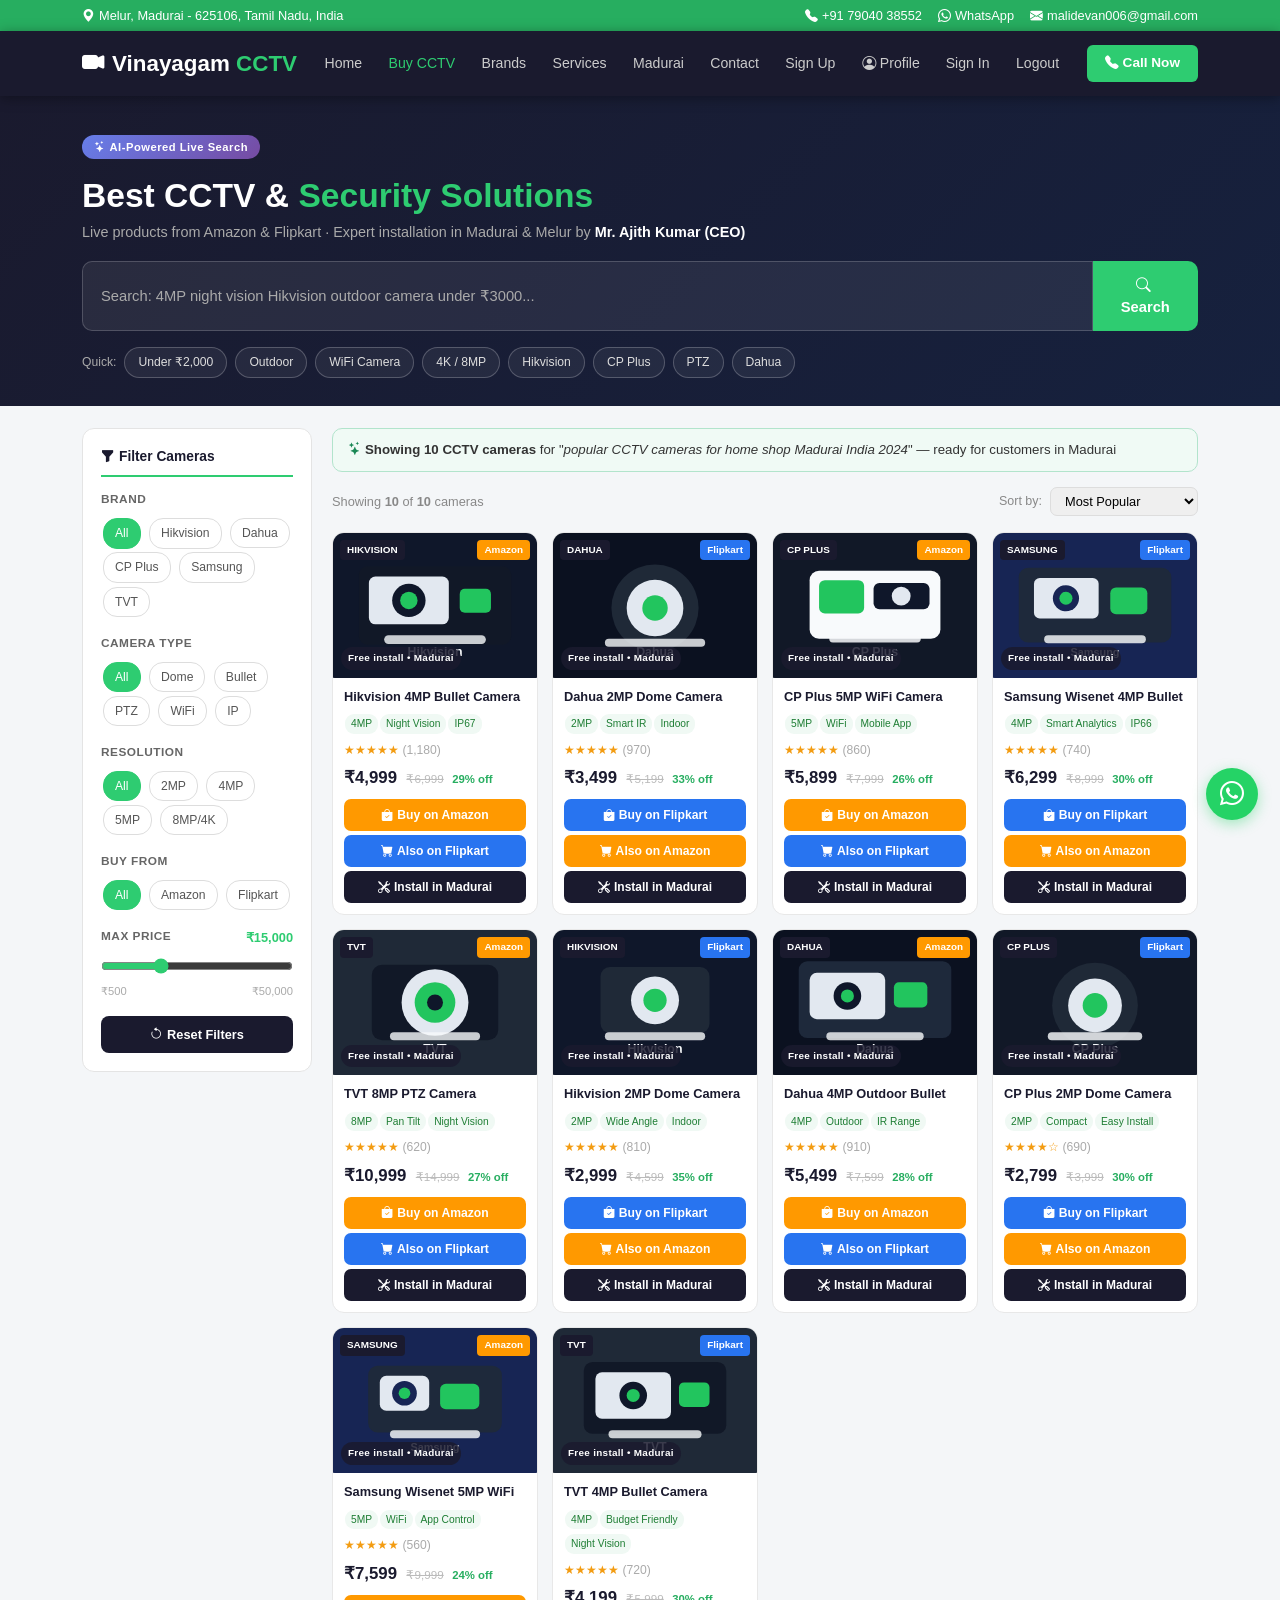
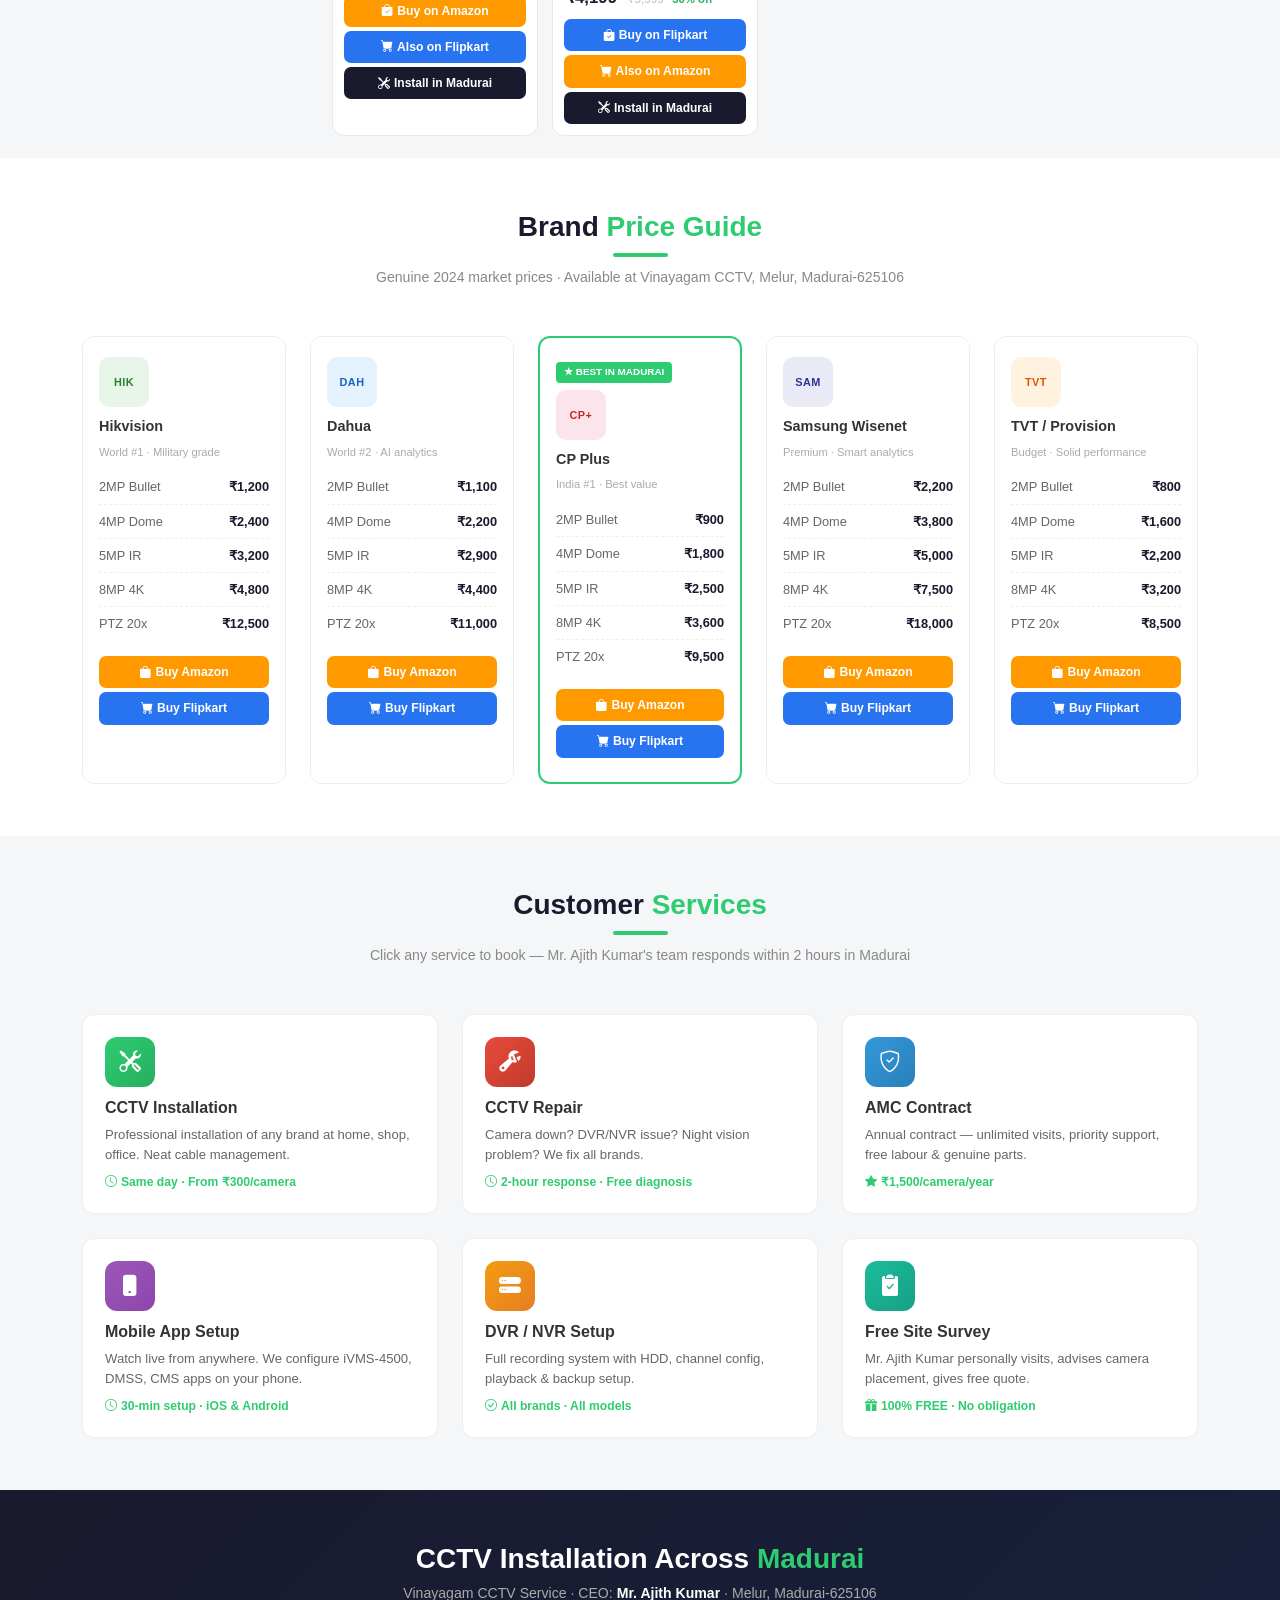
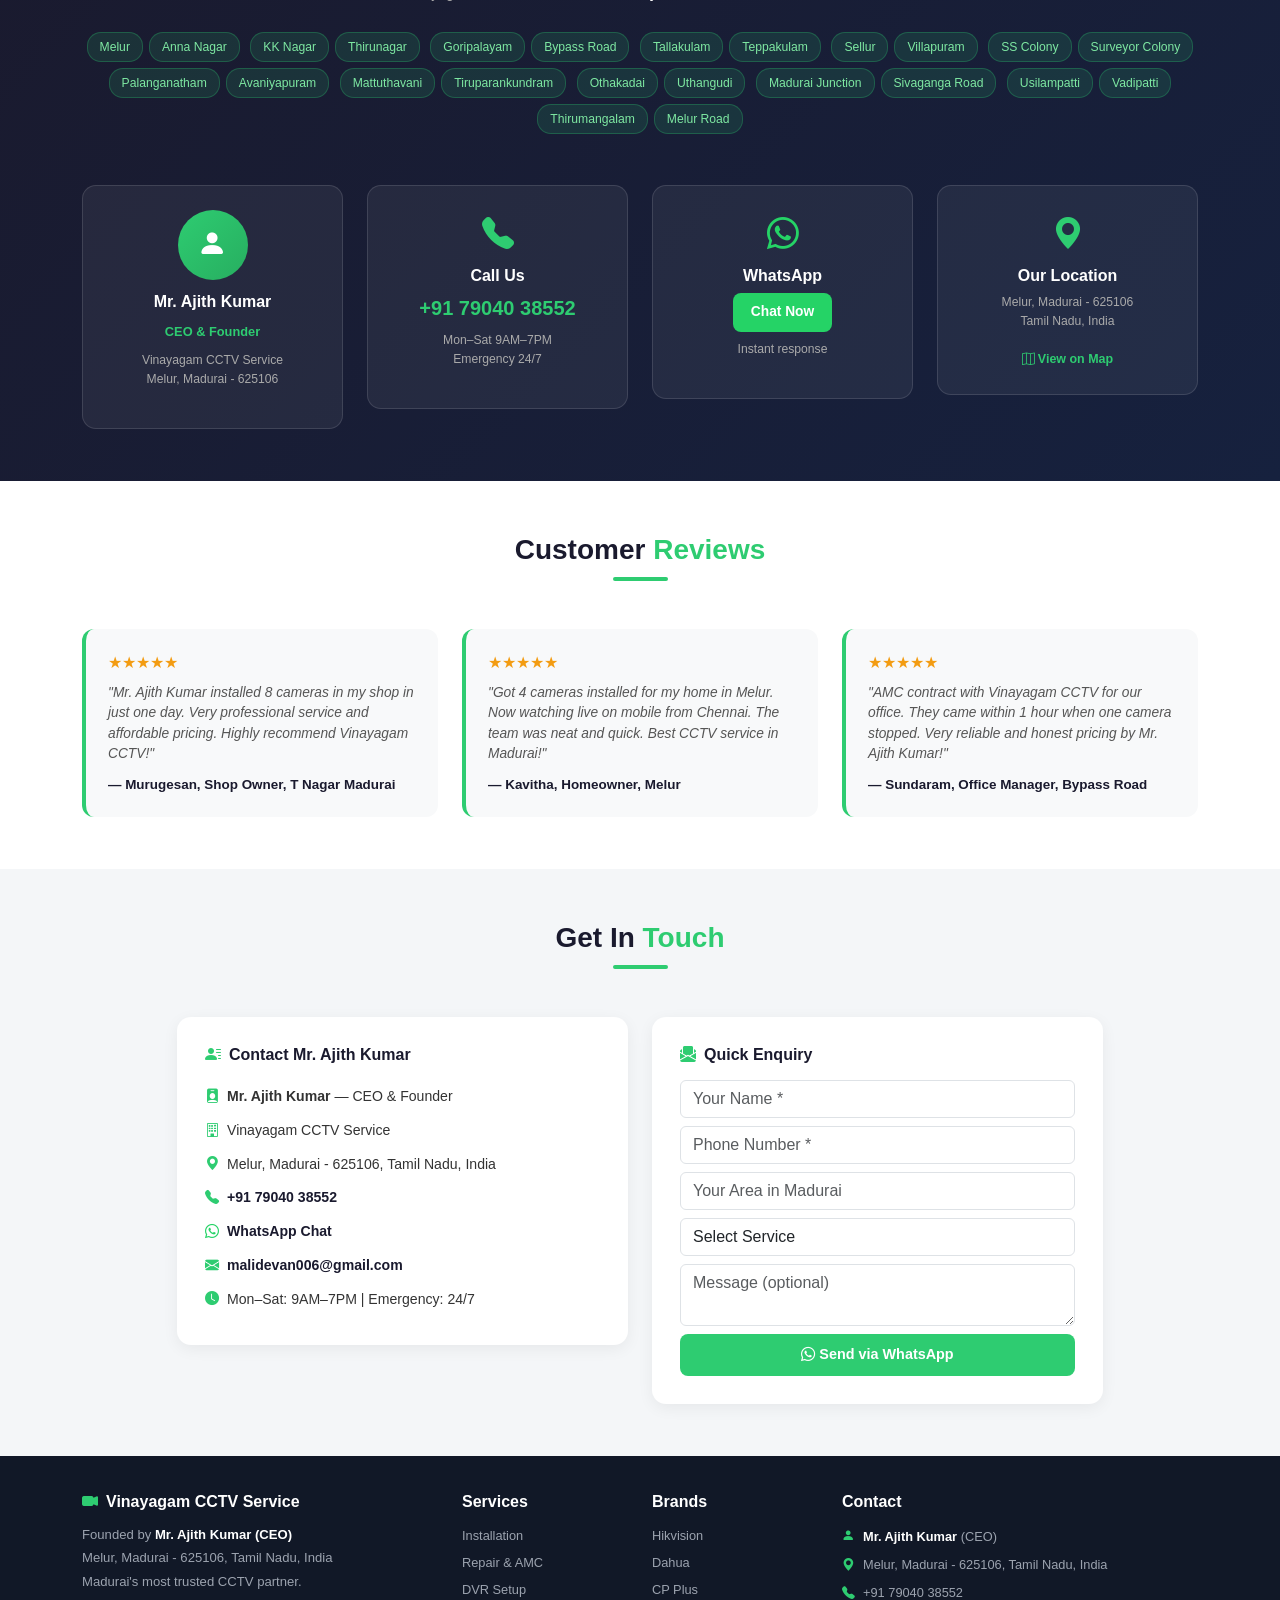
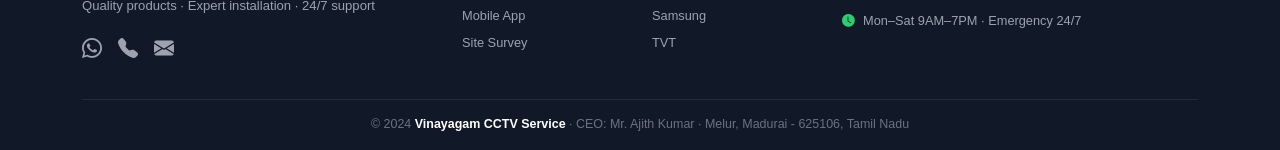
<file: index.html>
<!DOCTYPE html>
<html xmlns:th="http://www.thymeleaf.org" lang="en">
<head>
    <meta charset="UTF-8"/>
    <meta name="viewport" content="width=device-width, initial-scale=1.0"/>
    <title>Vinayagam CCTV Service | Buy CCTV Online | Melur, Madurai</title>
    <link href="https://cdn.jsdelivr.net/npm/bootstrap@5.3.0/dist/css/bootstrap.min.css" rel="stylesheet"/>
    <link href="https://cdn.jsdelivr.net/npm/bootstrap-icons@1.11.0/font/bootstrap-icons.css" rel="stylesheet"/>
    <style>
        :root { --green:#2ecc71; --gd:#27ae60; --dark:#1a1a2e; --dark2:#16213e; }
        *{ box-sizing:border-box; margin:0; padding:0; }
        body{ font-family:'Segoe UI',sans-serif; background:#f4f6f8; color:#333; }

        /* TOP BAR */
        .topbar{ background:var(--gd); color:#fff; font-size:.8rem; padding:6px 0; }
        .topbar a{ color:#fff; text-decoration:none; }

        /* NAV */
        .navbar{ background:var(--dark); padding:14px 0; position:sticky; top:0; z-index:1000; box-shadow:0 2px 12px rgba(0,0,0,.35); }
        .brand{ font-size:1.4rem; font-weight:800; color:#fff; text-decoration:none; }
        .brand span{ color:var(--green); }
        .navlinks a{ color:#ccc; text-decoration:none; margin:0 11px; font-size:.88rem; font-weight:500; transition:color .2s; }
        .navlinks a:hover,.navlinks a.active{ color:var(--green); }
        .callbtn{ background:var(--green); color:#fff; padding:8px 18px; border-radius:6px; text-decoration:none; font-weight:700; font-size:.85rem; transition:background .2s; }
        .callbtn:hover{ background:var(--gd); color:#fff; }

        /* HERO */
        .hero{ background:linear-gradient(135deg,var(--dark),var(--dark2)); padding:38px 0 28px; color:#fff; }
        .aipill{ background:linear-gradient(135deg,#667eea,#764ba2); color:#fff; padding:4px 12px; border-radius:20px; font-size:.7rem; font-weight:700; letter-spacing:.5px; display:inline-block; margin-bottom:10px; }
        .sbox{ background:rgba(255,255,255,.07); border:1.5px solid rgba(255,255,255,.18); border-radius:10px 0 0 10px; color:#fff; padding:13px 18px; font-size:.92rem; width:100%; }
        .sbox::placeholder{ color:#aaa; }
        .sbox:focus{ outline:none; border-color:var(--green); }
        .sbtn{ background:var(--green); color:#fff; border:none; padding:13px 22px; font-weight:700; border-radius:0 10px 10px 0; cursor:pointer; font-size:.92rem; }
        .sbtn:hover{ background:var(--gd); }
        .qchip{ padding:5px 13px; border-radius:16px; border:1px solid rgba(255,255,255,.22); background:rgba(255,255,255,.06); color:#ddd; font-size:.76rem; cursor:pointer; transition:all .2s; }
        .qchip:hover{ background:var(--green); border-color:var(--green); color:#fff; }

        /* LAYOUT */
        .layout{ display:grid; grid-template-columns:230px 1fr; gap:20px; padding:22px 0; }
        @media(max-width:900px){ .layout{ grid-template-columns:1fr; } }

        /* FILTER */
        .fpanel{ background:#fff; border-radius:12px; border:1px solid #e4e4e4; padding:18px; position:sticky; top:74px; height:fit-content; }
        .fhead{ font-weight:700; font-size:.86rem; color:var(--dark); border-bottom:2px solid var(--green); padding-bottom:8px; margin-bottom:14px; }
        .fgrp{ margin-bottom:16px; }
        .flbl{ font-size:.74rem; font-weight:700; color:#666; text-transform:uppercase; letter-spacing:.5px; margin-bottom:7px; }
        .chip{ display:inline-block; padding:5px 11px; border-radius:14px; border:1.5px solid #ddd; font-size:.76rem; cursor:pointer; margin:2px; transition:all .18s; background:#fff; color:#555; }
        .chip.on,.chip:hover{ background:var(--green); color:#fff; border-color:var(--green); }
        .pslider{ width:100%; accent-color:var(--green); margin:5px 0; }
        .rbtn{ width:100%; background:var(--dark); color:#fff; border:none; border-radius:8px; padding:9px; font-size:.8rem; font-weight:600; cursor:pointer; }
        .rbtn:hover{ background:#2c2c54; }
        .pval{ font-size:.8rem; font-weight:700; color:var(--green); }
        .price-range-info{ font-size:.7rem; color:#aaa; margin-top:2px; }
        .loading-note{ color:#888; font-size:.88rem; }

        /* PRODUCTS */
        .rmeta{ font-size:.8rem; color:#888; }
        .pgrid{ display:grid; grid-template-columns:repeat(auto-fill,minmax(195px,1fr)); gap:14px; }
        .pc{ background:#fff; border-radius:12px; border:1px solid #e8e8e8; overflow:hidden; display:flex; flex-direction:column; transition:transform .22s,box-shadow .22s,border-color .22s; }
        .pc:hover{ transform:translateY(-5px); box-shadow:0 10px 24px rgba(46,204,113,.13); border-color:var(--green); }
        .iw{ background:linear-gradient(135deg,#f4fff8 0%,#eef6ff 100%); height:145px; display:flex; align-items:center; justify-content:center; position:relative; overflow:hidden; }
        .iw i{ font-size:3rem; color:#c8d0d8; }
        .product-image{ width:100%; height:100%; object-fit:cover; display:block; }
        .marketing-pill{ position:absolute; left:8px; bottom:8px; background:rgba(26,26,46,.85); color:#fff; font-size:.62rem; padding:4px 7px; border-radius:999px; font-weight:700; letter-spacing:.3px; }
        .bbrand{ position:absolute; top:7px; left:7px; background:var(--dark); color:#fff; font-size:.62rem; padding:3px 7px; border-radius:4px; font-weight:700; }
        .bsrc{ position:absolute; top:7px; right:7px; font-size:.62rem; padding:3px 7px; border-radius:4px; font-weight:700; }
        .samz{ background:#FF9900; color:#fff; }
        .sfk{ background:#2874F0; color:#fff; }
        .cbody{ padding:11px; flex:1; display:flex; flex-direction:column; }
        .ptitle{ font-size:.8rem; font-weight:700; color:var(--dark); line-height:1.3; margin-bottom:5px; }
        .stags{ margin-bottom:6px; }
        .stag{ display:inline-block; background:#f0f9f4; color:#1e7e34; font-size:.64rem; padding:2px 6px; border-radius:9px; margin:1px; }
        .pstars{ color:#f39c12; font-size:.76rem; }
        .pstars span{ color:#aaa; }
        .prow{ margin:6px 0 9px; }
        .pprice{ font-size:1.05rem; font-weight:800; color:var(--dark); }
        .pmrp{ font-size:.73rem; color:#bbb; text-decoration:line-through; margin-left:5px; }
        .pdisc{ font-size:.71rem; color:var(--gd); font-weight:700; margin-left:4px; }
        .bam{ display:block; text-align:center; background:#FF9900; color:#fff; border:none; border-radius:7px; padding:7px 5px; font-size:.76rem; font-weight:700; text-decoration:none; cursor:pointer; margin-bottom:4px; }
        .bam:hover{ background:#e68800; color:#fff; }
        .bfk{ display:block; text-align:center; background:#2874F0; color:#fff; border:none; border-radius:7px; padding:7px 5px; font-size:.76rem; font-weight:700; text-decoration:none; cursor:pointer; margin-bottom:4px; }
        .bfk:hover{ background:#1a5dc8; color:#fff; }
        .bins{ display:block; text-align:center; background:var(--dark); color:#fff; border:none; border-radius:7px; padding:7px 5px; font-size:.75rem; font-weight:600; text-decoration:none; cursor:pointer; }
        .bins:hover{ background:#2c2c54; color:#fff; }

        /* AI BOX */
        .aibox{ background:#f0faf5; border:1.5px solid #b2e4cc; border-radius:10px; padding:11px 15px; margin-bottom:15px; font-size:.83rem; display:none; }

        /* LOADING */
        .ldwrap{ text-align:center; padding:60px 20px; }
        .spin{ width:44px; height:44px; border:4px solid #e0f5ea; border-top:4px solid var(--green); border-radius:50%; animation:spin .75s linear infinite; margin:0 auto 14px; }
        @keyframes spin{ to{ transform:rotate(360deg); } }

        /* SECTION COMMON */
        .secpad{ padding:52px 0; }
        .stitle{ font-size:1.75rem; font-weight:800; color:var(--dark); }
        .sline{ width:55px; height:4px; background:var(--green); border-radius:2px; margin:10px auto; }

        /* BRAND CARDS */
        .bsec{ background:#fff; }
        .bcard{ background:#fff; border-radius:12px; border:1px solid #eee; padding:20px 16px; height:100%; transition:transform .2s,box-shadow .2s; }
        .bcard:hover{ transform:translateY(-4px); box-shadow:0 8px 20px rgba(0,0,0,.07); }
        .bcard.feat{ border:2px solid var(--green); }
        .blog{ width:50px; height:50px; border-radius:10px; display:flex; align-items:center; justify-content:center; font-size:.68rem; font-weight:800; letter-spacing:.5px; margin-bottom:11px; }
        .lhik{ background:#e8f5e9; color:#2e7d32; }
        .ldah{ background:#e3f2fd; color:#1565c0; }
        .lcp{ background:#fce4ec; color:#c62828; }
        .lsam{ background:#e8eaf6; color:#283593; }
        .ltvt{ background:#fff3e0; color:#e65100; }
        .prb{ display:flex; justify-content:space-between; padding:7px 0; border-bottom:1px dashed #eee; font-size:.8rem; }
        .prb:last-of-type{ border:none; }
        .tn{ color:#666; }
        .tp{ font-weight:700; color:var(--dark); }

        /* SERVICE SECTION */
        .ssec{ background:#f4f6f8; }
        .scard{ background:#fff; border-radius:12px; border:1.5px solid #eee; padding:22px; height:100%; cursor:pointer; transition:all .2s; }
        .scard:hover{ border-color:var(--green); box-shadow:0 6px 18px rgba(46,204,113,.12); }
        .sico{ width:50px; height:50px; border-radius:12px; display:flex; align-items:center; justify-content:center; font-size:1.35rem; color:#fff; margin-bottom:11px; }
        .bkform{ background:#fff; border:2px solid var(--green); border-radius:12px; padding:24px; margin-top:20px; display:none; }

        /* MADURAI AREAS */
        .areasec{ background:linear-gradient(135deg,var(--dark),var(--dark2)); padding:52px 0; }
        .abadge{ display:inline-block; padding:5px 12px; background:rgba(46,204,113,.13); color:#7ee8a2; border:1px solid rgba(46,204,113,.28); border-radius:14px; font-size:.76rem; margin:3px; }

        /* FOUNDER CARD */
        .founder-card{ background:rgba(255,255,255,.06); border:1px solid rgba(255,255,255,.12); border-radius:14px; padding:24px; }
        .founder-avatar{ width:70px; height:70px; background:linear-gradient(135deg,var(--green),var(--gd)); border-radius:50%; display:flex; align-items:center; justify-content:center; font-size:1.8rem; color:#fff; margin:0 auto 12px; }
        .chat-btn{ background:#25d366; color:#fff; padding:7px 18px; border-radius:8px; font-weight:700; text-decoration:none; font-size:.82rem; display:inline-block; }

        /* FOOTER */
        .footer{ background:#111827; color:#9ca3af; padding:36px 0 16px; }
        .footer h6{ color:#fff; font-weight:700; margin-bottom:12px; }
        .footer a{ color:#9ca3af; text-decoration:none; }
        .footer a:hover{ color:var(--green); }
        .fbot{ border-top:1px solid rgba(255,255,255,.08); margin-top:26px; padding-top:15px; text-align:center; font-size:.78rem; }

        /* FLOATS */
        .wafloat{ position:fixed; bottom:80px; right:22px; background:#25d366; color:#fff; border-radius:50%; width:52px; height:52px; display:flex; align-items:center; justify-content:center; font-size:1.5rem; z-index:999; box-shadow:0 4px 14px rgba(37,211,102,.4); text-decoration:none; }
        .wafloat:hover{ color:#fff; transform:scale(1.08); }
        .stbtn{ position:fixed; bottom:22px; right:22px; background:var(--green); color:#fff; border:none; border-radius:50%; width:44px; height:44px; font-size:1.1rem; cursor:pointer; z-index:998; display:none; box-shadow:0 3px 12px rgba(46,204,113,.35); }

        /* TESTIMONIALS */
        .tsec{ background:#fff; }
        .tcard{ background:#f8f9fa; border-radius:12px; padding:22px; border-left:4px solid var(--green); }
        .tcard p{ font-style:italic; color:#555; font-size:.86rem; margin-bottom:10px; }
        .tname{ font-weight:700; color:var(--dark); font-size:.84rem; }

        .hero-title{ font-size:2.1rem; font-weight:800; margin:7px 0 5px; }
        .hero-subtitle{ color:#aaa; font-size:.9rem; margin-bottom:18px; }
        .hero-strong{ color:#fff; }
        .quick-label{ color:#aaa; font-size:.76rem; align-self:center; }
        .filter-price-value{ font-size:.8rem; font-weight:700; color:var(--green); }
        .price-range-info{ font-size:.7rem; color:#aaa; margin-top:2px; }
        .loading-message{ color:#888; font-size:.88rem; }
        .sort-label{ font-size:.78rem; color:#888; }
        .section-copy{ color:#888; margin-top:6px; font-size:.88rem; }
        .brand-accent{ color:var(--green); }
        .brand-card-title{ font-weight:800; font-size:.9rem; }
        .brand-card-copy{ font-size:.7rem; color:#aaa; margin-bottom:10px; }
        .best-brand-badge{ background:var(--green); color:#fff; font-size:.62rem; font-weight:800; padding:3px 8px; border-radius:4px; display:inline-block; margin-bottom:7px; }
        .service-subtitle{ color:#888; font-size:.88rem; margin-top:6px; }
        .service-description{ font-size:.82rem; color:#666; margin-bottom:8px; }
        .service-meta{ font-size:.76rem; color:var(--green); font-weight:600; }
        .service-icon-install{ background:linear-gradient(135deg,#2ecc71,#27ae60); }
        .service-icon-repair{ background:linear-gradient(135deg,#e74c3c,#c0392b); }
        .service-icon-amc{ background:linear-gradient(135deg,#3498db,#2980b9); }
        .service-icon-app{ background:linear-gradient(135deg,#9b59b6,#8e44ad); }
        .service-icon-storage{ background:linear-gradient(135deg,#f39c12,#e67e22); }
        .service-icon-survey{ background:linear-gradient(135deg,#1abc9c,#16a085); }
        .booking-title{ font-weight:700; color:var(--dark); margin-bottom:16px; }
        .booking-action{ background:var(--green); color:#fff; border:none; border-radius:8px; padding:9px 20px; font-weight:700; cursor:pointer; }
        .booking-whatsapp{ background:#25d366; color:#fff; padding:9px 18px; border-radius:8px; font-weight:700; text-decoration:none; font-size:.86rem; }
        .booking-close{ background:none; border:none; color:#aaa; font-size:1.5rem; cursor:pointer; line-height:1; }
        .section-heading{ font-size:1.75rem; font-weight:800; color:#fff; }
        .section-subtitle{ color:#aaa; margin-top:8px; font-size:.88rem; }
        .info-card{ background:#fff; border-radius:14px; padding:28px; box-shadow:0 4px 16px rgba(0,0,0,.06); }
        .info-card-title{ font-weight:700; margin-bottom:16px; color:var(--dark); }
        .info-card-list{ line-height:2.4; font-size:.88rem; }
        .contact-link{ color:var(--dark); text-decoration:none; font-weight:600; }
        .contact-icon{ color:var(--green); }
        .contact-action{ background:var(--green); color:#fff; border:none; border-radius:8px; padding:10px; font-weight:700; cursor:pointer; font-size:.9rem; }
        .site-footer{ background:#111827; color:#9ca3af; padding:36px 0 16px; }
        .footer-intro{ font-size:.82rem; line-height:1.8; }
        .footer-list{ list-style:none; padding:0; font-size:.8rem; line-height:2.1; }
        .footer-contact{ font-size:.8rem; line-height:2.2; }
        .footer-copy{ color:#6b7280; }
        .review-stars{ color:#f39c12; margin-bottom:8px; }
        .whatsapp-icon{ color:#25d366; }
        .social-link{ color:inherit; }
        .social-link:hover{ color:var(--green); }
        .footer-social-link{ color:#9ca3af; text-decoration:none; }
        .footer-social-link:hover{ color:var(--green); }
        .review-heading{ color:var(--green); }
        .empty-state{ grid-column:1/-1; text-align:center; padding:50px; color:#aaa; }
        .empty-state-icon{ font-size:2.5rem; }
        .retry-btn{ background:var(--green); color:#fff; border:none; padding:9px 22px; border-radius:8px; font-weight:700; cursor:pointer; margin-top:8px; }
        .founder-name{ color:#fff; font-weight:700; }
        .founder-role{ color:var(--green); font-size:.8rem; font-weight:600; }
        .founder-copy{ color:#aaa; font-size:.76rem; margin-top:8px; }
        .founder-icon{ font-size:2rem; color:var(--green); }
        .founder-contact-link{ color:var(--green); font-size:.78rem; font-weight:600; text-decoration:none; }
        .founder-contact-copy{ color:#aaa; font-size:.76rem; margin-top:8px; }
        .book-link{ color:var(--green); }

        select{ border:1px solid #ddd; border-radius:7px; font-size:.8rem; padding:5px 10px; }
    </style>
</head>
<body>

<!-- TOP BAR -->
<div class="topbar">
    <div class="container d-flex justify-content-between flex-wrap gap-1">
        <div><i class="bi bi-geo-alt-fill me-1"></i>Melur, Madurai - 625106, Tamil Nadu, India</div>
        <div class="d-flex gap-3 flex-wrap">
            <a href="tel:+7904038552"><i class="bi bi-telephone-fill me-1"></i>+91 79040 38552</a>
            <a rel="noopener noreferrer" href="https://wa.me/7904038552" target="_blank"><i class="bi bi-whatsapp me-1"></i>WhatsApp</a>
            <a href="mailto:malidevan006@gmail.com"><i class="bi bi-envelope-fill me-1"></i>malidevan006@gmail.com</a>
        </div>
    </div>
</div>

<!-- NAVBAR -->
<nav class="navbar">
    <div class="container d-flex justify-content-between align-items-center">
        <a href="#" class="brand"><i class="bi bi-camera-video-fill me-2"></i>Vinayagam <span>CCTV</span></a>
        <div class="navlinks d-none d-md-block">
            <a href="#home">Home</a>
            <a href="#products" class="active">Buy CCTV</a>
            <a href="#brands">Brands</a>
            <a href="#services">Services</a>
            <a href="#madurai">Madurai</a>
            <a href="#contact">Contact</a>
            <a th:if="${session.customerId == null}" href="/signup">Sign Up</a>
            <a th:if="${session.customerId != null}" href="/profile">
                <i class="bi bi-person-circle me-1"></i>Profile
            </a>
            <a th:if="${session.customerId == null}" href="/signin">Sign In</a>
            <a th:if="${session.customerId != null}" href="/logout">Logout</a>
        </div>
        <a href="tel:+7904038552" class="callbtn d-none d-md-inline-block">
            <i class="bi bi-telephone-fill me-1"></i>Call Now
        </a>
    </div>
</nav>

<!-- HERO -->
<div class="hero" id="home">
    <div class="container">
        <div class="aipill"><i class="bi bi-stars me-1"></i>AI-Powered Live Search</div>
        <h1 class="hero-title">
            Best CCTV &amp; <span class="brand-accent">Security Solutions</span>
        </h1>
        <p class="hero-subtitle">
            Live products from Amazon &amp; Flipkart · Expert installation in Madurai &amp; Melur by <strong class="hero-strong">Mr. Ajith Kumar (CEO)</strong>
        </p>
        <div class="d-flex">
            <input type="text" class="sbox" id="sinput"
                   placeholder="Search: 4MP night vision Hikvision outdoor camera under ₹3000..."
                   onkeydown="if(event.key==='Enter') doSearch()"/>
            <button class="sbtn" onclick="doSearch()"><i class="bi bi-search me-1"></i>Search</button>
        </div>
        <div class="mt-3 d-flex flex-wrap gap-2">
            <span class="quick-label">Quick:</span>
            <button class="qchip" onclick="qs('best budget CCTV camera under 2000 India')">Under ₹2,000</button>
            <button class="qchip" onclick="qs('outdoor weatherproof bullet camera India')">Outdoor</button>
            <button class="qchip" onclick="qs('WiFi wireless home CCTV camera India')">WiFi Camera</button>
            <button class="qchip" onclick="qs('4K 8MP CCTV camera high resolution India')">4K / 8MP</button>
            <button class="qchip" onclick="qs('Hikvision CCTV camera India best price')">Hikvision</button>
            <button class="qchip" onclick="qs('CP Plus CCTV camera best price India')">CP Plus</button>
            <button class="qchip" onclick="qs('PTZ pan tilt zoom CCTV camera India')">PTZ</button>
            <button class="qchip" onclick="qs('Dahua CCTV camera India')">Dahua</button>
        </div>
    </div>
</div>

<!-- PRODUCTS SECTION -->
<div class="container" id="products">
    <div class="layout">

        <!-- FILTER PANEL -->
        <div>
            <div class="fpanel">
                <div class="fhead"><i class="bi bi-funnel-fill me-1"></i>Filter Cameras</div>

                <div class="fgrp">
                    <div class="flbl">Brand</div>
                    <span class="chip on" data-f="brand" data-v="all" onclick="fc(this)">All</span>
                    <span class="chip" data-f="brand" data-v="hikvision" onclick="fc(this)">Hikvision</span>
                    <span class="chip" data-f="brand" data-v="dahua" onclick="fc(this)">Dahua</span>
                    <span class="chip" data-f="brand" data-v="cp plus" onclick="fc(this)">CP Plus</span>
                    <span class="chip" data-f="brand" data-v="samsung" onclick="fc(this)">Samsung</span>
                    <span class="chip" data-f="brand" data-v="tvt" onclick="fc(this)">TVT</span>
                </div>

                <div class="fgrp">
                    <div class="flbl">Camera Type</div>
                    <span class="chip on" data-f="type" data-v="all" onclick="fc(this)">All</span>
                    <span class="chip" data-f="type" data-v="dome" onclick="fc(this)">Dome</span>
                    <span class="chip" data-f="type" data-v="bullet" onclick="fc(this)">Bullet</span>
                    <span class="chip" data-f="type" data-v="ptz" onclick="fc(this)">PTZ</span>
                    <span class="chip" data-f="type" data-v="wifi" onclick="fc(this)">WiFi</span>
                    <span class="chip" data-f="type" data-v="ip" onclick="fc(this)">IP</span>
                </div>

                <div class="fgrp">
                    <div class="flbl">Resolution</div>
                    <span class="chip on" data-f="mp" data-v="all" onclick="fc(this)">All</span>
                    <span class="chip" data-f="mp" data-v="2mp" onclick="fc(this)">2MP</span>
                    <span class="chip" data-f="mp" data-v="4mp" onclick="fc(this)">4MP</span>
                    <span class="chip" data-f="mp" data-v="5mp" onclick="fc(this)">5MP</span>
                    <span class="chip" data-f="mp" data-v="8mp" onclick="fc(this)">8MP/4K</span>
                </div>

                <div class="fgrp">
                    <div class="flbl">Buy From</div>
                    <span class="chip on" data-f="src" data-v="all" onclick="fc(this)">All</span>
                    <span class="chip" data-f="src" data-v="amazon" onclick="fc(this)">Amazon</span>
                    <span class="chip" data-f="src" data-v="flipkart" onclick="fc(this)">Flipkart</span>
                </div>

                <div class="fgrp">
                    <div class="d-flex justify-content-between">
                        <div class="flbl">Max Price</div>
                        <span id="pval" class="filter-price-value">₹15,000</span>
                    </div>
                    <label for="prange" class="visually-hidden">Maximum price filter</label>
                    <input type="range" class="pslider" min="500" max="50000" step="500"
                           value="15000" id="prange" oninput="pchange(this.value)" title="Maximum price" aria-label="Maximum price slider"/>
                    <div class="d-flex justify-content-between price-range-info">
                        <span>₹500</span><span>₹50,000</span>
                    </div>
                </div>

                <button class="rbtn" onclick="resetAll()">
                    <i class="bi bi-arrow-counterclockwise me-1"></i>Reset Filters
                </button>
            </div>
        </div>

        <!-- PRODUCTS AREA -->
        <div>
            <div id="aibox" class="aibox">
                <i class="bi bi-stars text-success me-1"></i><span id="aimsg"></span>
            </div>

            <div id="ldiv" class="ldwrap d-none">
                <div class="spin"></div>
                <p class="loading-message">AI is fetching live camera data from Amazon &amp; Flipkart…</p>
            </div>

            <div id="parea">
                <div class="d-flex justify-content-between align-items-center mb-3 flex-wrap gap-2">
                    <div class="rmeta" id="rmeta">Loading products…</div>
                    <div class="d-flex align-items-center gap-2">
                        <span class="sort-label">Sort by:</span>
                       
                          <select id="sortsel" onchange="doSort()" title="Sort products">
                            <option value="pop">Most Popular</option>
                            <option value="low">Price: Low → High</option>
                            <option value="high">Price: High → Low</option>
                            <option value="rate">Best Rated</option>
                            <option value="disc">Max Discount</option>
                        </select>
                    </div>
                </div>
                <div class="pgrid" id="pgrid"></div>
            </div>
        </div>
    </div>
</div>

<!-- BRAND PRICE GUIDE -->
<section class="secpad bsec" id="brands">
    <div class="container">
        <div class="text-center mb-5">
            <h2 class="stitle">Brand <span class="brand-accent">Price Guide</span></h2>
            <div class="sline"></div>
            <p class="section-copy">
                Genuine 2024 market prices · Available at Vinayagam CCTV, Melur, Madurai-625106
            </p>
        </div>
        <div class="row g-4">
            <div class="col-6 col-lg">
                <div class="bcard">
                    <div class="blog lhik">HIK</div>
                    <h6 class="brand-card-title">Hikvision</h6>
                    <p class="brand-card-copy">World #1 · Military grade</p>
                    <div class="prb"><span class="tn">2MP Bullet</span><span class="tp">₹1,200</span></div>
                    <div class="prb"><span class="tn">4MP Dome</span><span class="tp">₹2,400</span></div>
                    <div class="prb"><span class="tn">5MP IR</span><span class="tp">₹3,200</span></div>
                    <div class="prb"><span class="tn">8MP 4K</span><span class="tp">₹4,800</span></div>
                    <div class="prb"><span class="tn">PTZ 20x</span><span class="tp">₹12,500</span></div>
                    <a href="https://www.amazon.in/s?k=hikvision+cctv+camera" target="_blank" rel="noopener" class="bam mt-3"><i class="bi bi-bag-fill me-1"></i>Buy Amazon</a>
                    <a  href="https://www.flipkart.com/search?q=hikvision+cctv" target="_blank" rel="noopener" class="bfk"><i class="bi bi-cart-fill me-1"></i>Buy Flipkart</a>
                </div>
            </div>
            <div class="col-6 col-lg">
                <div class="bcard">
                    <div class="blog ldah">DAH</div>
                    <h6 class="brand-card-title">Dahua</h6>
                    <p class="brand-card-copy">World #2 · AI analytics</p>
                    <div class="prb"><span class="tn">2MP Bullet</span><span class="tp">₹1,100</span></div>
                    <div class="prb"><span class="tn">4MP Dome</span><span class="tp">₹2,200</span></div>
                    <div class="prb"><span class="tn">5MP IR</span><span class="tp">₹2,900</span></div>
                    <div class="prb"><span class="tn">8MP 4K</span><span class="tp">₹4,400</span></div>
                    <div class="prb"><span class="tn">PTZ 20x</span><span class="tp">₹11,000</span></div>
                    <a href="https://www.amazon.in/s?k=dahua+cctv+camera" target="_blank" rel="noopener" class="bam mt-3"><i class="bi bi-bag-fill me-1"></i>Buy Amazon</a>
                    <a href="https://www.flipkart.com/search?q=dahua+cctv" target="_blank" rel="noopener" class="bfk"><i class="bi bi-cart-fill me-1"></i>Buy Flipkart</a>
                </div>
            </div>
            <div class="col-6 col-lg">
                <div class="bcard feat">
                    <span class="best-brand-badge">★ BEST IN MADURAI</span>
                    <div class="blog lcp">CP+</div>
                    <h6 class="brand-card-title">CP Plus</h6>
                    <p class="brand-card-copy">India #1 · Best value</p>
                    <div class="prb"><span class="tn">2MP Bullet</span><span class="tp">₹900</span></div>
                    <div class="prb"><span class="tn">4MP Dome</span><span class="tp">₹1,800</span></div>
                    <div class="prb"><span class="tn">5MP IR</span><span class="tp">₹2,500</span></div>
                    <div class="prb"><span class="tn">8MP 4K</span><span class="tp">₹3,600</span></div>
                    <div class="prb"><span class="tn">PTZ 20x</span><span class="tp">₹9,500</span></div>
                    <a href="https://www.amazon.in/s?k=cp+plus+cctv+camera" target="_blank" rel="noopener" class="bam mt-3"><i class="bi bi-bag-fill me-1"></i>Buy Amazon</a>
                    <a href="https://www.flipkart.com/search?q=cp+plus+cctv" target="_blank" rel="noopener" class="bfk"><i class="bi bi-cart-fill me-1"></i>Buy Flipkart</a>
                </div>
            </div>
            <div class="col-6 col-lg">
                <div class="bcard">
                    <div class="blog lsam">SAM</div>
                    <h6 class="brand-card-title">Samsung Wisenet</h6>
                    <p class="brand-card-copy">Premium · Smart analytics</p>
                    <div class="prb"><span class="tn">2MP Bullet</span><span class="tp">₹2,200</span></div>
                    <div class="prb"><span class="tn">4MP Dome</span><span class="tp">₹3,800</span></div>
                    <div class="prb"><span class="tn">5MP IR</span><span class="tp">₹5,000</span></div>
                    <div class="prb"><span class="tn">8MP 4K</span><span class="tp">₹7,500</span></div>
                    <div class="prb"><span class="tn">PTZ 20x</span><span class="tp">₹18,000</span></div>
                    <a href="https://www.amazon.in/s?k=samsung+wisenet+cctv" target="_blank" rel="noopener" class="bam mt-3"><i class="bi bi-bag-fill me-1"></i>Buy Amazon</a>
                    <a href="https://www.flipkart.com/search?q=samsung+wisenet+cctv" target="_blank" rel="noopener" class="bfk"><i class="bi bi-cart-fill me-1"></i>Buy Flipkart</a>
                </div>
            </div>
            <div class="col-6 col-lg">
                <div class="bcard">
                    <div class="blog ltvt">TVT</div>
                    <h6 class="brand-card-title">TVT / Provision</h6>
                    <p class="brand-card-copy">Budget · Solid performance</p>
                    <div class="prb"><span class="tn">2MP Bullet</span><span class="tp">₹800</span></div>
                    <div class="prb"><span class="tn">4MP Dome</span><span class="tp">₹1,600</span></div>
                    <div class="prb"><span class="tn">5MP IR</span><span class="tp">₹2,200</span></div>
                    <div class="prb"><span class="tn">8MP 4K</span><span class="tp">₹3,200</span></div>
                    <div class="prb"><span class="tn">PTZ 20x</span><span class="tp">₹8,500</span></div>
                    <a href="https://www.amazon.in/s?k=tvt+cctv+camera" target="_blank" rel="noopener" class="bam mt-3"><i class="bi bi-bag-fill me-1"></i>Buy Amazon</a>
                    <a href="https://www.flipkart.com/search?q=tvt+cctv+camera" target="_blank" rel="noopener" class="bfk"><i class="bi bi-cart-fill me-1"></i>Buy Flipkart</a>
                </div>
            </div>
        </div>
    </div>
</section>

<!-- CUSTOMER SERVICES -->
<section class="secpad ssec" id="services">
    <div class="container">
        <div class="text-center mb-5">
            <h2 class="stitle">Customer <span class="brand-accent">Services</span></h2>
            <div class="sline"></div>
            <p class="service-subtitle">Click any service to book — Mr. Ajith Kumar's team responds within 2 hours in Madurai</p>
        </div>
        <div class="row g-4">
            <div class="col-md-6 col-lg-4">
                <div class="scard" onclick="bookSvc('CCTV Installation')">
                    <div class="sico service-icon-install"><i class="bi bi-tools"></i></div>
                    <h6 class="fw-bold">CCTV Installation</h6>
                    <p class="service-description">Professional installation of any brand at home, shop, office. Neat cable management.</p>
                    <div class="service-meta"><i class="bi bi-clock me-1"></i>Same day · From ₹300/camera</div>
                </div>
            </div>
            <div class="col-md-6 col-lg-4">
                <div class="scard" onclick="bookSvc('CCTV Repair')">
                    <div class="sico service-icon-repair"><i class="bi bi-wrench-adjustable"></i></div>
                    <h6 class="fw-bold">CCTV Repair</h6>
                    <p class="service-description">Camera down? DVR/NVR issue? Night vision problem? We fix all brands.</p>
                    <div class="service-meta"><i class="bi bi-clock me-1"></i>2-hour response · Free diagnosis</div>
                </div>
            </div>
            <div class="col-md-6 col-lg-4">
                <div class="scard" onclick="bookSvc('Annual Maintenance Contract (AMC)')">
                    <div class="sico service-icon-amc"><i class="bi bi-shield-check"></i></div>
                    <h6 class="fw-bold">AMC Contract</h6>
                    <p class="service-description">Annual contract — unlimited visits, priority support, free labour &amp; genuine parts.</p>
                    <div class="service-meta"><i class="bi bi-star-fill me-1"></i>₹1,500/camera/year</div>
                </div>
            </div>
            <div class="col-md-6 col-lg-4">
                <div class="scard" onclick="bookSvc('Mobile App Remote Viewing Setup')">
                    <div class="sico service-icon-app"><i class="bi bi-phone-fill"></i></div>
                    <h6 class="fw-bold">Mobile App Setup</h6>
                    <p class="service-description">Watch live from anywhere. We configure iVMS-4500, DMSS, CMS apps on your phone.</p>
                    <div class="service-meta"><i class="bi bi-clock me-1"></i>30-min setup · iOS &amp; Android</div>
                </div>
            </div>
            <div class="col-md-6 col-lg-4">
                <div class="scard" onclick="bookSvc('DVR / NVR Setup')">
                    <div class="sico service-icon-storage"><i class="bi bi-hdd-stack-fill"></i></div>
                    <h6 class="fw-bold">DVR / NVR Setup</h6>
                    <p class="service-description">Full recording system with HDD, channel config, playback &amp; backup setup.</p>
                    <div class="service-meta"><i class="bi bi-check-circle me-1"></i>All brands · All models</div>
                </div>
            </div>
            <div class="col-md-6 col-lg-4">
                <div class="scard" onclick="bookSvc('Free Site Survey &amp; Quotation')">
                    <div class="sico service-icon-survey"><i class="bi bi-clipboard2-check-fill"></i></div>
                    <h6 class="fw-bold">Free Site Survey</h6>
                    <p class="service-description">Mr. Ajith Kumar personally visits, advises camera placement, gives free quote.</p>
                    <div class="service-meta"><i class="bi bi-gift-fill me-1"></i>100% FREE · No obligation</div>
                </div>
            </div>
        </div>

        <!-- BOOKING FORM -->
        <div id="bkform" class="bkform">
            <h6 id="bktitle" class="booking-title"></h6>
            <div class="row g-3">
                <div class="col-md-4"><input type="text" class="form-control" id="bkn" placeholder="Your Name *"/></div>
                <div class="col-md-4"><input type="tel" class="form-control" id="bkp" placeholder="Phone Number *"/></div>
                <div class="col-md-4"><input type="text" class="form-control" id="bka" placeholder="Area in Madurai *"/></div>
                <div class="col-12"><textarea class="form-control" id="bkm" rows="2" placeholder="Extra details (optional)"></textarea></div>
                <div class="col-12 d-flex flex-wrap gap-2 align-items-center">
                    <button onclick="submitBk()" class="booking-action">
                        <i class="bi bi-check-circle me-1"></i>Confirm Booking
                    </button>
                    <a id="walink" href="#" target="_blank" class="booking-whatsapp">
                        <i class="bi bi-whatsapp me-1"></i>Book via WhatsApp
                    </a>
                    <button onclick="document.getElementById('bkform').style.display='none'" class="booking-close">&times;</button>
                </div>
            </div>
        </div>
    </div>
</section>

<!-- MADURAI INSTALLATION -->
<section class="areasec" id="madurai">
    <div class="container">
        <div class="text-center mb-4">
            <h2 class="section-heading">
                CCTV Installation Across <span class="brand-accent">Madurai</span>
            </h2>
            <p class="section-subtitle">
                Vinayagam CCTV Service · CEO: <strong class="hero-strong">Mr. Ajith Kumar</strong> · Melur, Madurai-625106
            </p>
        </div>
        <div class="text-center mb-5">
            <span class="abadge">Melur</span><span class="abadge">Anna Nagar</span>
            <span class="abadge">KK Nagar</span><span class="abadge">Thirunagar</span>
            <span class="abadge">Goripalayam</span><span class="abadge">Bypass Road</span>
            <span class="abadge">Tallakulam</span><span class="abadge">Teppakulam</span>
            <span class="abadge">Sellur</span><span class="abadge">Villapuram</span>
            <span class="abadge">SS Colony</span><span class="abadge">Surveyor Colony</span>
            <span class="abadge">Palanganatham</span><span class="abadge">Avaniyapuram</span>
            <span class="abadge">Mattuthavani</span><span class="abadge">Tiruparankundram</span>
            <span class="abadge">Othakadai</span><span class="abadge">Uthangudi</span>
            <span class="abadge">Madurai Junction</span><span class="abadge">Sivaganga Road</span>
            <span class="abadge">Usilampatti</span><span class="abadge">Vadipatti</span>
            <span class="abadge">Thirumangalam</span><span class="abadge">Melur Road</span>
        </div>

        <!-- FOUNDER + CONTACT CARDS -->
        <div class="row g-4 justify-content-center">
            <div class="col-md-3 text-center">
                <div class="founder-card">
                    <div class="founder-avatar"><i class="bi bi-person-fill"></i></div>
                    <h6 class="founder-name">Mr. Ajith Kumar</h6>
                    <span class="founder-role">CEO &amp; Founder</span>
                    <p class="founder-copy">Vinayagam CCTV Service<br/>Melur, Madurai - 625106</p>
                </div>
            </div>
            <div class="col-md-3 text-center">
                <div class="founder-card">
                    <i class="bi bi-telephone-fill founder-icon"></i>
                    <h6 class="founder-name mt-2">Call Us</h6>
                    <a href="tel:+917904038552" class="book-link fw-bold fs-5 text-decoration-none">+91 79040 38552</a>
                    <p class="founder-copy">Mon–Sat 9AM–7PM<br/>Emergency 24/7</p>
                </div>
            </div>
            <div class="col-md-3 text-center">
                <div class="founder-card">
                    <i class="bi bi-whatsapp whatsapp-icon fs-2"></i>
                    <h6 class="founder-name mt-2">WhatsApp</h6>
                    <a href="https://wa.me/917904038552?text=Hi Mr. Ajith Kumar, I need CCTV service in Madurai." target="_blank" rel="noopener noreferrer"
                       class="booking-whatsapp d-inline-block">
                        Chat Now
                    </a>
                    <p class="founder-copy">Instant response</p>
                </div>
            </div>
            <div class="col-md-3 text-center">
                <div class="founder-card">
                    <i class="bi bi-geo-alt-fill founder-icon"></i>
                    <h6 class="founder-name mt-2">Our Location</h6>
                    <p class="founder-copy">Melur, Madurai - 625106<br/>Tamil Nadu, India</p>
                    <a href="https://maps.google.com/?q=Melur+Madurai+625106" target="_blank" rel="noopener noreferrer"
                       class="founder-contact-link">
                        <i class="bi bi-map me-1"></i>View on Map
                    </a>
                </div>
            </div>
        </div>
    </div>
</section>

<!-- TESTIMONIALS -->
<section class="secpad tsec">
    <div class="container">
        <div class="text-center mb-5">
            <h2 class="stitle">Customer <span class="review-heading">Reviews</span></h2>
            <div class="sline"></div>
        </div>
        <div class="row g-4">
            <div class="col-md-4">
                <div class="tcard">
                    <div class="review-stars">★★★★★</div>
                    <p>"Mr. Ajith Kumar installed 8 cameras in my shop in just one day. Very professional service and affordable pricing. Highly recommend Vinayagam CCTV!"</p>
                    <div class="tname">— Murugesan, Shop Owner, T Nagar Madurai</div>
                </div>
            </div>
            <div class="col-md-4">
                <div class="tcard">
                    <div class="review-stars">★★★★★</div>
                    <p>"Got 4 cameras installed for my home in Melur. Now watching live on mobile from Chennai. The team was neat and quick. Best CCTV service in Madurai!"</p>
                    <div class="tname">— Kavitha, Homeowner, Melur</div>
                </div>
            </div>
            <div class="col-md-4">
                <div class="tcard">
                    <div class="review-stars">★★★★★</div>
                    <p>"AMC contract with Vinayagam CCTV for our office. They came within 1 hour when one camera stopped. Very reliable and honest pricing by Mr. Ajith Kumar!"</p>
                    <div class="tname">— Sundaram, Office Manager, Bypass Road</div>
                </div>
            </div>
        </div>
    </div>
</section>

<!-- CONTACT SECTION -->
<section class="secpad" id="contact">
    <div class="container">
        <div class="text-center mb-5">
            <h2 class="stitle">Get In <span class="brand-accent">Touch</span></h2>
            <div class="sline"></div>
        </div>
        <div class="row g-4 justify-content-center">
            <div class="col-md-5">
                <div class="info-card">
                    <h6 class="info-card-title">
                        <i class="bi bi-person-lines-fill me-2 contact-icon"></i>Contact Mr. Ajith Kumar
                    </h6>
                    <div class="info-card-list">
                        <div><i class="bi bi-person-badge-fill me-2 contact-icon"></i><strong>Mr. Ajith Kumar</strong> — CEO &amp; Founder</div>
                        <div><i class="bi bi-building me-2 contact-icon"></i>Vinayagam CCTV Service</div>
                        <div><i class="bi bi-geo-alt-fill me-2 contact-icon"></i>Melur, Madurai - 625106, Tamil Nadu, India</div>
                        <div><i class="bi bi-telephone-fill me-2 contact-icon"></i><a href="tel:+917904038552" class="contact-link">+91 79040 38552</a></div>
                        <div><i class="bi bi-whatsapp me-2 whatsapp-icon"></i><a href="https://wa.me/7904038552" target="_blank" rel="noopener noreferrer" class="contact-link">WhatsApp Chat</a></div>
                        <div><i class="bi bi-envelope-fill me-2 contact-icon"></i><a href="mailto:malidevan006@gmail.com" class="contact-link">malidevan006@gmail.com</a></div>
                        <div><i class="bi bi-clock-fill me-2 contact-icon"></i>Mon–Sat: 9AM–7PM | Emergency: 24/7</div>
                    </div>
                </div>
            </div>
            <div class="col-md-5">
                <div class="info-card">
                    <h6 class="info-card-title">
                        <i class="bi bi-envelope-paper-fill me-2 contact-icon"></i>Quick Enquiry
                    </h6>
                    <div class="d-flex flex-column gap-2">
                        <input type="text" class="form-control" id="cn" placeholder="Your Name *"/>
                        <input type="tel" class="form-control" id="cp" placeholder="Phone Number *"/>
                        <input type="text" class="form-control" id="ca" placeholder="Your Area in Madurai"/>
                        <select class="form-control" id="cs" title="Select service">
                            <option value="">Select Service</option>
                            <option>CCTV Installation</option>
                            <option>CCTV Repair</option>
                            <option>AMC Contract</option>
                            <option>DVR / NVR Setup</option>
                            <option>Mobile App Setup</option>
                            <option>Free Site Survey</option>
                            <option>CCTV Purchase Help</option>
                        </select>
                        <textarea class="form-control" id="cm" rows="2" placeholder="Message (optional)"></textarea>
                        <button onclick="sendEnquiry()" class="contact-action">
                            <i class="bi bi-whatsapp me-1"></i>Send via WhatsApp
                        </button>
                    </div>
                </div>
            </div>
        </div>
    </div>
</section>

<!-- FOOTER -->
<footer class="footer site-footer">
    <div class="container">
        <div class="row g-4">
            <div class="col-md-4">
                <h6><i class="bi bi-camera-video-fill me-2 contact-icon"></i>Vinayagam CCTV Service</h6>
                <p class="footer-intro">
                    Founded by <strong class="hero-strong">Mr. Ajith Kumar (CEO)</strong><br/>
                    Melur, Madurai - 625106, Tamil Nadu, India<br/>
                    Madurai's most trusted CCTV partner.<br/>
                    Quality products · Expert installation · 24/7 support
                </p>
                <div class="d-flex gap-3 mt-2">
                    <a href="https://wa.me/7904038552" target="_blank" rel="noopener noreferrer" class="footer-social-link" aria-label="WhatsApp"><i class="bi bi-whatsapp fs-5"></i></a>
                    <a href="tel:+917904038552" class="footer-social-link" aria-label="Call us"><i class="bi bi-telephone-fill fs-5"></i></a>
                    <a href="mailto:malidevan006@gmail.com" class="footer-social-link" aria-label="Email us"><i class="bi bi-envelope-fill fs-5"></i></a>
                </div>
            </div>
            <div class="col-md-2">
                <h6>Services</h6>
                <ul class="footer-list">
                    <li><a href="#services">Installation</a></li>
                    <li><a href="#services">Repair &amp; AMC</a></li>
                    <li><a href="#services">DVR Setup</a></li>
                    <li><a href="#services">Mobile App</a></li>
                    <li><a href="#services">Site Survey</a></li>
                </ul>
            </div>
            <div class="col-md-2">
                <h6>Brands</h6>
                <ul class="footer-list">
                    <li><a href="https://www.amazon.in/s?k=hikvision+cctv" target="_blank" rel="noopener noreferrer">Hikvision</a></li>
                    <li><a href="https://www.amazon.in/s?k=dahua+cctv" target="_blank" rel="noopener noreferrer">Dahua</a></li>
                    <li><a href="https://www.amazon.in/s?k=cp+plus+cctv" target="_blank" rel="noopener noreferrer">CP Plus</a></li>
                    <li><a href="https://www.amazon.in/s?k=samsung+cctv" target="_blank" rel="noopener noreferrer">Samsung</a></li>
                    <li><a href="https://www.amazon.in/s?k=tvt+cctv" target="_blank" rel="noopener noreferrer">TVT</a></li>
                </ul>
            </div>
            <div class="col-md-4">
                <h6>Contact</h6>
                <div class="footer-contact">
                    <div><i class="bi bi-person-fill me-2 contact-icon"></i><strong class="hero-strong">Mr. Ajith Kumar</strong> (CEO)</div>
                    <div><i class="bi bi-geo-alt-fill me-2 contact-icon"></i>Melur, Madurai - 625106, Tamil Nadu, India</div>
                    <div><i class="bi bi-telephone-fill me-2 contact-icon"></i><a href="tel:+917904038552">+91 79040 38552</a></div>
                    <div><i class="bi bi-clock-fill me-2 contact-icon"></i>Mon–Sat 9AM–7PM · Emergency 24/7</div>
                </div>
            </div>
        </div>
        <div class="fbot footer-copy">
            &copy; 2024 <strong class="hero-strong">Vinayagam CCTV Service</strong> · CEO: Mr. Ajith Kumar · Melur, Madurai - 625106, Tamil Nadu
        </div>
    </div>
</footer>

<!-- FLOAT BUTTONS -->
<a href="https://wa.me/7904038552" target="_blank" rel="noopener noreferrer" class="wafloat" aria-label="Contact via WhatsApp"><i class="bi bi-whatsapp"></i></a>
<button class="stbtn" id="stbtn" onclick="window.scrollTo({top:0,behavior:'smooth'})"><i class="bi bi-arrow-up"></i></button>

<script src="https://cdn.jsdelivr.net/npm/bootstrap@5.3.0/dist/js/bootstrap.bundle.min.js"></script>
<script>
// ===== STATE =====
let all = [], filt = { brand:'all', type:'all', mp:'all', src:'all', maxP:15000 };
const defaultProducts = [
    { id:1, title:'Hikvision 4MP Bullet Camera', brand:'hikvision', type:'bullet', mp:'4mp', price:4999, mrp:6999, rating:4.8, reviews:1180, src:'amazon', amUrl:'https://www.amazon.in/s?k=Hikvision+4MP+bullet+cctv+camera', fkUrl:'https://www.flipkart.com/search?q=Hikvision+4MP+bullet+cctv+camera', specs:['4MP','Night Vision','IP67'], icon:'bi-camera-video', image:'data:image/svg+xml;utf8,' + encodeURIComponent('<svg xmlns="http://www.w3.org/2000/svg" width="600" height="400"><rect width="600" height="400" rx="24" fill="#0f172a"/><rect x="90" y="92" width="420" height="216" rx="24" fill="#111827"/><rect x="118" y="120" width="220" height="132" rx="18" fill="#e2e8f0"/><rect x="368" y="154" width="86" height="66" rx="14" fill="#22c55e"/><circle cx="228" cy="186" r="46" fill="#0f172a"/><circle cx="228" cy="186" r="24" fill="#22c55e"/><rect x="160" y="282" width="280" height="24" rx="12" fill="#f8fafc" opacity="0.8"/><text x="300" y="338" text-anchor="middle" font-family="Segoe UI, Arial" font-size="34" font-weight="700" fill="#f8fafc">Hikvision</text></svg>') },
    { id:2, title:'Dahua 2MP Dome Camera', brand:'dahua', type:'dome', mp:'2mp', price:3499, mrp:5199, rating:4.7, reviews:970, src:'flipkart', amUrl:'https://www.amazon.in/s?k=Dahua+2MP+dome+cctv+camera', fkUrl:'https://www.flipkart.com/search?q=Dahua+2MP+dome+cctv+camera', specs:['2MP','Smart IR','Indoor'], icon:'bi-webcam', image:'data:image/svg+xml;utf8,' + encodeURIComponent('<svg xmlns="http://www.w3.org/2000/svg" width="600" height="400"><rect width="600" height="400" rx="24" fill="#0b1120"/><circle cx="300" cy="207" r="120" fill="#1f2937"/><circle cx="300" cy="207" r="78" fill="#e2e8f0"/><circle cx="300" cy="207" r="35" fill="#22c55e"/><rect x="162" y="292" width="276" height="22" rx="11" fill="#f8fafc" opacity="0.8"/><text x="300" y="338" text-anchor="middle" font-family="Segoe UI, Arial" font-size="34" font-weight="700" fill="#f8fafc">Dahua</text></svg>') },
    { id:3, title:'CP Plus 5MP WiFi Camera', brand:'cp plus', type:'wifi', mp:'5mp', price:5899, mrp:7999, rating:4.6, reviews:860, src:'amazon', amUrl:'https://www.amazon.in/s?k=CP+Plus+5MP+wifi+cctv+camera', fkUrl:'https://www.flipkart.com/search?q=CP+Plus+5MP+wifi+cctv+camera', specs:['5MP','WiFi','Mobile App'], icon:'bi-camera', image:'data:image/svg+xml;utf8,' + encodeURIComponent('<svg xmlns="http://www.w3.org/2000/svg" width="600" height="400"><rect width="600" height="400" rx="24" fill="#111827"/><rect x="120" y="104" width="360" height="188" rx="26" fill="#f8fafc"/><rect x="146" y="130" width="124" height="92" rx="16" fill="#22c55e"/><rect x="296" y="138" width="154" height="72" rx="16" fill="#0f172a"/><circle cx="372" cy="174" r="26" fill="#e2e8f0"/><rect x="174" y="282" width="252" height="20" rx="10" fill="#f8fafc" opacity="0.85"/><text x="300" y="338" text-anchor="middle" font-family="Segoe UI, Arial" font-size="34" font-weight="700" fill="#f8fafc">CP Plus</text></svg>') },
    { id:4, title:'Samsung Wisenet 4MP Bullet', brand:'samsung', type:'bullet', mp:'4mp', price:6299, mrp:8999, rating:4.9, reviews:740, src:'flipkart', amUrl:'https://www.amazon.in/s?k=Samsung+Wisenet+4MP+cctv+camera', fkUrl:'https://www.flipkart.com/search?q=Samsung+Wisenet+4MP+cctv+camera', specs:['4MP','Smart Analytics','IP66'], icon:'bi-camera-video', image:'data:image/svg+xml;utf8,' + encodeURIComponent('<svg xmlns="http://www.w3.org/2000/svg" width="600" height="400"><rect width="600" height="400" rx="24" fill="#172554"/><rect x="90" y="96" width="420" height="206" rx="26" fill="#1e293b"/><rect x="132" y="124" width="178" height="112" rx="16" fill="#e2e8f0"/><rect x="342" y="150" width="102" height="74" rx="16" fill="#22c55e"/><circle cx="220" cy="180" r="36" fill="#172554"/><circle cx="220" cy="180" r="18" fill="#22c55e"/><rect x="160" y="282" width="280" height="22" rx="11" fill="#f8fafc" opacity="0.82"/><text x="300" y="338" text-anchor="middle" font-family="Segoe UI, Arial" font-size="30" font-weight="700" fill="#f8fafc">Samsung</text></svg>') },
    { id:5, title:'TVT 8MP PTZ Camera', brand:'tvt', type:'ptz', mp:'8mp', price:10999, mrp:14999, rating:4.5, reviews:620, src:'amazon', amUrl:'https://www.amazon.in/s?k=TVT+8MP+PTZ+cctv+camera', fkUrl:'https://www.flipkart.com/search?q=TVT+8MP+PTZ+cctv+camera', specs:['8MP','Pan Tilt','Night Vision'], icon:'bi-eye', image:'data:image/svg+xml;utf8,' + encodeURIComponent('<svg xmlns="http://www.w3.org/2000/svg" width="600" height="400"><rect width="600" height="400" rx="24" fill="#1f2937"/><rect x="126" y="96" width="348" height="208" rx="28" fill="#111827"/><circle cx="300" cy="200" r="92" fill="#e2e8f0"/><circle cx="300" cy="200" r="56" fill="#22c55e"/><circle cx="300" cy="200" r="22" fill="#0f172a"/><rect x="176" y="282" width="248" height="22" rx="11" fill="#f8fafc" opacity="0.8"/><text x="300" y="338" text-anchor="middle" font-family="Segoe UI, Arial" font-size="34" font-weight="700" fill="#f8fafc">TVT</text></svg>') },
    { id:6, title:'Hikvision 2MP Dome Camera', brand:'hikvision', type:'dome', mp:'2mp', price:2999, mrp:4599, rating:4.7, reviews:810, src:'flipkart', amUrl:'https://www.amazon.in/s?k=Hikvision+2MP+dome+cctv+camera', fkUrl:'https://www.flipkart.com/search?q=Hikvision+2MP+dome+cctv+camera', specs:['2MP','Wide Angle','Indoor'], icon:'bi-webcam', image:'data:image/svg+xml;utf8,' + encodeURIComponent('<svg xmlns="http://www.w3.org/2000/svg" width="600" height="400"><rect width="600" height="400" rx="24" fill="#0f172a"/><rect x="150" y="102" width="300" height="182" rx="26" fill="#1f2937"/><circle cx="300" cy="194" r="66" fill="#e2e8f0"/><circle cx="300" cy="194" r="32" fill="#22c55e"/><rect x="162" y="282" width="276" height="22" rx="11" fill="#f8fafc" opacity="0.8"/><text x="300" y="338" text-anchor="middle" font-family="Segoe UI, Arial" font-size="34" font-weight="700" fill="#f8fafc">Hikvision</text></svg>') },
    { id:7, title:'Dahua 4MP Outdoor Bullet', brand:'dahua', type:'bullet', mp:'4mp', price:5499, mrp:7599, rating:4.8, reviews:910, src:'amazon', amUrl:'https://www.amazon.in/s?k=Dahua+4MP+outdoor+cctv+camera', fkUrl:'https://www.flipkart.com/search?q=Dahua+4MP+outdoor+cctv+camera', specs:['4MP','Outdoor','IR Range'], icon:'bi-camera-video', image:'data:image/svg+xml;utf8,' + encodeURIComponent('<svg xmlns="http://www.w3.org/2000/svg" width="600" height="400"><rect width="600" height="400" rx="24" fill="#0b1120"/><rect x="90" y="86" width="420" height="212" rx="24" fill="#1e293b"/><rect x="120" y="118" width="208" height="128" rx="20" fill="#e2e8f0"/><rect x="352" y="144" width="92" height="70" rx="14" fill="#22c55e"/><circle cx="224" cy="182" r="38" fill="#0f172a"/><circle cx="224" cy="182" r="18" fill="#22c55e"/><rect x="166" y="282" width="268" height="22" rx="11" fill="#f8fafc" opacity="0.8"/><text x="300" y="338" text-anchor="middle" font-family="Segoe UI, Arial" font-size="34" font-weight="700" fill="#f8fafc">Dahua</text></svg>') },
    { id:8, title:'CP Plus 2MP Dome Camera', brand:'cp plus', type:'dome', mp:'2mp', price:2799, mrp:3999, rating:4.4, reviews:690, src:'flipkart', amUrl:'https://www.amazon.in/s?k=CP+Plus+2MP+dome+cctv+camera', fkUrl:'https://www.flipkart.com/search?q=CP+Plus+2MP+dome+cctv+camera', specs:['2MP','Compact','Easy Install'], icon:'bi-camera', image:'data:image/svg+xml;utf8,' + encodeURIComponent('<svg xmlns="http://www.w3.org/2000/svg" width="600" height="400"><rect width="600" height="400" rx="24" fill="#111827"/><circle cx="300" cy="208" r="118" fill="#1f2937"/><circle cx="300" cy="208" r="74" fill="#e2e8f0"/><circle cx="300" cy="208" r="34" fill="#22c55e"/><rect x="170" y="282" width="260" height="22" rx="11" fill="#f8fafc" opacity="0.82"/><text x="300" y="338" text-anchor="middle" font-family="Segoe UI, Arial" font-size="34" font-weight="700" fill="#f8fafc">CP Plus</text></svg>') },
    { id:9, title:'Samsung Wisenet 5MP WiFi', brand:'samsung', type:'wifi', mp:'5mp', price:7599, mrp:9999, rating:4.8, reviews:560, src:'amazon', amUrl:'https://www.amazon.in/s?k=Samsung+Wisenet+5MP+wifi+cctv+camera', fkUrl:'https://www.flipkart.com/search?q=Samsung+Wisenet+5MP+wifi+cctv+camera', specs:['5MP','WiFi','App Control'], icon:'bi-camera-video', image:'data:image/svg+xml;utf8,' + encodeURIComponent('<svg xmlns="http://www.w3.org/2000/svg" width="600" height="400"><rect width="600" height="400" rx="24" fill="#172554"/><rect x="116" y="104" width="368" height="184" rx="26" fill="#1e293b"/><rect x="148" y="132" width="136" height="96" rx="18" fill="#e2e8f0"/><rect x="314" y="154" width="108" height="70" rx="16" fill="#22c55e"/><circle cx="216" cy="180" r="34" fill="#172554"/><circle cx="216" cy="180" r="16" fill="#22c55e"/><rect x="176" y="282" width="248" height="22" rx="11" fill="#f8fafc" opacity="0.82"/><text x="300" y="338" text-anchor="middle" font-family="Segoe UI, Arial" font-size="30" font-weight="700" fill="#f8fafc">Samsung</text></svg>') },
    { id:10, title:'TVT 4MP Bullet Camera', brand:'tvt', type:'bullet', mp:'4mp', price:4199, mrp:5999, rating:4.5, reviews:720, src:'flipkart', amUrl:'https://www.amazon.in/s?k=TVT+4MP+bullet+cctv+camera', fkUrl:'https://www.flipkart.com/search?q=TVT+4MP+bullet+cctv+camera', specs:['4MP','Budget Friendly','Night Vision'], icon:'bi-eye', image:'data:image/svg+xml;utf8,' + encodeURIComponent('<svg xmlns="http://www.w3.org/2000/svg" width="600" height="400"><rect width="600" height="400" rx="24" fill="#1f2937"/><rect x="104" y="94" width="392" height="198" rx="24" fill="#111827"/><rect x="136" y="122" width="208" height="128" rx="18" fill="#e2e8f0"/><rect x="366" y="150" width="84" height="68" rx="14" fill="#22c55e"/><circle cx="240" cy="186" r="38" fill="#0f172a"/><circle cx="240" cy="186" r="18" fill="#22c55e"/><rect x="172" y="282" width="256" height="22" rx="11" fill="#f8fafc" opacity="0.8"/><text x="300" y="338" text-anchor="middle" font-family="Segoe UI, Arial" font-size="34" font-weight="700" fill="#f8fafc">TVT</text></svg>') }
];

// ===== LOAD ON START =====
window.addEventListener('DOMContentLoaded', () => {
    fetchProducts('popular CCTV cameras for home shop Madurai India 2024');
});

// ===== FETCH PRODUCTS =====
async function fetchProducts(q) {
    document.getElementById('ldiv').style.display = 'block';
    document.getElementById('parea').style.display = 'none';
    document.getElementById('aibox').style.display = 'none';
    try {
        const r = await fetch('https://api.anthropic.com/v1/messages', {
            method:'POST',
            headers:{ 'Content-Type':'application/json' },
            body: JSON.stringify({
                model:'claude-sonnet-4-6',
                max_tokens:1400,
                system:`You are a CCTV product catalog AI for Vinayagam CCTV Service, Melur Madurai-625106. CEO: Mr. Ajith Kumar.
Return ONLY a valid JSON array of 12 CCTV camera products. No markdown, no extra text, just the array.
Each object:
{
  "id":number,
  "title":"Brand Model resolution key-feature",
  "brand":"hikvision|dahua|cp plus|samsung|tvt|other",
  "type":"dome|bullet|ptz|wifi|ip",
  "mp":"2mp|4mp|5mp|8mp",
  "price":number,
  "mrp":number,
  "rating":number,
  "reviews":number,
  "src":"amazon|flipkart",
  "amUrl":"https://www.amazon.in/s?k=SEARCH+TERM",
  "fkUrl":"https://www.flipkart.com/search?q=SEARCH+TERM",
  "specs":["spec1","spec2","spec3"],
  "icon":"bi-camera-video|bi-camera|bi-webcam|bi-eye"
}
Use real model names (DS-2CD2143G2-I, CP-UNC-TA41L3, IPC-HDW2849H-S-IL etc).
Mix amazon/flipkart sources. Realistic Indian market prices 2024. Return ONLY JSON array.`,
                messages:[{ role:'user', content:`Products for query: ${q}` }]
            })
        });
        const d = await r.json();
        const raw = (d.content?.[0]?.text || '[]').replace(/```json|```/g,'').trim();
        const parsed = JSON.parse(raw);
        if (Array.isArray(parsed) && parsed.length) {
            all = parsed;
            document.getElementById('aibox').style.display = 'block';
            document.getElementById('aimsg').innerHTML = `<strong>AI found ${all.length} cameras</strong> for "<em>${q}</em>" — live data from Amazon &amp; Flipkart India`;
        } else {
            throw new Error('empty');
        }
    } catch(e) {
        all = defaultProducts;
        document.getElementById('aibox').style.display = 'block';
        document.getElementById('aimsg').innerHTML = `<strong>Showing ${all.length} CCTV cameras</strong> for "<em>${q}</em>" — ready for customers in Madurai`;
    } finally {
        render();
        document.getElementById('ldiv').style.display = 'none';
        document.getElementById('parea').style.display = 'block';
    }
}

// ===== RENDER PRODUCTS =====
function render() {
    const data = applyF(all);
    document.getElementById('rmeta').innerHTML = `Showing <strong>${data.length}</strong> of <strong>${all.length}</strong> cameras`;
    const g = document.getElementById('pgrid');
    if (!data.length) {
        g.innerHTML = `<div class="empty-state">
            <i class="bi bi-search empty-state-icon"></i>
            <p class="mt-3">No cameras match filters.</p>
            <button onclick="resetAll()" class="retry-btn">Clear Filters</button>
        </div>`;
        return;
    }
    g.innerHTML = data.map(p => {
        const d = Math.max(0, Math.round((1 - p.price/p.mrp)*100));
        const st = '★'.repeat(Math.round(p.rating||4))+'☆'.repeat(5-Math.round(p.rating||4));
        const sc = p.src==='amazon' ? 'samz' : 'sfk';
        const sn = p.src==='amazon' ? 'Amazon' : 'Flipkart';
        const bu = p.src==='amazon' ? p.amUrl : p.fkUrl;
        const bc = p.src==='amazon' ? 'bam' : 'bfk';
        const au = p.src==='amazon' ? p.fkUrl : p.amUrl;
        const al = p.src==='amazon' ? 'Flipkart' : 'Amazon';
        const ac = p.src==='amazon' ? 'bfk' : 'bam';
        const tags = (p.specs||[]).slice(0,3).map(s=>`<span class="stag">${s}</span>`).join('');
        const wa = `https://wa.me/7904038552?text=${encodeURIComponent(`Hi Mr. Ajith Kumar (Vinayagam CCTV),\n\nI want to buy: *${p.title}*\nPrice: ₹${p.price.toLocaleString('en-IN')}\n\nPlease confirm availability and installation in Madurai.`)}`;
        return `<div class="pc">
            <div class="iw">
                <img class="product-image" src="${p.image || 'data:image/svg+xml;utf8,' + encodeURIComponent('<svg xmlns="http://www.w3.org/2000/svg" width="600" height="400"><rect width="600" height="400" rx="24" fill="#0f172a"/><rect x="90" y="92" width="420" height="216" rx="24" fill="#111827"/><circle cx="300" cy="200" r="92" fill="#e2e8f0"/><circle cx="300" cy="200" r="56" fill="#22c55e"/><circle cx="300" cy="200" r="22" fill="#0f172a"/><text x="300" y="338" text-anchor="middle" font-family="Segoe UI, Arial" font-size="30" font-weight="700" fill="#f8fafc">CCTV</text></svg>')}" alt="${p.title}">
                <span class="marketing-pill">Free install • Madurai</span>
                <span class="bbrand">${(p.brand||'').toUpperCase()}</span>
                <span class="bsrc ${sc}">${sn}</span>
            </div>
            <div class="cbody">
                <div class="ptitle">${p.title}</div>
                <div class="stags">${tags}</div>
                <div class="pstars">${st} <span>(${(p.reviews||0).toLocaleString()})</span></div>
                <div class="prow">
                    <span class="pprice">₹${(p.price||0).toLocaleString('en-IN')}</span>
                    <span class="pmrp">₹${(p.mrp||0).toLocaleString('en-IN')}</span>
                    ${d>0?`<span class="pdisc">${d}% off</span>`:''}
                </div>
                <a href="${bu}" target="_blank" rel="noopener noreferrer" class="${bc}"><i class="bi bi-bag-check-fill me-1"></i>Buy on ${sn}</a>
                <a href="${au}" target="_blank" rel="noopener noreferrer" class="${ac}"><i class="bi bi-cart-fill me-1"></i>Also on ${al}</a>
                <a href="${wa}" target="_blank" rel="noopener noreferrer" class="bins"><i class="bi bi-tools me-1"></i>Install in Madurai</a>
            </div>
        </div>`;
    }).join('');
}

function getProductImage(p) {
    const brand = (p.brand || 'cctv').toLowerCase();
    const type = p.type === 'wifi' ? 'WiFi' : p.type === 'ptz' ? 'PTZ' : p.type === 'dome' ? 'Dome' : 'Bullet';
    const mp = (p.mp || '4mp').toUpperCase();
    const colors = {
        hikvision: ['#2ecc71', '#1f2937'],
        dahua: ['#3498db', '#0f172a'],
        'cp plus': ['#ef4444', '#111827'],
        samsung: ['#6366f1', '#111827'],
        tvt: ['#f59e0b', '#111827']
    };
    const [primary, secondary] = colors[brand] || ['#2ecc71', '#111827'];
    const svg = `<svg xmlns="http://www.w3.org/2000/svg" width="400" height="260" viewBox="0 0 400 260">
        <rect width="400" height="260" rx="24" fill="url(#g)"/>
        <defs>
            <linearGradient id="g" x1="0%" y1="0%" x2="100%" y2="100%">
                <stop offset="0%" stop-color="#0f172a"/>
                <stop offset="100%" stop-color="${secondary}"/>
            </linearGradient>
        </defs>
        <circle cx="320" cy="70" r="52" fill="rgba(255,255,255,0.16)"/>
        <rect x="72" y="84" width="200" height="110" rx="16" fill="rgba(255,255,255,0.95)"/>
        <rect x="92" y="104" width="160" height="70" rx="12" fill="${primary}"/>
        <rect x="110" y="120" width="36" height="24" rx="6" fill="rgba(255,255,255,0.95)"/>
        <rect x="158" y="120" width="58" height="24" rx="6" fill="rgba(255,255,255,0.95)"/>
        <rect x="108" y="176" width="128" height="8" rx="4" fill="rgba(255,255,255,0.7)"/>
        <path d="M300 112h26l22 26v24l-22 26h-26z" fill="${secondary}"/>
        <circle cx="316" cy="138" r="12" fill="white"/>
        <text x="72" y="227" font-family="Segoe UI, Arial" font-size="24" font-weight="700" fill="white">${(p.brand||'CCTV').toUpperCase()}</text>
        <text x="72" y="248" font-family="Segoe UI, Arial" font-size="16" fill="rgba(255,255,255,0.9)">${type} • ${mp}</text>
    </svg>`;
    return `data:image/svg+xml;charset=UTF-8,${encodeURIComponent(svg)}`;
}

function applyF(data) {
    return data.filter(p => {
        if (filt.brand!=='all' && !(p.brand||'').toLowerCase().includes(filt.brand)) return false;
        if (filt.type!=='all' && p.type!==filt.type) return false;
        if (filt.mp!=='all' && p.mp!==filt.mp) return false;
        if (filt.src!=='all' && p.src!==filt.src) return false;
        if ((p.price||0) > filt.maxP) return false;
        return true;
    });
}

function fc(el) {
    const f=el.dataset.f, v=el.dataset.v;
    filt[f]=v;
    document.querySelectorAll(`[data-f="${f}"]`).forEach(c=>c.classList.toggle('on',c.dataset.v===v));
    render();
}

function pchange(v) {
    filt.maxP = parseInt(v);
    document.getElementById('pval').textContent = '₹'+parseInt(v).toLocaleString('en-IN');
    render();
}

function resetAll() {
    filt = { brand:'all', type:'all', mp:'all', src:'all', maxP:15000 };
    document.getElementById('prange').value = 15000;
    document.getElementById('pval').textContent = '₹15,000';
    document.querySelectorAll('.chip').forEach(c => c.classList.toggle('on', c.dataset.v==='all'));
    render();
}

function doSort() {
    const s = document.getElementById('sortsel').value;
    if (s==='low') all.sort((a,b)=>a.price-b.price);
    else if (s==='high') all.sort((a,b)=>b.price-a.price);
    else if (s==='rate') all.sort((a,b)=>b.rating-a.rating);
    else if (s==='disc') all.sort((a,b)=>(b.mrp-b.price)/b.mrp-(a.mrp-a.price)/a.mrp);
    render();
}

function doSearch() {
    const q = document.getElementById('sinput').value.trim();
    if (q) fetchProducts(q);
}
function qs(q) { document.getElementById('sinput').value=q; fetchProducts(q); }

// ===== SERVICE BOOKING =====
let selSvc = '';
function bookSvc(name) {
    selSvc = name;
    document.getElementById('bktitle').innerHTML = `<i class="bi bi-calendar-check-fill me-2" style="color:var(--green)"></i>Book: ${name}`;
    const f = document.getElementById('bkform');
    f.style.display = 'block';
    f.scrollIntoView({ behavior:'smooth', block:'center' });
}
function submitBk() {
    const n=document.getElementById('bkn').value.trim();
    const p=document.getElementById('bkp').value.trim();
    const a=document.getElementById('bka').value.trim();
    const m=document.getElementById('bkm').value.trim();
    if (!n||!p||!a) { alert('Please fill Name, Phone and Area.'); return; }
    const msg = `Hi Mr. Ajith Kumar (Vinayagam CCTV Service)!\n\nService: *${selSvc}*\nName: ${n}\nPhone: ${p}\nArea: ${a}, Madurai\nDetails: ${m||'N/A'}`;
    const url = `https://wa.me/917904038552?text=${encodeURIComponent(msg)}`;
    document.getElementById('walink').href = url;
    window.open(url, '_blank');
}

// ===== ENQUIRY FORM =====
function sendEnquiry() {
    const n=document.getElementById('cn').value.trim();
    const p=document.getElementById('cp').value.trim();
    const a=document.getElementById('ca').value.trim();
    const s=document.getElementById('cs').value;
    const m=document.getElementById('cm').value.trim();
    if (!n||!p) { alert('Please enter your name and phone.'); return; }
    const msg = `Hi Mr. Ajith Kumar (Vinayagam CCTV)!\n\nName: ${n}\nPhone: ${p}\nArea: ${a||'Madurai'}\nService: ${s||'General Enquiry'}\nMessage: ${m||'N/A'}`;
    window.open(`https://wa.me/917904038552?text=${encodeURIComponent(msg)}`, '_blank');
}

// ===== SCROLL TOP =====
window.addEventListener('scroll', () => {
    document.getElementById('stbtn').style.display = window.scrollY > 300 ? 'block' : 'none';
});
</script>
</body>
</html>
</file>
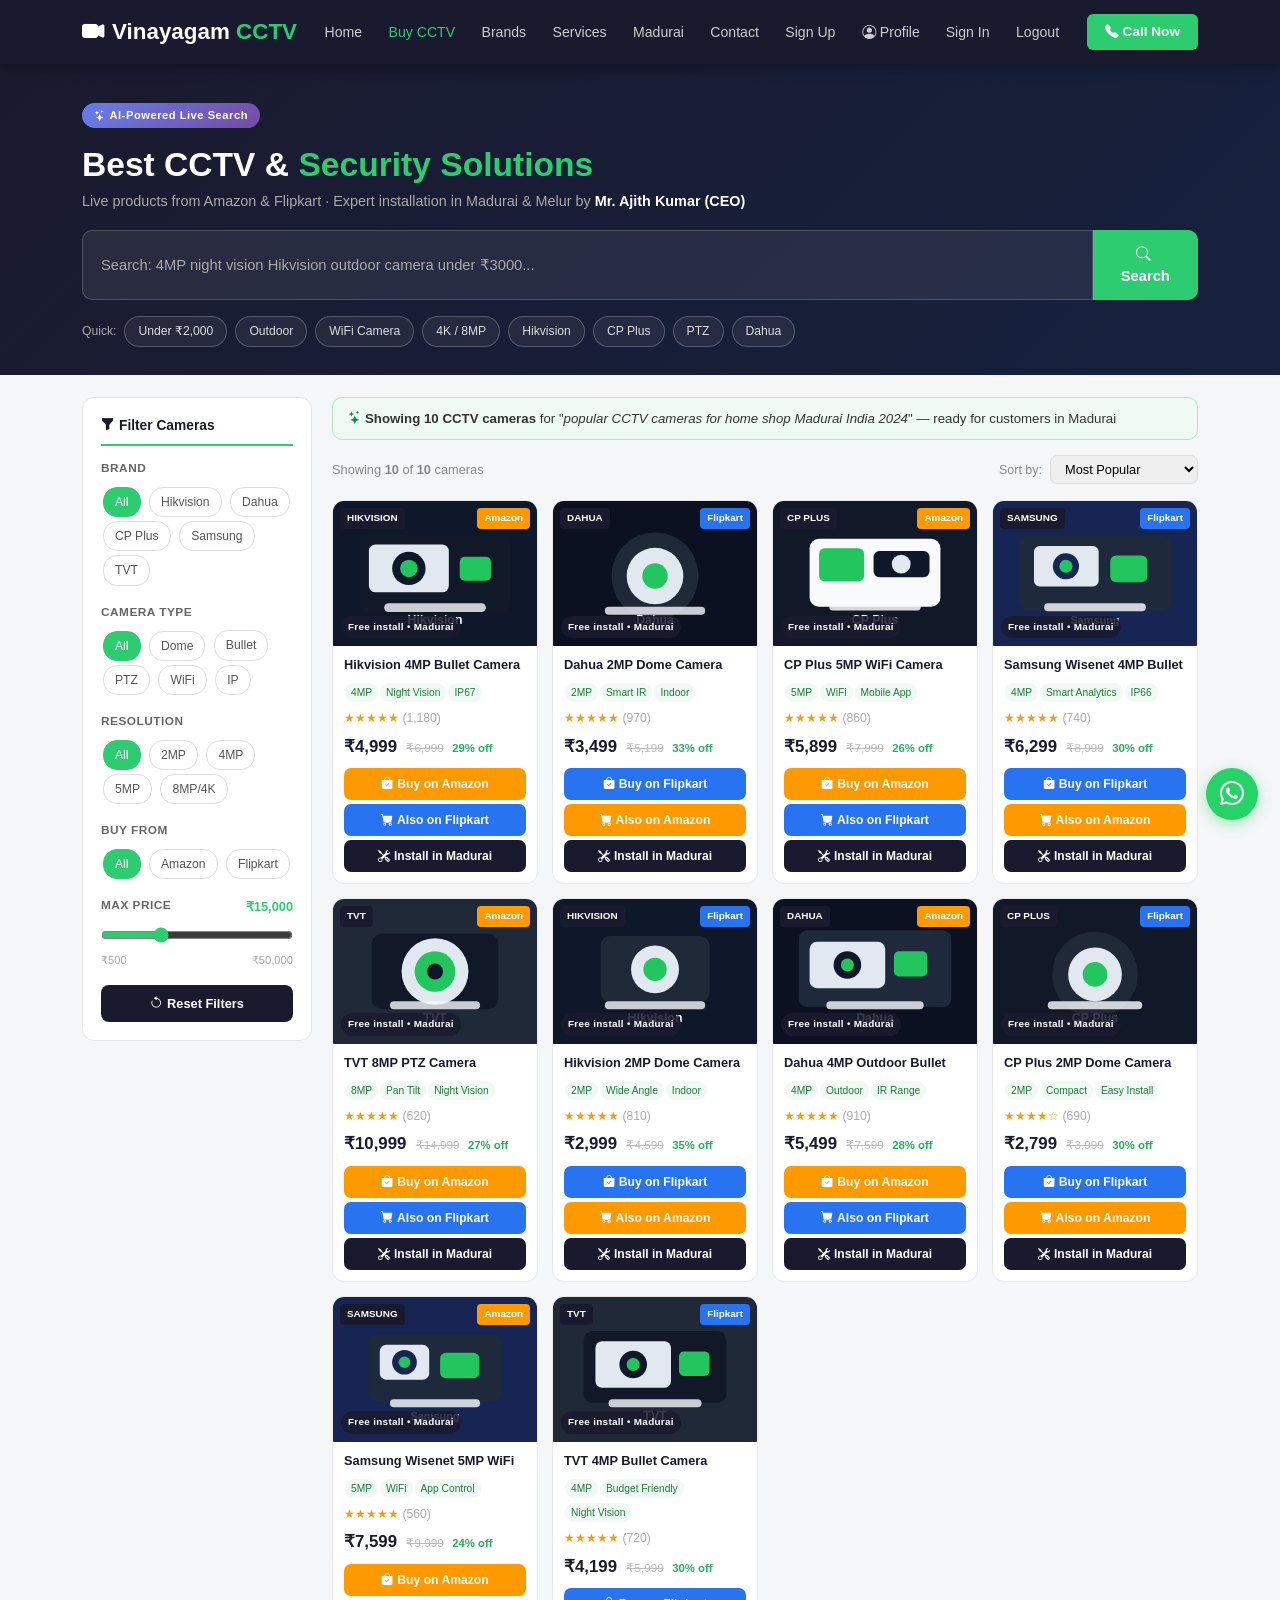
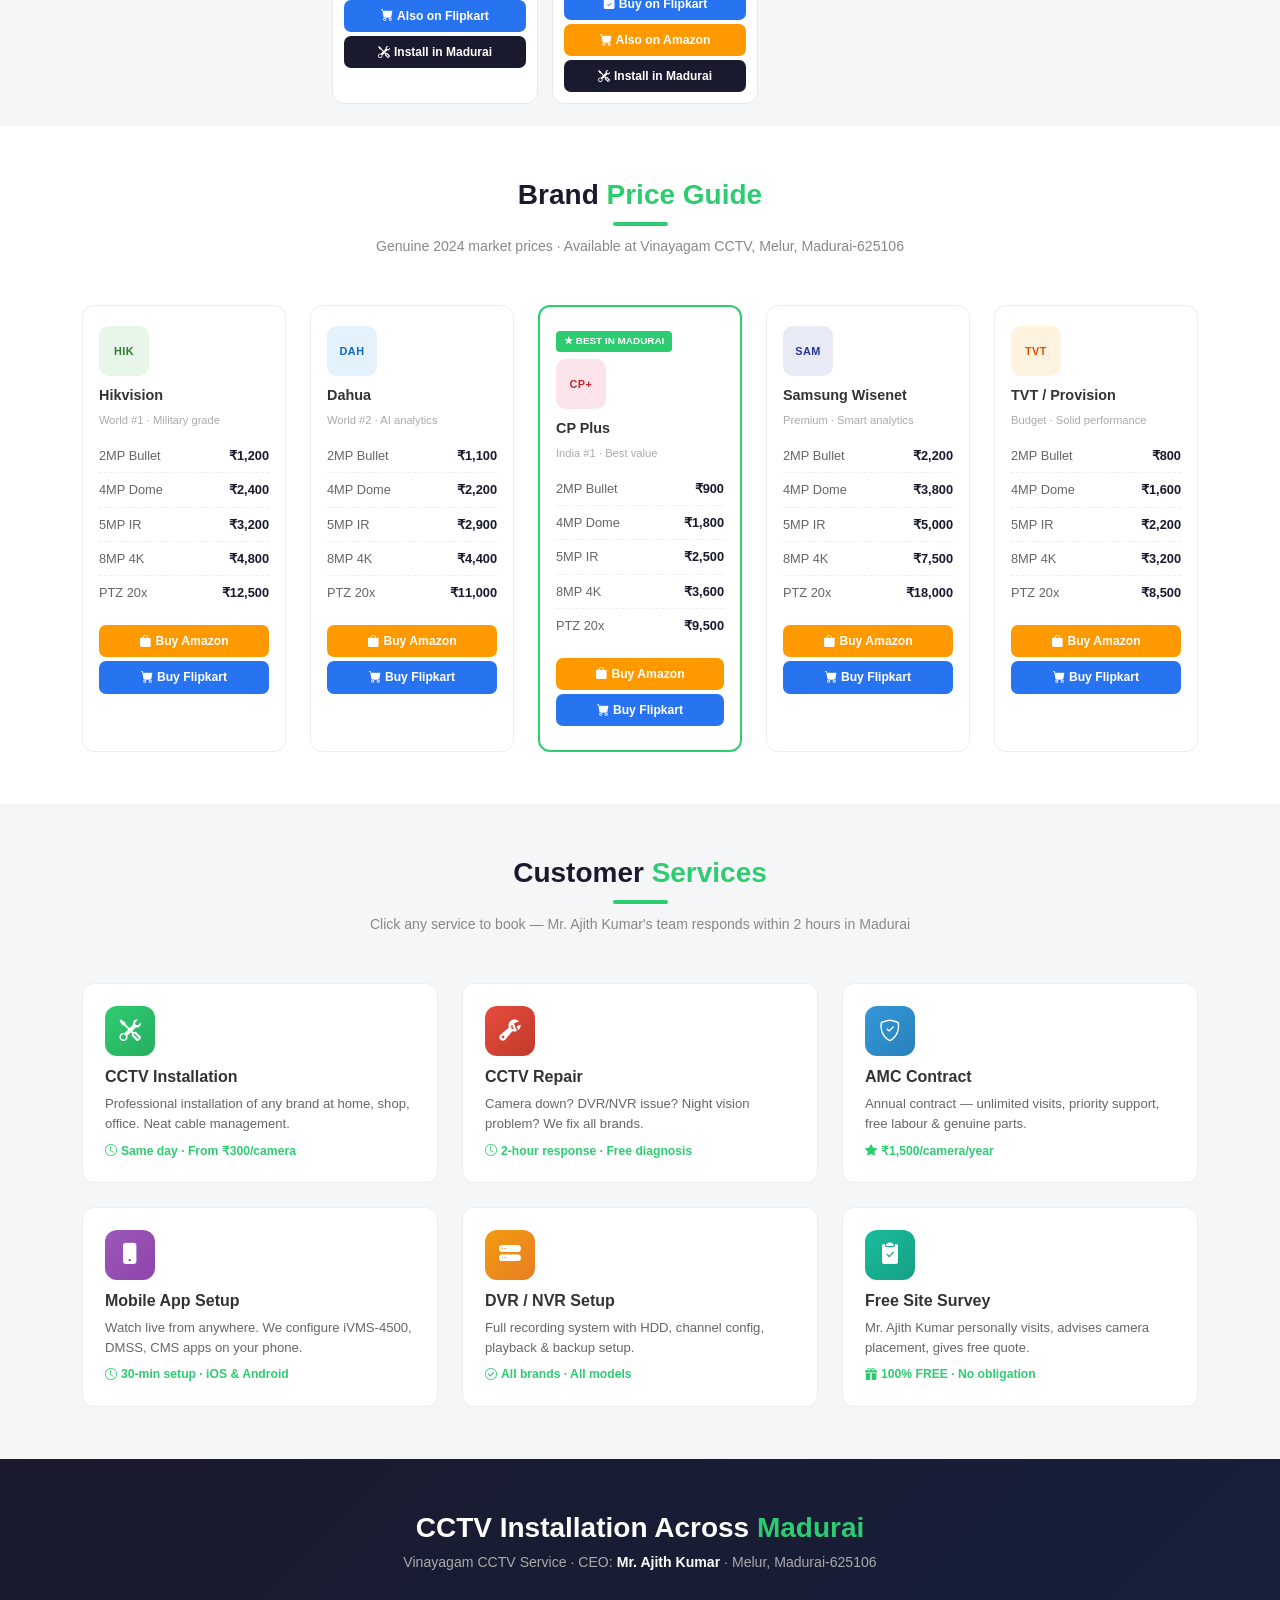
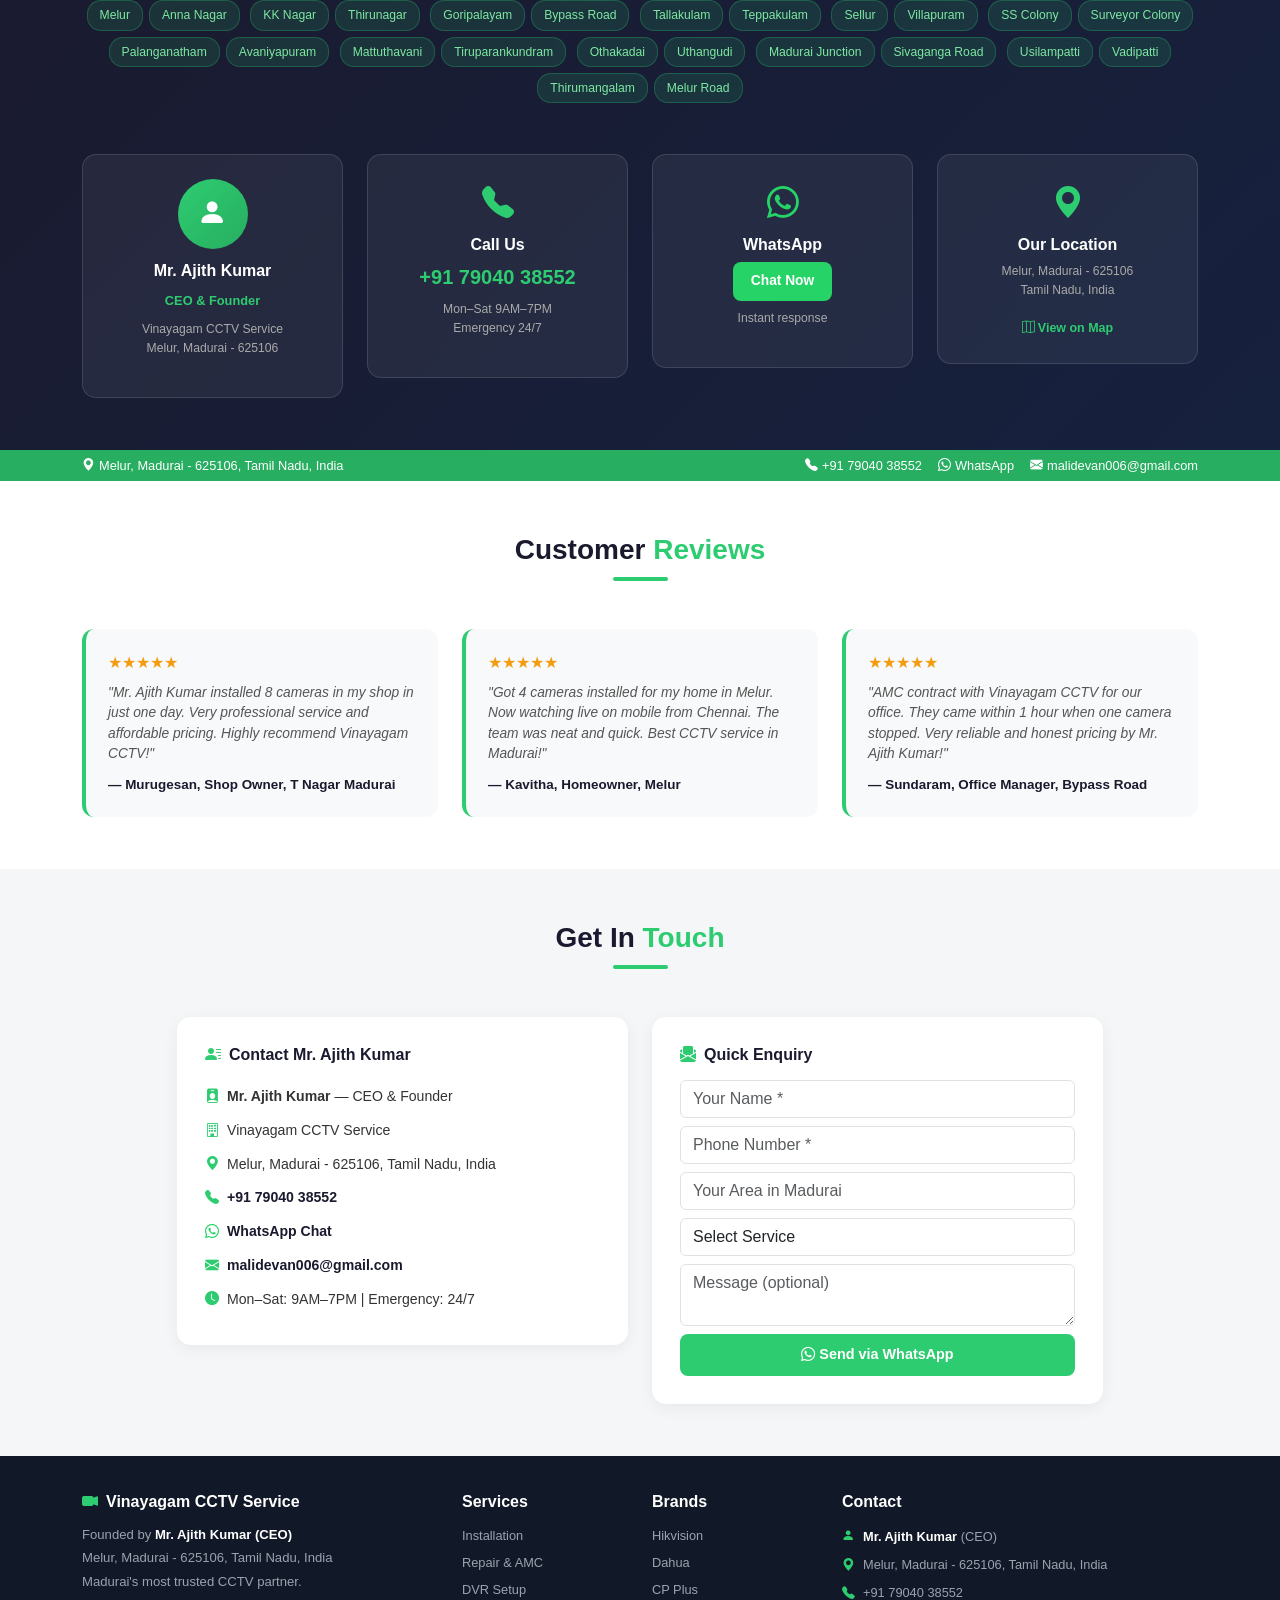
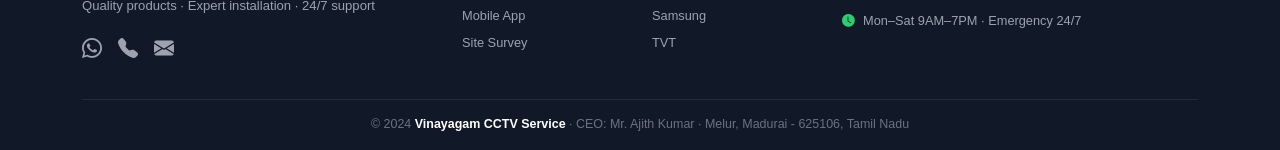
<file: target/classes/templates/index.html>
<!DOCTYPE html>
<html xmlns:th="http://www.thymeleaf.org" lang="en">
<head>
    <meta charset="UTF-8"/>
    <meta name="viewport" content="width=device-width, initial-scale=1.0"/>
    <title>Vinayagam CCTV Service | Buy CCTV Online | Melur, Madurai</title>
    <link href="https://cdn.jsdelivr.net/npm/bootstrap@5.3.0/dist/css/bootstrap.min.css" rel="stylesheet"/>
    <link href="https://cdn.jsdelivr.net/npm/bootstrap-icons@1.11.0/font/bootstrap-icons.css" rel="stylesheet"/>
    <style>
        :root { --green:#2ecc71; --gd:#27ae60; --dark:#1a1a2e; --dark2:#16213e; }
        *{ box-sizing:border-box; margin:0; padding:0; }
        body{ font-family:'Segoe UI',sans-serif; background:#f4f6f8; color:#333; }

        /* TOP BAR */
        .topbar{ background:var(--gd); color:#fff; font-size:.8rem; padding:6px 0; }
        .topbar a{ color:#fff; text-decoration:none; }

        /* NAV */
        .navbar{ background:var(--dark); padding:14px 0; position:sticky; top:0; z-index:1000; box-shadow:0 2px 12px rgba(0,0,0,.35); }
        .brand{ font-size:1.4rem; font-weight:800; color:#fff; text-decoration:none; }
        .brand span{ color:var(--green); }
        .navlinks a{ color:#ccc; text-decoration:none; margin:0 11px; font-size:.88rem; font-weight:500; transition:color .2s; }
        .navlinks a:hover,.navlinks a.active{ color:var(--green); }
        .callbtn{ background:var(--green); color:#fff; padding:8px 18px; border-radius:6px; text-decoration:none; font-weight:700; font-size:.85rem; transition:background .2s; }
        .callbtn:hover{ background:var(--gd); color:#fff; }

        /* HERO */
        .hero{ background:linear-gradient(135deg,var(--dark),var(--dark2)); padding:38px 0 28px; color:#fff; }
        .aipill{ background:linear-gradient(135deg,#667eea,#764ba2); color:#fff; padding:4px 12px; border-radius:20px; font-size:.7rem; font-weight:700; letter-spacing:.5px; display:inline-block; margin-bottom:10px; }
        .sbox{ background:rgba(255,255,255,.07); border:1.5px solid rgba(255,255,255,.18); border-radius:10px 0 0 10px; color:#fff; padding:13px 18px; font-size:.92rem; width:100%; }
        .sbox::placeholder{ color:#aaa; }
        .sbox:focus{ outline:none; border-color:var(--green); }
        .sbtn{ background:var(--green); color:#fff; border:none; padding:13px 22px; font-weight:700; border-radius:0 10px 10px 0; cursor:pointer; font-size:.92rem; }
        .sbtn:hover{ background:var(--gd); }
        .qchip{ padding:5px 13px; border-radius:16px; border:1px solid rgba(255,255,255,.22); background:rgba(255,255,255,.06); color:#ddd; font-size:.76rem; cursor:pointer; transition:all .2s; }
        .qchip:hover{ background:var(--green); border-color:var(--green); color:#fff; }

        /* LAYOUT */
        .layout{ display:grid; grid-template-columns:230px 1fr; gap:20px; padding:22px 0; }
        @media(max-width:900px){ .layout{ grid-template-columns:1fr; } }

        /* FILTER */
        .fpanel{ background:#fff; border-radius:12px; border:1px solid #e4e4e4; padding:18px; position:sticky; top:74px; height:fit-content; }
        .fhead{ font-weight:700; font-size:.86rem; color:var(--dark); border-bottom:2px solid var(--green); padding-bottom:8px; margin-bottom:14px; }
        .fgrp{ margin-bottom:16px; }
        .flbl{ font-size:.74rem; font-weight:700; color:#666; text-transform:uppercase; letter-spacing:.5px; margin-bottom:7px; }
        .chip{ display:inline-block; padding:5px 11px; border-radius:14px; border:1.5px solid #ddd; font-size:.76rem; cursor:pointer; margin:2px; transition:all .18s; background:#fff; color:#555; }
        .chip.on,.chip:hover{ background:var(--green); color:#fff; border-color:var(--green); }
        .pslider{ width:100%; accent-color:var(--green); margin:5px 0; }
        .rbtn{ width:100%; background:var(--dark); color:#fff; border:none; border-radius:8px; padding:9px; font-size:.8rem; font-weight:600; cursor:pointer; }
        .rbtn:hover{ background:#2c2c54; }
        .pval{ font-size:.8rem; font-weight:700; color:var(--green); }
        .price-range-info{ font-size:.7rem; color:#aaa; margin-top:2px; }
        .loading-note{ color:#888; font-size:.88rem; }

        /* PRODUCTS */
        .rmeta{ font-size:.8rem; color:#888; }
        .pgrid{ display:grid; grid-template-columns:repeat(auto-fill,minmax(195px,1fr)); gap:14px; }
        .pc{ background:#fff; border-radius:12px; border:1px solid #e8e8e8; overflow:hidden; display:flex; flex-direction:column; transition:transform .22s,box-shadow .22s,border-color .22s; }
        .pc:hover{ transform:translateY(-5px); box-shadow:0 10px 24px rgba(46,204,113,.13); border-color:var(--green); }
        .iw{ background:linear-gradient(135deg,#f4fff8 0%,#eef6ff 100%); height:145px; display:flex; align-items:center; justify-content:center; position:relative; overflow:hidden; }
        .iw i{ font-size:3rem; color:#c8d0d8; }
        .product-image{ width:100%; height:100%; object-fit:cover; display:block; }
        .marketing-pill{ position:absolute; left:8px; bottom:8px; background:rgba(26,26,46,.85); color:#fff; font-size:.62rem; padding:4px 7px; border-radius:999px; font-weight:700; letter-spacing:.3px; }
        .bbrand{ position:absolute; top:7px; left:7px; background:var(--dark); color:#fff; font-size:.62rem; padding:3px 7px; border-radius:4px; font-weight:700; }
        .bsrc{ position:absolute; top:7px; right:7px; font-size:.62rem; padding:3px 7px; border-radius:4px; font-weight:700; }
        .samz{ background:#FF9900; color:#fff; }
        .sfk{ background:#2874F0; color:#fff; }
        .cbody{ padding:11px; flex:1; display:flex; flex-direction:column; }
        .ptitle{ font-size:.8rem; font-weight:700; color:var(--dark); line-height:1.3; margin-bottom:5px; }
        .stags{ margin-bottom:6px; }
        .stag{ display:inline-block; background:#f0f9f4; color:#1e7e34; font-size:.64rem; padding:2px 6px; border-radius:9px; margin:1px; }
        .pstars{ color:#f39c12; font-size:.76rem; }
        .pstars span{ color:#aaa; }
        .prow{ margin:6px 0 9px; }
        .pprice{ font-size:1.05rem; font-weight:800; color:var(--dark); }
        .pmrp{ font-size:.73rem; color:#bbb; text-decoration:line-through; margin-left:5px; }
        .pdisc{ font-size:.71rem; color:var(--gd); font-weight:700; margin-left:4px; }
        .bam{ display:block; text-align:center; background:#FF9900; color:#fff; border:none; border-radius:7px; padding:7px 5px; font-size:.76rem; font-weight:700; text-decoration:none; cursor:pointer; margin-bottom:4px; }
        .bam:hover{ background:#e68800; color:#fff; }
        .bfk{ display:block; text-align:center; background:#2874F0; color:#fff; border:none; border-radius:7px; padding:7px 5px; font-size:.76rem; font-weight:700; text-decoration:none; cursor:pointer; margin-bottom:4px; }
        .bfk:hover{ background:#1a5dc8; color:#fff; }
        .bins{ display:block; text-align:center; background:var(--dark); color:#fff; border:none; border-radius:7px; padding:7px 5px; font-size:.75rem; font-weight:600; text-decoration:none; cursor:pointer; }
        .bins:hover{ background:#2c2c54; color:#fff; }

        /* AI BOX */
        .aibox{ background:#f0faf5; border:1.5px solid #b2e4cc; border-radius:10px; padding:11px 15px; margin-bottom:15px; font-size:.83rem; display:none; }

        /* LOADING */
        .ldwrap{ text-align:center; padding:60px 20px; }
        .spin{ width:44px; height:44px; border:4px solid #e0f5ea; border-top:4px solid var(--green); border-radius:50%; animation:spin .75s linear infinite; margin:0 auto 14px; }
        @keyframes spin{ to{ transform:rotate(360deg); } }

        /* SECTION COMMON */
        .secpad{ padding:52px 0; }
        .stitle{ font-size:1.75rem; font-weight:800; color:var(--dark); }
        .sline{ width:55px; height:4px; background:var(--green); border-radius:2px; margin:10px auto; }

        /* BRAND CARDS */
        .bsec{ background:#fff; }
        .bcard{ background:#fff; border-radius:12px; border:1px solid #eee; padding:20px 16px; height:100%; transition:transform .2s,box-shadow .2s; }
        .bcard:hover{ transform:translateY(-4px); box-shadow:0 8px 20px rgba(0,0,0,.07); }
        .bcard.feat{ border:2px solid var(--green); }
        .blog{ width:50px; height:50px; border-radius:10px; display:flex; align-items:center; justify-content:center; font-size:.68rem; font-weight:800; letter-spacing:.5px; margin-bottom:11px; }
        .lhik{ background:#e8f5e9; color:#2e7d32; }
        .ldah{ background:#e3f2fd; color:#1565c0; }
        .lcp{ background:#fce4ec; color:#c62828; }
        .lsam{ background:#e8eaf6; color:#283593; }
        .ltvt{ background:#fff3e0; color:#e65100; }
        .prb{ display:flex; justify-content:space-between; padding:7px 0; border-bottom:1px dashed #eee; font-size:.8rem; }
        .prb:last-of-type{ border:none; }
        .tn{ color:#666; }
        .tp{ font-weight:700; color:var(--dark); }

        /* SERVICE SECTION */
        .ssec{ background:#f4f6f8; }
        .scard{ background:#fff; border-radius:12px; border:1.5px solid #eee; padding:22px; height:100%; cursor:pointer; transition:all .2s; }
        .scard:hover{ border-color:var(--green); box-shadow:0 6px 18px rgba(46,204,113,.12); }
        .sico{ width:50px; height:50px; border-radius:12px; display:flex; align-items:center; justify-content:center; font-size:1.35rem; color:#fff; margin-bottom:11px; }
        .bkform{ background:#fff; border:2px solid var(--green); border-radius:12px; padding:24px; margin-top:20px; display:none; }

        /* MADURAI AREAS */
        .areasec{ background:linear-gradient(135deg,var(--dark),var(--dark2)); padding:52px 0; }
        .abadge{ display:inline-block; padding:5px 12px; background:rgba(46,204,113,.13); color:#7ee8a2; border:1px solid rgba(46,204,113,.28); border-radius:14px; font-size:.76rem; margin:3px; }

        /* FOUNDER CARD */
        .founder-card{ background:rgba(255,255,255,.06); border:1px solid rgba(255,255,255,.12); border-radius:14px; padding:24px; }
        .founder-avatar{ width:70px; height:70px; background:linear-gradient(135deg,var(--green),var(--gd)); border-radius:50%; display:flex; align-items:center; justify-content:center; font-size:1.8rem; color:#fff; margin:0 auto 12px; }
        .chat-btn{ background:#25d366; color:#fff; padding:7px 18px; border-radius:8px; font-weight:700; text-decoration:none; font-size:.82rem; display:inline-block; }

        /* FOOTER */
        .footer{ background:#111827; color:#9ca3af; padding:36px 0 16px; }
        .footer h6{ color:#fff; font-weight:700; margin-bottom:12px; }
        .footer a{ color:#9ca3af; text-decoration:none; }
        .footer a:hover{ color:var(--green); }
        .fbot{ border-top:1px solid rgba(255,255,255,.08); margin-top:26px; padding-top:15px; text-align:center; font-size:.78rem; }

        /* FLOATS */
        .wafloat{ position:fixed; bottom:80px; right:22px; background:#25d366; color:#fff; border-radius:50%; width:52px; height:52px; display:flex; align-items:center; justify-content:center; font-size:1.5rem; z-index:999; box-shadow:0 4px 14px rgba(37,211,102,.4); text-decoration:none; }
        .wafloat:hover{ color:#fff; transform:scale(1.08); }
        .stbtn{ position:fixed; bottom:22px; right:22px; background:var(--green); color:#fff; border:none; border-radius:50%; width:44px; height:44px; font-size:1.1rem; cursor:pointer; z-index:998; display:none; box-shadow:0 3px 12px rgba(46,204,113,.35); }

        /* TESTIMONIALS */
        .tsec{ background:#fff; }
        .tcard{ background:#f8f9fa; border-radius:12px; padding:22px; border-left:4px solid var(--green); }
        .tcard p{ font-style:italic; color:#555; font-size:.86rem; margin-bottom:10px; }
        .tname{ font-weight:700; color:var(--dark); font-size:.84rem; }

        .hero-title{ font-size:2.1rem; font-weight:800; margin:7px 0 5px; }
        .hero-subtitle{ color:#aaa; font-size:.9rem; margin-bottom:18px; }
        .hero-strong{ color:#fff; }
        .quick-label{ color:#aaa; font-size:.76rem; align-self:center; }
        .filter-price-value{ font-size:.8rem; font-weight:700; color:var(--green); }
        .price-range-info{ font-size:.7rem; color:#aaa; margin-top:2px; }
        .loading-message{ color:#888; font-size:.88rem; }
        .sort-label{ font-size:.78rem; color:#888; }
        .section-copy{ color:#888; margin-top:6px; font-size:.88rem; }
        .brand-accent{ color:var(--green); }
        .brand-card-title{ font-weight:800; font-size:.9rem; }
        .brand-card-copy{ font-size:.7rem; color:#aaa; margin-bottom:10px; }
        .best-brand-badge{ background:var(--green); color:#fff; font-size:.62rem; font-weight:800; padding:3px 8px; border-radius:4px; display:inline-block; margin-bottom:7px; }
        .service-subtitle{ color:#888; font-size:.88rem; margin-top:6px; }
        .service-description{ font-size:.82rem; color:#666; margin-bottom:8px; }
        .service-meta{ font-size:.76rem; color:var(--green); font-weight:600; }
        .service-icon-install{ background:linear-gradient(135deg,#2ecc71,#27ae60); }
        .service-icon-repair{ background:linear-gradient(135deg,#e74c3c,#c0392b); }
        .service-icon-amc{ background:linear-gradient(135deg,#3498db,#2980b9); }
        .service-icon-app{ background:linear-gradient(135deg,#9b59b6,#8e44ad); }
        .service-icon-storage{ background:linear-gradient(135deg,#f39c12,#e67e22); }
        .service-icon-survey{ background:linear-gradient(135deg,#1abc9c,#16a085); }
        .booking-title{ font-weight:700; color:var(--dark); margin-bottom:16px; }
        .booking-action{ background:var(--green); color:#fff; border:none; border-radius:8px; padding:9px 20px; font-weight:700; cursor:pointer; }
        .booking-whatsapp{ background:#25d366; color:#fff; padding:9px 18px; border-radius:8px; font-weight:700; text-decoration:none; font-size:.86rem; }
        .booking-close{ background:none; border:none; color:#aaa; font-size:1.5rem; cursor:pointer; line-height:1; }
        .section-heading{ font-size:1.75rem; font-weight:800; color:#fff; }
        .section-subtitle{ color:#aaa; margin-top:8px; font-size:.88rem; }
        .info-card{ background:#fff; border-radius:14px; padding:28px; box-shadow:0 4px 16px rgba(0,0,0,.06); }
        .info-card-title{ font-weight:700; margin-bottom:16px; color:var(--dark); }
        .info-card-list{ line-height:2.4; font-size:.88rem; }
        .contact-link{ color:var(--dark); text-decoration:none; font-weight:600; }
        .contact-icon{ color:var(--green); }
        .contact-action{ background:var(--green); color:#fff; border:none; border-radius:8px; padding:10px; font-weight:700; cursor:pointer; font-size:.9rem; }
        .site-footer{ background:#111827; color:#9ca3af; padding:36px 0 16px; }
        .footer-intro{ font-size:.82rem; line-height:1.8; }
        .footer-list{ list-style:none; padding:0; font-size:.8rem; line-height:2.1; }
        .footer-contact{ font-size:.8rem; line-height:2.2; }
        .footer-copy{ color:#6b7280; }
        .review-stars{ color:#f39c12; margin-bottom:8px; }
        .whatsapp-icon{ color:#25d366; }
        .social-link{ color:inherit; }
        .social-link:hover{ color:var(--green); }
        .footer-social-link{ color:#9ca3af; text-decoration:none; }
        .footer-social-link:hover{ color:var(--green); }
        .review-heading{ color:var(--green); }
        .empty-state{ grid-column:1/-1; text-align:center; padding:50px; color:#aaa; }
        .empty-state-icon{ font-size:2.5rem; }
        .retry-btn{ background:var(--green); color:#fff; border:none; padding:9px 22px; border-radius:8px; font-weight:700; cursor:pointer; margin-top:8px; }
        .founder-name{ color:#fff; font-weight:700; }
        .founder-role{ color:var(--green); font-size:.8rem; font-weight:600; }
        .founder-copy{ color:#aaa; font-size:.76rem; margin-top:8px; }
        .founder-icon{ font-size:2rem; color:var(--green); }
        .founder-contact-link{ color:var(--green); font-size:.78rem; font-weight:600; text-decoration:none; }
        .founder-contact-copy{ color:#aaa; font-size:.76rem; margin-top:8px; }
        .book-link{ color:var(--green); }

        select{ border:1px solid #ddd; border-radius:7px; font-size:.8rem; padding:5px 10px; }
    </style>
</head>
<body>

<!-- TOP BAR -->

<!-- NAVBAR -->
<nav class="navbar">
    <div class="container d-flex justify-content-between align-items-center">
        <a href="#" class="brand"><i class="bi bi-camera-video-fill me-2"></i>Vinayagam <span>CCTV</span></a>
        <div class="navlinks d-none d-md-block">
            <a href="#home">Home</a>
            <a href="#products" class="active">Buy CCTV</a>
            <a href="#brands">Brands</a>
            <a href="#services">Services</a>
            <a href="#madurai">Madurai</a>
            <a href="#contact">Contact</a>
            <a th:if="${session.customerId == null}" href="/signup">Sign Up</a>
            <a th:if="${session.customerId != null}" href="/profile">
                <i class="bi bi-person-circle me-1"></i>Profile
            </a>
            <a th:if="${session.customerId == null}" href="/signin">Sign In</a>
            <a th:if="${session.customerId != null}" href="/logout">Logout</a>
        </div>
        <a href="tel:+7904038552" class="callbtn d-none d-md-inline-block">
            <i class="bi bi-telephone-fill me-1"></i>Call Now
        </a>
    </div>
</nav>

<!-- HERO -->
<div class="hero" id="home">
    <div class="container">
        <div class="aipill"><i class="bi bi-stars me-1"></i>AI-Powered Live Search</div>
        <h1 class="hero-title">
            Best CCTV &amp; <span class="brand-accent">Security Solutions</span>
        </h1>
        <p class="hero-subtitle">
            Live products from Amazon &amp; Flipkart · Expert installation in Madurai &amp; Melur by <strong class="hero-strong">Mr. Ajith Kumar (CEO)</strong>
        </p>
        <div class="d-flex">
            <input type="text" class="sbox" id="sinput"
                   placeholder="Search: 4MP night vision Hikvision outdoor camera under ₹3000..."
                   onkeydown="if(event.key==='Enter') doSearch()"/>
            <button class="sbtn" onclick="doSearch()"><i class="bi bi-search me-1"></i>Search</button>
        </div>
        <div class="mt-3 d-flex flex-wrap gap-2">
            <span class="quick-label">Quick:</span>
            <button class="qchip" onclick="qs('best budget CCTV camera under 2000 India')">Under ₹2,000</button>
            <button class="qchip" onclick="qs('outdoor weatherproof bullet camera India')">Outdoor</button>
            <button class="qchip" onclick="qs('WiFi wireless home CCTV camera India')">WiFi Camera</button>
            <button class="qchip" onclick="qs('4K 8MP CCTV camera high resolution India')">4K / 8MP</button>
            <button class="qchip" onclick="qs('Hikvision CCTV camera India best price')">Hikvision</button>
            <button class="qchip" onclick="qs('CP Plus CCTV camera best price India')">CP Plus</button>
            <button class="qchip" onclick="qs('PTZ pan tilt zoom CCTV camera India')">PTZ</button>
            <button class="qchip" onclick="qs('Dahua CCTV camera India')">Dahua</button>
        </div>
    </div>
</div>

<!-- PRODUCTS SECTION -->
<div class="container" id="products">
    <div class="layout">

        <!-- FILTER PANEL -->
        <div>
            <div class="fpanel">
                <div class="fhead"><i class="bi bi-funnel-fill me-1"></i>Filter Cameras</div>

                <div class="fgrp">
                    <div class="flbl">Brand</div>
                    <span class="chip on" data-f="brand" data-v="all" onclick="fc(this)">All</span>
                    <span class="chip" data-f="brand" data-v="hikvision" onclick="fc(this)">Hikvision</span>
                    <span class="chip" data-f="brand" data-v="dahua" onclick="fc(this)">Dahua</span>
                    <span class="chip" data-f="brand" data-v="cp plus" onclick="fc(this)">CP Plus</span>
                    <span class="chip" data-f="brand" data-v="samsung" onclick="fc(this)">Samsung</span>
                    <span class="chip" data-f="brand" data-v="tvt" onclick="fc(this)">TVT</span>
                </div>

                <div class="fgrp">
                    <div class="flbl">Camera Type</div>
                    <span class="chip on" data-f="type" data-v="all" onclick="fc(this)">All</span>
                    <span class="chip" data-f="type" data-v="dome" onclick="fc(this)">Dome</span>
                    <span class="chip" data-f="type" data-v="bullet" onclick="fc(this)">Bullet</span>
                    <span class="chip" data-f="type" data-v="ptz" onclick="fc(this)">PTZ</span>
                    <span class="chip" data-f="type" data-v="wifi" onclick="fc(this)">WiFi</span>
                    <span class="chip" data-f="type" data-v="ip" onclick="fc(this)">IP</span>
                </div>

                <div class="fgrp">
                    <div class="flbl">Resolution</div>
                    <span class="chip on" data-f="mp" data-v="all" onclick="fc(this)">All</span>
                    <span class="chip" data-f="mp" data-v="2mp" onclick="fc(this)">2MP</span>
                    <span class="chip" data-f="mp" data-v="4mp" onclick="fc(this)">4MP</span>
                    <span class="chip" data-f="mp" data-v="5mp" onclick="fc(this)">5MP</span>
                    <span class="chip" data-f="mp" data-v="8mp" onclick="fc(this)">8MP/4K</span>
                </div>

                <div class="fgrp">
                    <div class="flbl">Buy From</div>
                    <span class="chip on" data-f="src" data-v="all" onclick="fc(this)">All</span>
                    <span class="chip" data-f="src" data-v="amazon" onclick="fc(this)">Amazon</span>
                    <span class="chip" data-f="src" data-v="flipkart" onclick="fc(this)">Flipkart</span>
                </div>

                <div class="fgrp">
                    <div class="d-flex justify-content-between">
                        <div class="flbl">Max Price</div>
                        <span id="pval" class="filter-price-value">₹15,000</span>
                    </div>
                    <label for="prange" class="visually-hidden">Maximum price filter</label>
                    <input type="range" class="pslider" min="500" max="50000" step="500"
                           value="15000" id="prange" oninput="pchange(this.value)" title="Maximum price" aria-label="Maximum price slider"/>
                    <div class="d-flex justify-content-between price-range-info">
                        <span>₹500</span><span>₹50,000</span>
                    </div>
                </div>

                <button class="rbtn" onclick="resetAll()">
                    <i class="bi bi-arrow-counterclockwise me-1"></i>Reset Filters
                </button>
            </div>
        </div>

        <!-- PRODUCTS AREA -->
        <div>
            <div id="aibox" class="aibox">
                <i class="bi bi-stars text-success me-1"></i><span id="aimsg"></span>
            </div>

            <div id="ldiv" class="ldwrap d-none">
                <div class="spin"></div>
                <p class="loading-message">AI is fetching live camera data from Amazon &amp; Flipkart…</p>
            </div>

            <div id="parea">
                <div class="d-flex justify-content-between align-items-center mb-3 flex-wrap gap-2">
                    <div class="rmeta" id="rmeta">Loading products…</div>
                    <div class="d-flex align-items-center gap-2">
                        <span class="sort-label">Sort by:</span>
                       
                          <select id="sortsel" onchange="doSort()" title="Sort products">
                            <option value="pop">Most Popular</option>
                            <option value="low">Price: Low → High</option>
                            <option value="high">Price: High → Low</option>
                            <option value="rate">Best Rated</option>
                            <option value="disc">Max Discount</option>
                        </select>
                    </div>
                </div>
                <div class="pgrid" id="pgrid"></div>
            </div>
        </div>
    </div>
</div>

<!-- BRAND PRICE GUIDE -->
<section class="secpad bsec" id="brands">
    <div class="container">
        <div class="text-center mb-5">
            <h2 class="stitle">Brand <span class="brand-accent">Price Guide</span></h2>
            <div class="sline"></div>
            <p class="section-copy">
                Genuine 2024 market prices · Available at Vinayagam CCTV, Melur, Madurai-625106
            </p>
        </div>
        <div class="row g-4">
            <div class="col-6 col-lg">
                <div class="bcard">
                    <div class="blog lhik">HIK</div>
                    <h6 class="brand-card-title">Hikvision</h6>
                    <p class="brand-card-copy">World #1 · Military grade</p>
                    <div class="prb"><span class="tn">2MP Bullet</span><span class="tp">₹1,200</span></div>
                    <div class="prb"><span class="tn">4MP Dome</span><span class="tp">₹2,400</span></div>
                    <div class="prb"><span class="tn">5MP IR</span><span class="tp">₹3,200</span></div>
                    <div class="prb"><span class="tn">8MP 4K</span><span class="tp">₹4,800</span></div>
                    <div class="prb"><span class="tn">PTZ 20x</span><span class="tp">₹12,500</span></div>
                    <a href="https://www.amazon.in/s?k=hikvision+cctv+camera" target="_blank" rel="noopener" class="bam mt-3"><i class="bi bi-bag-fill me-1"></i>Buy Amazon</a>
                    <a  href="https://www.flipkart.com/search?q=hikvision+cctv" target="_blank" rel="noopener" class="bfk"><i class="bi bi-cart-fill me-1"></i>Buy Flipkart</a>
                </div>
            </div>
            <div class="col-6 col-lg">
                <div class="bcard">
                    <div class="blog ldah">DAH</div>
                    <h6 class="brand-card-title">Dahua</h6>
                    <p class="brand-card-copy">World #2 · AI analytics</p>
                    <div class="prb"><span class="tn">2MP Bullet</span><span class="tp">₹1,100</span></div>
                    <div class="prb"><span class="tn">4MP Dome</span><span class="tp">₹2,200</span></div>
                    <div class="prb"><span class="tn">5MP IR</span><span class="tp">₹2,900</span></div>
                    <div class="prb"><span class="tn">8MP 4K</span><span class="tp">₹4,400</span></div>
                    <div class="prb"><span class="tn">PTZ 20x</span><span class="tp">₹11,000</span></div>
                    <a href="https://www.amazon.in/s?k=dahua+cctv+camera" target="_blank" rel="noopener" class="bam mt-3"><i class="bi bi-bag-fill me-1"></i>Buy Amazon</a>
                    <a href="https://www.flipkart.com/search?q=dahua+cctv" target="_blank" rel="noopener" class="bfk"><i class="bi bi-cart-fill me-1"></i>Buy Flipkart</a>
                </div>
            </div>
            <div class="col-6 col-lg">
                <div class="bcard feat">
                    <span class="best-brand-badge">★ BEST IN MADURAI</span>
                    <div class="blog lcp">CP+</div>
                    <h6 class="brand-card-title">CP Plus</h6>
                    <p class="brand-card-copy">India #1 · Best value</p>
                    <div class="prb"><span class="tn">2MP Bullet</span><span class="tp">₹900</span></div>
                    <div class="prb"><span class="tn">4MP Dome</span><span class="tp">₹1,800</span></div>
                    <div class="prb"><span class="tn">5MP IR</span><span class="tp">₹2,500</span></div>
                    <div class="prb"><span class="tn">8MP 4K</span><span class="tp">₹3,600</span></div>
                    <div class="prb"><span class="tn">PTZ 20x</span><span class="tp">₹9,500</span></div>
                    <a href="https://www.amazon.in/s?k=cp+plus+cctv+camera" target="_blank" rel="noopener" class="bam mt-3"><i class="bi bi-bag-fill me-1"></i>Buy Amazon</a>
                    <a href="https://www.flipkart.com/search?q=cp+plus+cctv" target="_blank" rel="noopener" class="bfk"><i class="bi bi-cart-fill me-1"></i>Buy Flipkart</a>
                </div>
            </div>
            <div class="col-6 col-lg">
                <div class="bcard">
                    <div class="blog lsam">SAM</div>
                    <h6 class="brand-card-title">Samsung Wisenet</h6>
                    <p class="brand-card-copy">Premium · Smart analytics</p>
                    <div class="prb"><span class="tn">2MP Bullet</span><span class="tp">₹2,200</span></div>
                    <div class="prb"><span class="tn">4MP Dome</span><span class="tp">₹3,800</span></div>
                    <div class="prb"><span class="tn">5MP IR</span><span class="tp">₹5,000</span></div>
                    <div class="prb"><span class="tn">8MP 4K</span><span class="tp">₹7,500</span></div>
                    <div class="prb"><span class="tn">PTZ 20x</span><span class="tp">₹18,000</span></div>
                    <a href="https://www.amazon.in/s?k=samsung+wisenet+cctv" target="_blank" rel="noopener" class="bam mt-3"><i class="bi bi-bag-fill me-1"></i>Buy Amazon</a>
                    <a href="https://www.flipkart.com/search?q=samsung+wisenet+cctv" target="_blank" rel="noopener" class="bfk"><i class="bi bi-cart-fill me-1"></i>Buy Flipkart</a>
                </div>
            </div>
            <div class="col-6 col-lg">
                <div class="bcard">
                    <div class="blog ltvt">TVT</div>
                    <h6 class="brand-card-title">TVT / Provision</h6>
                    <p class="brand-card-copy">Budget · Solid performance</p>
                    <div class="prb"><span class="tn">2MP Bullet</span><span class="tp">₹800</span></div>
                    <div class="prb"><span class="tn">4MP Dome</span><span class="tp">₹1,600</span></div>
                    <div class="prb"><span class="tn">5MP IR</span><span class="tp">₹2,200</span></div>
                    <div class="prb"><span class="tn">8MP 4K</span><span class="tp">₹3,200</span></div>
                    <div class="prb"><span class="tn">PTZ 20x</span><span class="tp">₹8,500</span></div>
                    <a href="https://www.amazon.in/s?k=tvt+cctv+camera" target="_blank" rel="noopener" class="bam mt-3"><i class="bi bi-bag-fill me-1"></i>Buy Amazon</a>
                    <a href="https://www.flipkart.com/search?q=tvt+cctv+camera" target="_blank" rel="noopener" class="bfk"><i class="bi bi-cart-fill me-1"></i>Buy Flipkart</a>
                </div>
            </div>
        </div>
    </div>
</section>

<!-- CUSTOMER SERVICES -->
<section class="secpad ssec" id="services">
    <div class="container">
        <div class="text-center mb-5">
            <h2 class="stitle">Customer <span class="brand-accent">Services</span></h2>
            <div class="sline"></div>
            <p class="service-subtitle">Click any service to book — Mr. Ajith Kumar's team responds within 2 hours in Madurai</p>
        </div>
        <div class="row g-4">
            <div class="col-md-6 col-lg-4">
                <div class="scard" onclick="bookSvc('CCTV Installation')">
                    <div class="sico service-icon-install"><i class="bi bi-tools"></i></div>
                    <h6 class="fw-bold">CCTV Installation</h6>
                    <p class="service-description">Professional installation of any brand at home, shop, office. Neat cable management.</p>
                    <div class="service-meta"><i class="bi bi-clock me-1"></i>Same day · From ₹300/camera</div>
                </div>
            </div>
            <div class="col-md-6 col-lg-4">
                <div class="scard" onclick="bookSvc('CCTV Repair')">
                    <div class="sico service-icon-repair"><i class="bi bi-wrench-adjustable"></i></div>
                    <h6 class="fw-bold">CCTV Repair</h6>
                    <p class="service-description">Camera down? DVR/NVR issue? Night vision problem? We fix all brands.</p>
                    <div class="service-meta"><i class="bi bi-clock me-1"></i>2-hour response · Free diagnosis</div>
                </div>
            </div>
            <div class="col-md-6 col-lg-4">
                <div class="scard" onclick="bookSvc('Annual Maintenance Contract (AMC)')">
                    <div class="sico service-icon-amc"><i class="bi bi-shield-check"></i></div>
                    <h6 class="fw-bold">AMC Contract</h6>
                    <p class="service-description">Annual contract — unlimited visits, priority support, free labour &amp; genuine parts.</p>
                    <div class="service-meta"><i class="bi bi-star-fill me-1"></i>₹1,500/camera/year</div>
                </div>
            </div>
            <div class="col-md-6 col-lg-4">
                <div class="scard" onclick="bookSvc('Mobile App Remote Viewing Setup')">
                    <div class="sico service-icon-app"><i class="bi bi-phone-fill"></i></div>
                    <h6 class="fw-bold">Mobile App Setup</h6>
                    <p class="service-description">Watch live from anywhere. We configure iVMS-4500, DMSS, CMS apps on your phone.</p>
                    <div class="service-meta"><i class="bi bi-clock me-1"></i>30-min setup · iOS &amp; Android</div>
                </div>
            </div>
            <div class="col-md-6 col-lg-4">
                <div class="scard" onclick="bookSvc('DVR / NVR Setup')">
                    <div class="sico service-icon-storage"><i class="bi bi-hdd-stack-fill"></i></div>
                    <h6 class="fw-bold">DVR / NVR Setup</h6>
                    <p class="service-description">Full recording system with HDD, channel config, playback &amp; backup setup.</p>
                    <div class="service-meta"><i class="bi bi-check-circle me-1"></i>All brands · All models</div>
                </div>
            </div>
            <div class="col-md-6 col-lg-4">
                <div class="scard" onclick="bookSvc('Free Site Survey &amp; Quotation')">
                    <div class="sico service-icon-survey"><i class="bi bi-clipboard2-check-fill"></i></div>
                    <h6 class="fw-bold">Free Site Survey</h6>
                    <p class="service-description">Mr. Ajith Kumar personally visits, advises camera placement, gives free quote.</p>
                    <div class="service-meta"><i class="bi bi-gift-fill me-1"></i>100% FREE · No obligation</div>
                </div>
            </div>
        </div>

        <!-- BOOKING FORM -->
        <div id="bkform" class="bkform">
            <h6 id="bktitle" class="booking-title"></h6>
            <div class="row g-3">
                <div class="col-md-4"><input type="text" class="form-control" id="bkn" placeholder="Your Name *"/></div>
                <div class="col-md-4"><input type="tel" class="form-control" id="bkp" placeholder="Phone Number *"/></div>
                <div class="col-md-4"><input type="text" class="form-control" id="bka" placeholder="Area in Madurai *"/></div>
                <div class="col-12"><textarea class="form-control" id="bkm" rows="2" placeholder="Extra details (optional)"></textarea></div>
                <div class="col-12 d-flex flex-wrap gap-2 align-items-center">
                    <button onclick="submitBk()" class="booking-action">
                        <i class="bi bi-check-circle me-1"></i>Confirm Booking
                    </button>
                    <a id="walink" href="#" target="_blank" class="booking-whatsapp">
                        <i class="bi bi-whatsapp me-1"></i>Book via WhatsApp
                    </a>
                    <button onclick="document.getElementById('bkform').style.display='none'" class="booking-close">&times;</button>
                </div>
            </div>
        </div>
    </div>
</section>

<!-- MADURAI INSTALLATION -->
<section class="areasec" id="madurai">
    <div class="container">
        <div class="text-center mb-4">
            <h2 class="section-heading">
                CCTV Installation Across <span class="brand-accent">Madurai</span>
            </h2>
            <p class="section-subtitle">
                Vinayagam CCTV Service · CEO: <strong class="hero-strong">Mr. Ajith Kumar</strong> · Melur, Madurai-625106
            </p>
        </div>
        <div class="text-center mb-5">
            <span class="abadge">Melur</span><span class="abadge">Anna Nagar</span>
            <span class="abadge">KK Nagar</span><span class="abadge">Thirunagar</span>
            <span class="abadge">Goripalayam</span><span class="abadge">Bypass Road</span>
            <span class="abadge">Tallakulam</span><span class="abadge">Teppakulam</span>
            <span class="abadge">Sellur</span><span class="abadge">Villapuram</span>
            <span class="abadge">SS Colony</span><span class="abadge">Surveyor Colony</span>
            <span class="abadge">Palanganatham</span><span class="abadge">Avaniyapuram</span>
            <span class="abadge">Mattuthavani</span><span class="abadge">Tiruparankundram</span>
            <span class="abadge">Othakadai</span><span class="abadge">Uthangudi</span>
            <span class="abadge">Madurai Junction</span><span class="abadge">Sivaganga Road</span>
            <span class="abadge">Usilampatti</span><span class="abadge">Vadipatti</span>
            <span class="abadge">Thirumangalam</span><span class="abadge">Melur Road</span>
        </div>
        

        <!-- FOUNDER + CONTACT CARDS -->
        <div class="row g-4 justify-content-center">
            <div class="col-md-3 text-center">
                <div class="founder-card">
                    <div class="founder-avatar"><i class="bi bi-person-fill"></i></div>
                    <h6 class="founder-name">Mr. Ajith Kumar</h6>
                    <span class="founder-role">CEO &amp; Founder</span>
                    <p class="founder-copy">Vinayagam CCTV Service<br/>Melur, Madurai - 625106</p>
                </div>
            </div>
            <div class="col-md-3 text-center">
                <div class="founder-card">
                    <i class="bi bi-telephone-fill founder-icon"></i>
                    <h6 class="founder-name mt-2">Call Us</h6>
                    <a href="tel:+917904038552" class="book-link fw-bold fs-5 text-decoration-none">+91 79040 38552</a>
                    <p class="founder-copy">Mon–Sat 9AM–7PM<br/>Emergency 24/7</p>
                </div>
            </div>
            <div class="col-md-3 text-center">
                <div class="founder-card">
                    <i class="bi bi-whatsapp whatsapp-icon fs-2"></i>
                    <h6 class="founder-name mt-2">WhatsApp</h6>
                    <a href="https://wa.me/917904038552?text=Hi Mr. Ajith Kumar, I need CCTV service in Madurai." target="_blank" rel="noopener noreferrer"
                       class="booking-whatsapp d-inline-block">
                        Chat Now
                    </a>
                    <p class="founder-copy">Instant response</p>
                </div>
            </div>
            <div class="col-md-3 text-center">
                <div class="founder-card">
                    <i class="bi bi-geo-alt-fill founder-icon"></i>
                    <h6 class="founder-name mt-2">Our Location</h6>
                    <p class="founder-copy">Melur, Madurai - 625106<br/>Tamil Nadu, India</p>
                    <a href="https://maps.google.com/?q=Melur+Madurai+625106" target="_blank" rel="noopener noreferrer"
                       class="founder-contact-link">
                        <i class="bi bi-map me-1"></i>View on Map
                    </a>
                </div>
            </div>
        </div>
    </div>
</section>
<div class="topbar">
    <div class="container d-flex justify-content-between flex-wrap gap-1">
        <div><i class="bi bi-geo-alt-fill me-1"></i>Melur, Madurai - 625106, Tamil Nadu, India</div>
        <div class="d-flex gap-3 flex-wrap">
            <a href="tel:+7904038552"><i class="bi bi-telephone-fill me-1"></i>+91 79040 38552</a>
            <a rel="noopener noreferrer" href="https://wa.me/7904038552" target="_blank"><i class="bi bi-whatsapp me-1"></i>WhatsApp</a>
            <a href="mailto:malidevan006@gmail.com"><i class="bi bi-envelope-fill me-1"></i>malidevan006@gmail.com</a>
        </div>
    </div>
</div>


<!-- TESTIMONIALS -->
<section class="secpad tsec">
    <div class="container">
        <div class="text-center mb-5">
            <h2 class="stitle">Customer <span class="review-heading">Reviews</span></h2>
            <div class="sline"></div>
        </div>
        <div class="row g-4">
            <div class="col-md-4">
                <div class="tcard">
                    <div class="review-stars">★★★★★</div>
                    <p>"Mr. Ajith Kumar installed 8 cameras in my shop in just one day. Very professional service and affordable pricing. Highly recommend Vinayagam CCTV!"</p>
                    <div class="tname">— Murugesan, Shop Owner, T Nagar Madurai</div>
                </div>
            </div>
            <div class="col-md-4">
                <div class="tcard">
                    <div class="review-stars">★★★★★</div>
                    <p>"Got 4 cameras installed for my home in Melur. Now watching live on mobile from Chennai. The team was neat and quick. Best CCTV service in Madurai!"</p>
                    <div class="tname">— Kavitha, Homeowner, Melur</div>
                </div>
            </div>
            <div class="col-md-4">
                <div class="tcard">
                    <div class="review-stars">★★★★★</div>
                    <p>"AMC contract with Vinayagam CCTV for our office. They came within 1 hour when one camera stopped. Very reliable and honest pricing by Mr. Ajith Kumar!"</p>
                    <div class="tname">— Sundaram, Office Manager, Bypass Road</div>
                </div>
            </div>
        </div>
    </div>
</section>

<!-- CONTACT SECTION -->
<section class="secpad" id="contact">
    <div class="container">
        <div class="text-center mb-5">
            <h2 class="stitle">Get In <span class="brand-accent">Touch</span></h2>
            <div class="sline"></div>
        </div>
        <div class="row g-4 justify-content-center">
            <div class="col-md-5">
                <div class="info-card">
                    <h6 class="info-card-title">
                        <i class="bi bi-person-lines-fill me-2 contact-icon"></i>Contact Mr. Ajith Kumar
                    </h6>
                    <div class="info-card-list">
                        <div><i class="bi bi-person-badge-fill me-2 contact-icon"></i><strong>Mr. Ajith Kumar</strong> — CEO &amp; Founder</div>
                        <div><i class="bi bi-building me-2 contact-icon"></i>Vinayagam CCTV Service</div>
                        <div><i class="bi bi-geo-alt-fill me-2 contact-icon"></i>Melur, Madurai - 625106, Tamil Nadu, India</div>
                        <div><i class="bi bi-telephone-fill me-2 contact-icon"></i><a href="tel:+917904038552" class="contact-link">+91 79040 38552</a></div>
                        <div><i class="bi bi-whatsapp me-2 whatsapp-icon"></i><a href="https://wa.me/7904038552" target="_blank" rel="noopener noreferrer" class="contact-link">WhatsApp Chat</a></div>
                        <div><i class="bi bi-envelope-fill me-2 contact-icon"></i><a href="mailto:malidevan006@gmail.com" class="contact-link">malidevan006@gmail.com</a></div>
                        <div><i class="bi bi-clock-fill me-2 contact-icon"></i>Mon–Sat: 9AM–7PM | Emergency: 24/7</div>
                    </div>
                </div>
            </div>
            <div class="col-md-5">
                <div class="info-card">
                    <h6 class="info-card-title">
                        <i class="bi bi-envelope-paper-fill me-2 contact-icon"></i>Quick Enquiry
                    </h6>
                    <div class="d-flex flex-column gap-2">
                        <input type="text" class="form-control" id="cn" placeholder="Your Name *"/>
                        <input type="tel" class="form-control" id="cp" placeholder="Phone Number *"/>
                        <input type="text" class="form-control" id="ca" placeholder="Your Area in Madurai"/>
                        <select class="form-control" id="cs" title="Select service">
                            <option value="">Select Service</option>
                            <option>CCTV Installation</option>
                            <option>CCTV Repair</option>
                            <option>AMC Contract</option>
                            <option>DVR / NVR Setup</option>
                            <option>Mobile App Setup</option>
                            <option>Free Site Survey</option>
                            <option>CCTV Purchase Help</option>
                        </select>
                        <textarea class="form-control" id="cm" rows="2" placeholder="Message (optional)"></textarea>
                        <button onclick="sendEnquiry()" class="contact-action">
                            <i class="bi bi-whatsapp me-1"></i>Send via WhatsApp
                        </button>
                    </div>
                </div>
            </div>
        </div>
    </div>
</section>

<!-- FOOTER -->
<footer class="footer site-footer">
    <div class="container">
        <div class="row g-4">
            <div class="col-md-4">
                <h6><i class="bi bi-camera-video-fill me-2 contact-icon"></i>Vinayagam CCTV Service</h6>
                <p class="footer-intro">
                    Founded by <strong class="hero-strong">Mr. Ajith Kumar (CEO)</strong><br/>
                    Melur, Madurai - 625106, Tamil Nadu, India<br/>
                    Madurai's most trusted CCTV partner.<br/>
                    Quality products · Expert installation · 24/7 support
                </p>
                <div class="d-flex gap-3 mt-2">
                    <a href="https://wa.me/7904038552" target="_blank" rel="noopener noreferrer" class="footer-social-link" aria-label="WhatsApp"><i class="bi bi-whatsapp fs-5"></i></a>
                    <a href="tel:+917904038552" class="footer-social-link" aria-label="Call us"><i class="bi bi-telephone-fill fs-5"></i></a>
                    <a href="mailto:malidevan006@gmail.com" class="footer-social-link" aria-label="Email us"><i class="bi bi-envelope-fill fs-5"></i></a>
                </div>
            </div>
            <div class="col-md-2">
                <h6>Services</h6>
                <ul class="footer-list">
                    <li><a href="#services">Installation</a></li>
                    <li><a href="#services">Repair &amp; AMC</a></li>
                    <li><a href="#services">DVR Setup</a></li>
                    <li><a href="#services">Mobile App</a></li>
                    <li><a href="#services">Site Survey</a></li>
                </ul>
            </div>
            <div class="col-md-2">
                <h6>Brands</h6>
                <ul class="footer-list">
                    <li><a href="https://www.amazon.in/s?k=hikvision+cctv" target="_blank" rel="noopener noreferrer">Hikvision</a></li>
                    <li><a href="https://www.amazon.in/s?k=dahua+cctv" target="_blank" rel="noopener noreferrer">Dahua</a></li>
                    <li><a href="https://www.amazon.in/s?k=cp+plus+cctv" target="_blank" rel="noopener noreferrer">CP Plus</a></li>
                    <li><a href="https://www.amazon.in/s?k=samsung+cctv" target="_blank" rel="noopener noreferrer">Samsung</a></li>
                    <li><a href="https://www.amazon.in/s?k=tvt+cctv" target="_blank" rel="noopener noreferrer">TVT</a></li>
                </ul>
            </div>
            <div class="col-md-4">
                <h6>Contact</h6>
                <div class="footer-contact">
                    <div><i class="bi bi-person-fill me-2 contact-icon"></i><strong class="hero-strong">Mr. Ajith Kumar</strong> (CEO)</div>
                    <div><i class="bi bi-geo-alt-fill me-2 contact-icon"></i>Melur, Madurai - 625106, Tamil Nadu, India</div>
                    <div><i class="bi bi-telephone-fill me-2 contact-icon"></i><a href="tel:+917904038552">+91 79040 38552</a></div>
                    <div><i class="bi bi-clock-fill me-2 contact-icon"></i>Mon–Sat 9AM–7PM · Emergency 24/7</div>
                </div>
            </div>
        </div>
        <div class="fbot footer-copy">
            &copy; 2024 <strong class="hero-strong">Vinayagam CCTV Service</strong> · CEO: Mr. Ajith Kumar · Melur, Madurai - 625106, Tamil Nadu
        </div>
    </div>
</footer>

<!-- FLOAT BUTTONS -->
<a href="https://wa.me/7904038552" target="_blank" rel="noopener noreferrer" class="wafloat" aria-label="Contact via WhatsApp"><i class="bi bi-whatsapp"></i></a>
<button class="stbtn" id="stbtn" onclick="window.scrollTo({top:0,behavior:'smooth'})"><i class="bi bi-arrow-up"></i></button>

<script src="https://cdn.jsdelivr.net/npm/bootstrap@5.3.0/dist/js/bootstrap.bundle.min.js"></script>
<script>
// ===== STATE =====
let all = [], filt = { brand:'all', type:'all', mp:'all', src:'all', maxP:15000 };
const defaultProducts = [
    { id:1, title:'Hikvision 4MP Bullet Camera', brand:'hikvision', type:'bullet', mp:'4mp', price:4999, mrp:6999, rating:4.8, reviews:1180, src:'amazon', amUrl:'https://www.amazon.in/s?k=Hikvision+4MP+bullet+cctv+camera', fkUrl:'https://www.flipkart.com/search?q=Hikvision+4MP+bullet+cctv+camera', specs:['4MP','Night Vision','IP67'], icon:'bi-camera-video', image:'data:image/svg+xml;utf8,' + encodeURIComponent('<svg xmlns="http://www.w3.org/2000/svg" width="600" height="400"><rect width="600" height="400" rx="24" fill="#0f172a"/><rect x="90" y="92" width="420" height="216" rx="24" fill="#111827"/><rect x="118" y="120" width="220" height="132" rx="18" fill="#e2e8f0"/><rect x="368" y="154" width="86" height="66" rx="14" fill="#22c55e"/><circle cx="228" cy="186" r="46" fill="#0f172a"/><circle cx="228" cy="186" r="24" fill="#22c55e"/><rect x="160" y="282" width="280" height="24" rx="12" fill="#f8fafc" opacity="0.8"/><text x="300" y="338" text-anchor="middle" font-family="Segoe UI, Arial" font-size="34" font-weight="700" fill="#f8fafc">Hikvision</text></svg>') },
    { id:2, title:'Dahua 2MP Dome Camera', brand:'dahua', type:'dome', mp:'2mp', price:3499, mrp:5199, rating:4.7, reviews:970, src:'flipkart', amUrl:'https://www.amazon.in/s?k=Dahua+2MP+dome+cctv+camera', fkUrl:'https://www.flipkart.com/search?q=Dahua+2MP+dome+cctv+camera', specs:['2MP','Smart IR','Indoor'], icon:'bi-webcam', image:'data:image/svg+xml;utf8,' + encodeURIComponent('<svg xmlns="http://www.w3.org/2000/svg" width="600" height="400"><rect width="600" height="400" rx="24" fill="#0b1120"/><circle cx="300" cy="207" r="120" fill="#1f2937"/><circle cx="300" cy="207" r="78" fill="#e2e8f0"/><circle cx="300" cy="207" r="35" fill="#22c55e"/><rect x="162" y="292" width="276" height="22" rx="11" fill="#f8fafc" opacity="0.8"/><text x="300" y="338" text-anchor="middle" font-family="Segoe UI, Arial" font-size="34" font-weight="700" fill="#f8fafc">Dahua</text></svg>') },
    { id:3, title:'CP Plus 5MP WiFi Camera', brand:'cp plus', type:'wifi', mp:'5mp', price:5899, mrp:7999, rating:4.6, reviews:860, src:'amazon', amUrl:'https://www.amazon.in/s?k=CP+Plus+5MP+wifi+cctv+camera', fkUrl:'https://www.flipkart.com/search?q=CP+Plus+5MP+wifi+cctv+camera', specs:['5MP','WiFi','Mobile App'], icon:'bi-camera', image:'data:image/svg+xml;utf8,' + encodeURIComponent('<svg xmlns="http://www.w3.org/2000/svg" width="600" height="400"><rect width="600" height="400" rx="24" fill="#111827"/><rect x="120" y="104" width="360" height="188" rx="26" fill="#f8fafc"/><rect x="146" y="130" width="124" height="92" rx="16" fill="#22c55e"/><rect x="296" y="138" width="154" height="72" rx="16" fill="#0f172a"/><circle cx="372" cy="174" r="26" fill="#e2e8f0"/><rect x="174" y="282" width="252" height="20" rx="10" fill="#f8fafc" opacity="0.85"/><text x="300" y="338" text-anchor="middle" font-family="Segoe UI, Arial" font-size="34" font-weight="700" fill="#f8fafc">CP Plus</text></svg>') },
    { id:4, title:'Samsung Wisenet 4MP Bullet', brand:'samsung', type:'bullet', mp:'4mp', price:6299, mrp:8999, rating:4.9, reviews:740, src:'flipkart', amUrl:'https://www.amazon.in/s?k=Samsung+Wisenet+4MP+cctv+camera', fkUrl:'https://www.flipkart.com/search?q=Samsung+Wisenet+4MP+cctv+camera', specs:['4MP','Smart Analytics','IP66'], icon:'bi-camera-video', image:'data:image/svg+xml;utf8,' + encodeURIComponent('<svg xmlns="http://www.w3.org/2000/svg" width="600" height="400"><rect width="600" height="400" rx="24" fill="#172554"/><rect x="90" y="96" width="420" height="206" rx="26" fill="#1e293b"/><rect x="132" y="124" width="178" height="112" rx="16" fill="#e2e8f0"/><rect x="342" y="150" width="102" height="74" rx="16" fill="#22c55e"/><circle cx="220" cy="180" r="36" fill="#172554"/><circle cx="220" cy="180" r="18" fill="#22c55e"/><rect x="160" y="282" width="280" height="22" rx="11" fill="#f8fafc" opacity="0.82"/><text x="300" y="338" text-anchor="middle" font-family="Segoe UI, Arial" font-size="30" font-weight="700" fill="#f8fafc">Samsung</text></svg>') },
    { id:5, title:'TVT 8MP PTZ Camera', brand:'tvt', type:'ptz', mp:'8mp', price:10999, mrp:14999, rating:4.5, reviews:620, src:'amazon', amUrl:'https://www.amazon.in/s?k=TVT+8MP+PTZ+cctv+camera', fkUrl:'https://www.flipkart.com/search?q=TVT+8MP+PTZ+cctv+camera', specs:['8MP','Pan Tilt','Night Vision'], icon:'bi-eye', image:'data:image/svg+xml;utf8,' + encodeURIComponent('<svg xmlns="http://www.w3.org/2000/svg" width="600" height="400"><rect width="600" height="400" rx="24" fill="#1f2937"/><rect x="126" y="96" width="348" height="208" rx="28" fill="#111827"/><circle cx="300" cy="200" r="92" fill="#e2e8f0"/><circle cx="300" cy="200" r="56" fill="#22c55e"/><circle cx="300" cy="200" r="22" fill="#0f172a"/><rect x="176" y="282" width="248" height="22" rx="11" fill="#f8fafc" opacity="0.8"/><text x="300" y="338" text-anchor="middle" font-family="Segoe UI, Arial" font-size="34" font-weight="700" fill="#f8fafc">TVT</text></svg>') },
    { id:6, title:'Hikvision 2MP Dome Camera', brand:'hikvision', type:'dome', mp:'2mp', price:2999, mrp:4599, rating:4.7, reviews:810, src:'flipkart', amUrl:'https://www.amazon.in/s?k=Hikvision+2MP+dome+cctv+camera', fkUrl:'https://www.flipkart.com/search?q=Hikvision+2MP+dome+cctv+camera', specs:['2MP','Wide Angle','Indoor'], icon:'bi-webcam', image:'data:image/svg+xml;utf8,' + encodeURIComponent('<svg xmlns="http://www.w3.org/2000/svg" width="600" height="400"><rect width="600" height="400" rx="24" fill="#0f172a"/><rect x="150" y="102" width="300" height="182" rx="26" fill="#1f2937"/><circle cx="300" cy="194" r="66" fill="#e2e8f0"/><circle cx="300" cy="194" r="32" fill="#22c55e"/><rect x="162" y="282" width="276" height="22" rx="11" fill="#f8fafc" opacity="0.8"/><text x="300" y="338" text-anchor="middle" font-family="Segoe UI, Arial" font-size="34" font-weight="700" fill="#f8fafc">Hikvision</text></svg>') },
    { id:7, title:'Dahua 4MP Outdoor Bullet', brand:'dahua', type:'bullet', mp:'4mp', price:5499, mrp:7599, rating:4.8, reviews:910, src:'amazon', amUrl:'https://www.amazon.in/s?k=Dahua+4MP+outdoor+cctv+camera', fkUrl:'https://www.flipkart.com/search?q=Dahua+4MP+outdoor+cctv+camera', specs:['4MP','Outdoor','IR Range'], icon:'bi-camera-video', image:'data:image/svg+xml;utf8,' + encodeURIComponent('<svg xmlns="http://www.w3.org/2000/svg" width="600" height="400"><rect width="600" height="400" rx="24" fill="#0b1120"/><rect x="90" y="86" width="420" height="212" rx="24" fill="#1e293b"/><rect x="120" y="118" width="208" height="128" rx="20" fill="#e2e8f0"/><rect x="352" y="144" width="92" height="70" rx="14" fill="#22c55e"/><circle cx="224" cy="182" r="38" fill="#0f172a"/><circle cx="224" cy="182" r="18" fill="#22c55e"/><rect x="166" y="282" width="268" height="22" rx="11" fill="#f8fafc" opacity="0.8"/><text x="300" y="338" text-anchor="middle" font-family="Segoe UI, Arial" font-size="34" font-weight="700" fill="#f8fafc">Dahua</text></svg>') },
    { id:8, title:'CP Plus 2MP Dome Camera', brand:'cp plus', type:'dome', mp:'2mp', price:2799, mrp:3999, rating:4.4, reviews:690, src:'flipkart', amUrl:'https://www.amazon.in/s?k=CP+Plus+2MP+dome+cctv+camera', fkUrl:'https://www.flipkart.com/search?q=CP+Plus+2MP+dome+cctv+camera', specs:['2MP','Compact','Easy Install'], icon:'bi-camera', image:'data:image/svg+xml;utf8,' + encodeURIComponent('<svg xmlns="http://www.w3.org/2000/svg" width="600" height="400"><rect width="600" height="400" rx="24" fill="#111827"/><circle cx="300" cy="208" r="118" fill="#1f2937"/><circle cx="300" cy="208" r="74" fill="#e2e8f0"/><circle cx="300" cy="208" r="34" fill="#22c55e"/><rect x="170" y="282" width="260" height="22" rx="11" fill="#f8fafc" opacity="0.82"/><text x="300" y="338" text-anchor="middle" font-family="Segoe UI, Arial" font-size="34" font-weight="700" fill="#f8fafc">CP Plus</text></svg>') },
    { id:9, title:'Samsung Wisenet 5MP WiFi', brand:'samsung', type:'wifi', mp:'5mp', price:7599, mrp:9999, rating:4.8, reviews:560, src:'amazon', amUrl:'https://www.amazon.in/s?k=Samsung+Wisenet+5MP+wifi+cctv+camera', fkUrl:'https://www.flipkart.com/search?q=Samsung+Wisenet+5MP+wifi+cctv+camera', specs:['5MP','WiFi','App Control'], icon:'bi-camera-video', image:'data:image/svg+xml;utf8,' + encodeURIComponent('<svg xmlns="http://www.w3.org/2000/svg" width="600" height="400"><rect width="600" height="400" rx="24" fill="#172554"/><rect x="116" y="104" width="368" height="184" rx="26" fill="#1e293b"/><rect x="148" y="132" width="136" height="96" rx="18" fill="#e2e8f0"/><rect x="314" y="154" width="108" height="70" rx="16" fill="#22c55e"/><circle cx="216" cy="180" r="34" fill="#172554"/><circle cx="216" cy="180" r="16" fill="#22c55e"/><rect x="176" y="282" width="248" height="22" rx="11" fill="#f8fafc" opacity="0.82"/><text x="300" y="338" text-anchor="middle" font-family="Segoe UI, Arial" font-size="30" font-weight="700" fill="#f8fafc">Samsung</text></svg>') },
    { id:10, title:'TVT 4MP Bullet Camera', brand:'tvt', type:'bullet', mp:'4mp', price:4199, mrp:5999, rating:4.5, reviews:720, src:'flipkart', amUrl:'https://www.amazon.in/s?k=TVT+4MP+bullet+cctv+camera', fkUrl:'https://www.flipkart.com/search?q=TVT+4MP+bullet+cctv+camera', specs:['4MP','Budget Friendly','Night Vision'], icon:'bi-eye', image:'data:image/svg+xml;utf8,' + encodeURIComponent('<svg xmlns="http://www.w3.org/2000/svg" width="600" height="400"><rect width="600" height="400" rx="24" fill="#1f2937"/><rect x="104" y="94" width="392" height="198" rx="24" fill="#111827"/><rect x="136" y="122" width="208" height="128" rx="18" fill="#e2e8f0"/><rect x="366" y="150" width="84" height="68" rx="14" fill="#22c55e"/><circle cx="240" cy="186" r="38" fill="#0f172a"/><circle cx="240" cy="186" r="18" fill="#22c55e"/><rect x="172" y="282" width="256" height="22" rx="11" fill="#f8fafc" opacity="0.8"/><text x="300" y="338" text-anchor="middle" font-family="Segoe UI, Arial" font-size="34" font-weight="700" fill="#f8fafc">TVT</text></svg>') }
];

// ===== LOAD ON START =====
window.addEventListener('DOMContentLoaded', () => {
    fetchProducts('popular CCTV cameras for home shop Madurai India 2024');
});

// ===== FETCH PRODUCTS =====
async function fetchProducts(q) {
    document.getElementById('ldiv').style.display = 'block';
    document.getElementById('parea').style.display = 'none';
    document.getElementById('aibox').style.display = 'none';
    try {
        const r = await fetch('https://api.anthropic.com/v1/messages', {
            method:'POST',
            headers:{ 'Content-Type':'application/json' },
            body: JSON.stringify({
                model:'claude-sonnet-4-6',
                max_tokens:1400,
                system:`You are a CCTV product catalog AI for Vinayagam CCTV Service, Melur Madurai-625106. CEO: Mr. Ajith Kumar.
Return ONLY a valid JSON array of 12 CCTV camera products. No markdown, no extra text, just the array.
Each object:
{
  "id":number,
  "title":"Brand Model resolution key-feature",
  "brand":"hikvision|dahua|cp plus|samsung|tvt|other",
  "type":"dome|bullet|ptz|wifi|ip",
  "mp":"2mp|4mp|5mp|8mp",
  "price":number,
  "mrp":number,
  "rating":number,
  "reviews":number,
  "src":"amazon|flipkart",
  "amUrl":"https://www.amazon.in/s?k=SEARCH+TERM",
  "fkUrl":"https://www.flipkart.com/search?q=SEARCH+TERM",
  "specs":["spec1","spec2","spec3"],
  "icon":"bi-camera-video|bi-camera|bi-webcam|bi-eye"
}
Use real model names (DS-2CD2143G2-I, CP-UNC-TA41L3, IPC-HDW2849H-S-IL etc).
Mix amazon/flipkart sources. Realistic Indian market prices 2024. Return ONLY JSON array.`,
                messages:[{ role:'user', content:`Products for query: ${q}` }]
            })
        });
        const d = await r.json();
        const raw = (d.content?.[0]?.text || '[]').replace(/```json|```/g,'').trim();
        const parsed = JSON.parse(raw);
        if (Array.isArray(parsed) && parsed.length) {
            all = parsed;
            document.getElementById('aibox').style.display = 'block';
            document.getElementById('aimsg').innerHTML = `<strong>AI found ${all.length} cameras</strong> for "<em>${q}</em>" — live data from Amazon &amp; Flipkart India`;
        } else {
            throw new Error('empty');
        }
    } catch(e) {
        all = defaultProducts;
        document.getElementById('aibox').style.display = 'block';
        document.getElementById('aimsg').innerHTML = `<strong>Showing ${all.length} CCTV cameras</strong> for "<em>${q}</em>" — ready for customers in Madurai`;
    } finally {
        render();
        document.getElementById('ldiv').style.display = 'none';
        document.getElementById('parea').style.display = 'block';
    }
}

// ===== RENDER PRODUCTS =====
function render() {
    const data = applyF(all);
    document.getElementById('rmeta').innerHTML = `Showing <strong>${data.length}</strong> of <strong>${all.length}</strong> cameras`;
    const g = document.getElementById('pgrid');
    if (!data.length) {
        g.innerHTML = `<div class="empty-state">
            <i class="bi bi-search empty-state-icon"></i>
            <p class="mt-3">No cameras match filters.</p>
            <button onclick="resetAll()" class="retry-btn">Clear Filters</button>
        </div>`;
        return;
    }
    g.innerHTML = data.map(p => {
        const d = Math.max(0, Math.round((1 - p.price/p.mrp)*100));
        const st = '★'.repeat(Math.round(p.rating||4))+'☆'.repeat(5-Math.round(p.rating||4));
        const sc = p.src==='amazon' ? 'samz' : 'sfk';
        const sn = p.src==='amazon' ? 'Amazon' : 'Flipkart';
        const bu = p.src==='amazon' ? p.amUrl : p.fkUrl;
        const bc = p.src==='amazon' ? 'bam' : 'bfk';
        const au = p.src==='amazon' ? p.fkUrl : p.amUrl;
        const al = p.src==='amazon' ? 'Flipkart' : 'Amazon';
        const ac = p.src==='amazon' ? 'bfk' : 'bam';
        const tags = (p.specs||[]).slice(0,3).map(s=>`<span class="stag">${s}</span>`).join('');
        const wa = `https://wa.me/7904038552?text=${encodeURIComponent(`Hi Mr. Ajith Kumar (Vinayagam CCTV),\n\nI want to buy: *${p.title}*\nPrice: ₹${p.price.toLocaleString('en-IN')}\n\nPlease confirm availability and installation in Madurai.`)}`;
        return `<div class="pc">
            <div class="iw">
                <img class="product-image" src="${p.image || 'data:image/svg+xml;utf8,' + encodeURIComponent('<svg xmlns="http://www.w3.org/2000/svg" width="600" height="400"><rect width="600" height="400" rx="24" fill="#0f172a"/><rect x="90" y="92" width="420" height="216" rx="24" fill="#111827"/><circle cx="300" cy="200" r="92" fill="#e2e8f0"/><circle cx="300" cy="200" r="56" fill="#22c55e"/><circle cx="300" cy="200" r="22" fill="#0f172a"/><text x="300" y="338" text-anchor="middle" font-family="Segoe UI, Arial" font-size="30" font-weight="700" fill="#f8fafc">CCTV</text></svg>')}" alt="${p.title}">
                <span class="marketing-pill">Free install • Madurai</span>
                <span class="bbrand">${(p.brand||'').toUpperCase()}</span>
                <span class="bsrc ${sc}">${sn}</span>
            </div>
            <div class="cbody">
                <div class="ptitle">${p.title}</div>
                <div class="stags">${tags}</div>
                <div class="pstars">${st} <span>(${(p.reviews||0).toLocaleString()})</span></div>
                <div class="prow">
                    <span class="pprice">₹${(p.price||0).toLocaleString('en-IN')}</span>
                    <span class="pmrp">₹${(p.mrp||0).toLocaleString('en-IN')}</span>
                    ${d>0?`<span class="pdisc">${d}% off</span>`:''}
                </div>
                <a href="${bu}" target="_blank" rel="noopener noreferrer" class="${bc}"><i class="bi bi-bag-check-fill me-1"></i>Buy on ${sn}</a>
                <a href="${au}" target="_blank" rel="noopener noreferrer" class="${ac}"><i class="bi bi-cart-fill me-1"></i>Also on ${al}</a>
                <a href="${wa}" target="_blank" rel="noopener noreferrer" class="bins"><i class="bi bi-tools me-1"></i>Install in Madurai</a>
            </div>
        </div>`;
    }).join('');
}

function getProductImage(p) {
    const brand = (p.brand || 'cctv').toLowerCase();
    const type = p.type === 'wifi' ? 'WiFi' : p.type === 'ptz' ? 'PTZ' : p.type === 'dome' ? 'Dome' : 'Bullet';
    const mp = (p.mp || '4mp').toUpperCase();
    const colors = {
        hikvision: ['#2ecc71', '#1f2937'],
        dahua: ['#3498db', '#0f172a'],
        'cp plus': ['#ef4444', '#111827'],
        samsung: ['#6366f1', '#111827'],
        tvt: ['#f59e0b', '#111827']
    };
    const [primary, secondary] = colors[brand] || ['#2ecc71', '#111827'];
    const svg = `<svg xmlns="http://www.w3.org/2000/svg" width="400" height="260" viewBox="0 0 400 260">
        <rect width="400" height="260" rx="24" fill="url(#g)"/>
        <defs>
            <linearGradient id="g" x1="0%" y1="0%" x2="100%" y2="100%">
                <stop offset="0%" stop-color="#0f172a"/>
                <stop offset="100%" stop-color="${secondary}"/>
            </linearGradient>
        </defs>
        <circle cx="320" cy="70" r="52" fill="rgba(255,255,255,0.16)"/>
        <rect x="72" y="84" width="200" height="110" rx="16" fill="rgba(255,255,255,0.95)"/>
        <rect x="92" y="104" width="160" height="70" rx="12" fill="${primary}"/>
        <rect x="110" y="120" width="36" height="24" rx="6" fill="rgba(255,255,255,0.95)"/>
        <rect x="158" y="120" width="58" height="24" rx="6" fill="rgba(255,255,255,0.95)"/>
        <rect x="108" y="176" width="128" height="8" rx="4" fill="rgba(255,255,255,0.7)"/>
        <path d="M300 112h26l22 26v24l-22 26h-26z" fill="${secondary}"/>
        <circle cx="316" cy="138" r="12" fill="white"/>
        <text x="72" y="227" font-family="Segoe UI, Arial" font-size="24" font-weight="700" fill="white">${(p.brand||'CCTV').toUpperCase()}</text>
        <text x="72" y="248" font-family="Segoe UI, Arial" font-size="16" fill="rgba(255,255,255,0.9)">${type} • ${mp}</text>
    </svg>`;
    return `data:image/svg+xml;charset=UTF-8,${encodeURIComponent(svg)}`;
}

function applyF(data) {
    return data.filter(p => {
        if (filt.brand!=='all' && !(p.brand||'').toLowerCase().includes(filt.brand)) return false;
        if (filt.type!=='all' && p.type!==filt.type) return false;
        if (filt.mp!=='all' && p.mp!==filt.mp) return false;
        if (filt.src!=='all' && p.src!==filt.src) return false;
        if ((p.price||0) > filt.maxP) return false;
        return true;
    });
}

function fc(el) {
    const f=el.dataset.f, v=el.dataset.v;
    filt[f]=v;
    document.querySelectorAll(`[data-f="${f}"]`).forEach(c=>c.classList.toggle('on',c.dataset.v===v));
    render();
}

function pchange(v) {
    filt.maxP = parseInt(v);
    document.getElementById('pval').textContent = '₹'+parseInt(v).toLocaleString('en-IN');
    render();
}

function resetAll() {
    filt = { brand:'all', type:'all', mp:'all', src:'all', maxP:15000 };
    document.getElementById('prange').value = 15000;
    document.getElementById('pval').textContent = '₹15,000';
    document.querySelectorAll('.chip').forEach(c => c.classList.toggle('on', c.dataset.v==='all'));
    render();
}

function doSort() {
    const s = document.getElementById('sortsel').value;
    if (s==='low') all.sort((a,b)=>a.price-b.price);
    else if (s==='high') all.sort((a,b)=>b.price-a.price);
    else if (s==='rate') all.sort((a,b)=>b.rating-a.rating);
    else if (s==='disc') all.sort((a,b)=>(b.mrp-b.price)/b.mrp-(a.mrp-a.price)/a.mrp);
    render();
}

function doSearch() {
    const q = document.getElementById('sinput').value.trim();
    if (q) fetchProducts(q);
}
function qs(q) { document.getElementById('sinput').value=q; fetchProducts(q); }

// ===== SERVICE BOOKING =====
let selSvc = '';
function bookSvc(name) {
    selSvc = name;
    document.getElementById('bktitle').innerHTML = `<i class="bi bi-calendar-check-fill me-2" style="color:var(--green)"></i>Book: ${name}`;
    const f = document.getElementById('bkform');
    f.style.display = 'block';
    f.scrollIntoView({ behavior:'smooth', block:'center' });
}
function submitBk() {
    const n=document.getElementById('bkn').value.trim();
    const p=document.getElementById('bkp').value.trim();
    const a=document.getElementById('bka').value.trim();
    const m=document.getElementById('bkm').value.trim();
    if (!n||!p||!a) { alert('Please fill Name, Phone and Area.'); return; }
    const msg = `Hi Mr. Ajith Kumar (Vinayagam CCTV Service)!\n\nService: *${selSvc}*\nName: ${n}\nPhone: ${p}\nArea: ${a}, Madurai\nDetails: ${m||'N/A'}`;
    const url = `https://wa.me/917904038552?text=${encodeURIComponent(msg)}`;
    document.getElementById('walink').href = url;
    window.open(url, '_blank');
}

// ===== ENQUIRY FORM =====
function sendEnquiry() {
    const n=document.getElementById('cn').value.trim();
    const p=document.getElementById('cp').value.trim();
    const a=document.getElementById('ca').value.trim();
    const s=document.getElementById('cs').value;
    const m=document.getElementById('cm').value.trim();
    if (!n||!p) { alert('Please enter your name and phone.'); return; }
    const msg = `Hi Mr. Ajith Kumar (Vinayagam CCTV)!\n\nName: ${n}\nPhone: ${p}\nArea: ${a||'Madurai'}\nService: ${s||'General Enquiry'}\nMessage: ${m||'N/A'}`;
    window.open(`https://wa.me/917904038552?text=${encodeURIComponent(msg)}`, '_blank');
}

// ===== SCROLL TOP =====
window.addEventListener('scroll', () => {
    document.getElementById('stbtn').style.display = window.scrollY > 300 ? 'block' : 'none';
});
</script>
</body>
</html>
</file>
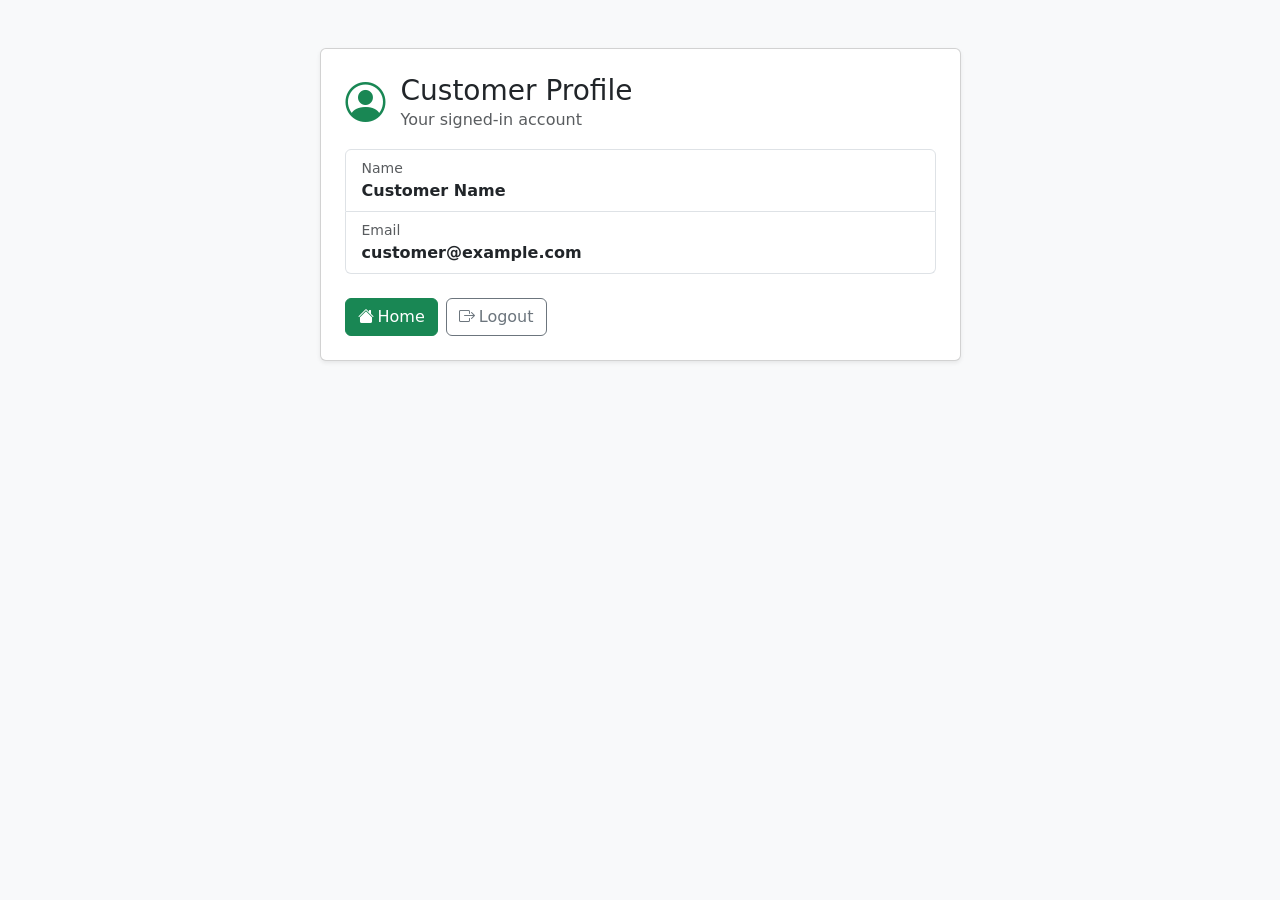
<file: profile.html>
<!DOCTYPE html>
<html xmlns:th="http://www.thymeleaf.org" lang="en">
<head>
    <meta charset="UTF-8"/>
    <meta name="viewport" content="width=device-width, initial-scale=1.0"/>
    <title>Customer Profile</title>
    <link href="https://cdn.jsdelivr.net/npm/bootstrap@5.3.0/dist/css/bootstrap.min.css" rel="stylesheet"/>
    <link href="https://cdn.jsdelivr.net/npm/bootstrap-icons@1.11.0/font/bootstrap-icons.css" rel="stylesheet"/>
</head>
<body class="bg-light">
<div class="container py-5">
    <div class="row justify-content-center">
        <div class="col-md-7">
            <div class="card shadow-sm">
                <div class="card-body p-4">
                    <div class="d-flex align-items-center gap-3 mb-3">
                        <i class="bi bi-person-circle fs-1 text-success"></i>
                        <div>
                            <h3 class="mb-0">Customer Profile</h3>
                            <p class="text-muted mb-0">Your signed-in account</p>
                        </div>
                    </div>

                    <div class="list-group mb-4">
                        <div class="list-group-item">
                            <small class="text-muted d-block">Name</small>
                            <strong th:text="${customerName}">Customer Name</strong>
                        </div>
                        <div class="list-group-item">
                            <small class="text-muted d-block">Email</small>
                            <strong th:text="${customerEmail}">customer@example.com</strong>
                        </div>
                    </div>

                    <div class="d-flex gap-2 flex-wrap">
                        <a th:href="@{/}" class="btn btn-success">
                            <i class="bi bi-house-fill me-1"></i>Home
                        </a>
                        <a th:href="@{/logout}" class="btn btn-outline-secondary">
                            <i class="bi bi-box-arrow-right me-1"></i>Logout
                        </a>
                    </div>
                </div>
            </div>
        </div>
    </div>
</div>
</body>
</html>
</file>
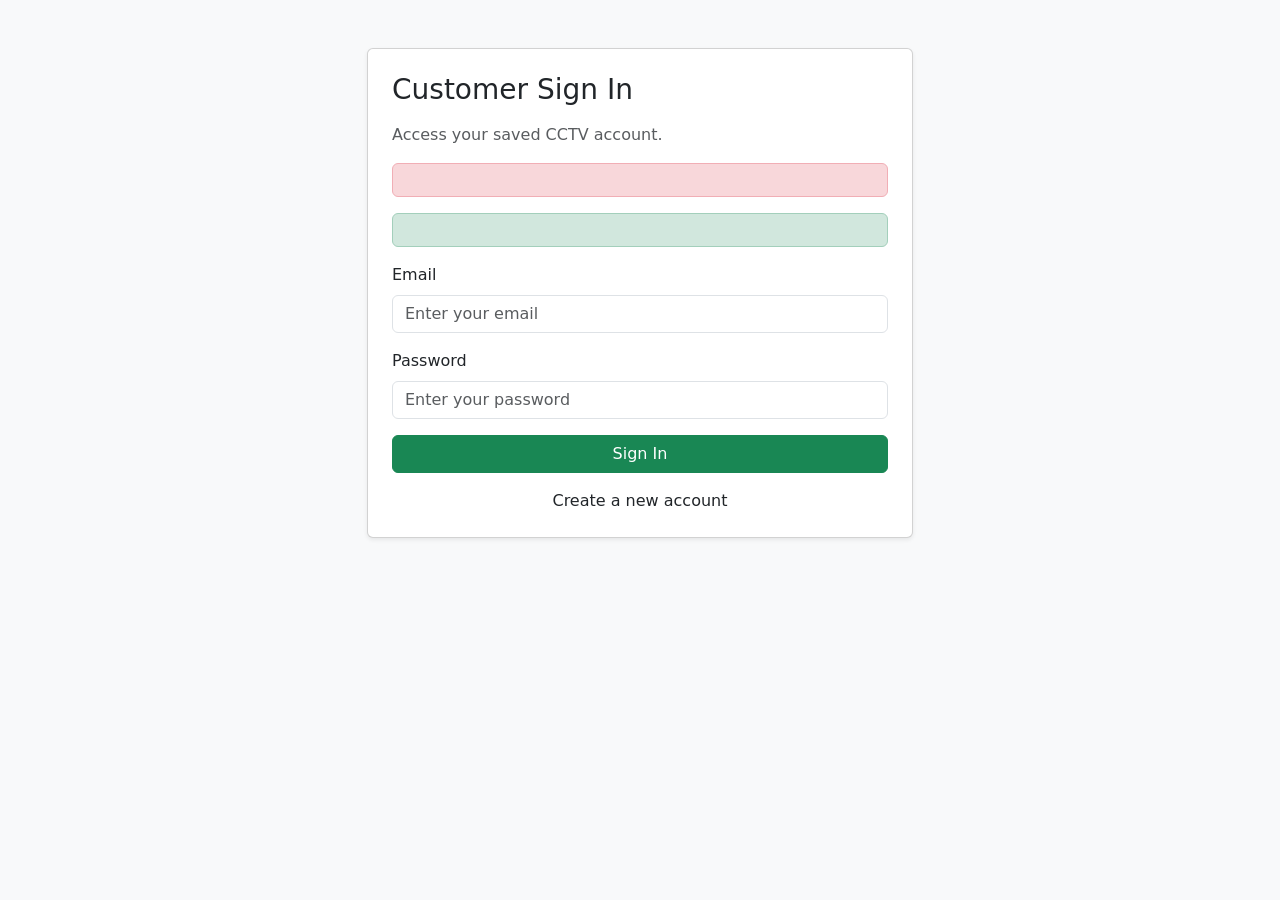
<file: signin.html>
<!DOCTYPE html>
<html xmlns:th="http://www.thymeleaf.org" lang="en">
<head>
    <meta charset="UTF-8"/>
    <meta name="viewport" content="width=device-width, initial-scale=1.0"/>
    <title>Customer Sign In</title>
    <link href="https://cdn.jsdelivr.net/npm/bootstrap@5.3.0/dist/css/bootstrap.min.css" rel="stylesheet"/>
</head>
<body class="bg-light">
<div class="container py-5">
    <div class="row justify-content-center">
        <div class="col-md-6">
            <div class="card shadow-sm">
                <div class="card-body p-4">
                    <h3 class="mb-3">Customer Sign In</h3>
                    <p class="text-muted">Access your saved CCTV account.</p>
                    <div th:if="${error}" class="alert alert-danger" th:text="${error}"></div>
                    <div th:if="${success}" class="alert alert-success" th:text="${success}"></div>
                    <form th:action="@{/signin}" th:object="${customerAccount}" method="post">
                        <div class="mb-3">
                            <label class="form-label">Email</label>
                            <input type="email" class="form-control" th:field="*{email}" placeholder="Enter your email" title="Email" required/>
                        </div>
                        <div class="mb-3">
                            <label class="form-label">Password</label>
                            <input type="password" class="form-control" th:field="*{password}" placeholder="Enter your password" title="Password" required/>
                        </div>
                        <button type="submit" class="btn btn-success w-100">Sign In</button>
                    </form>
                    <div class="mt-3 text-center">
                        <a th:href="@{/signup}">Create a new account</a>
                    </div>
                </div>
            </div>
        </div>
    </div>
</div>
</body>
</html>
</file>
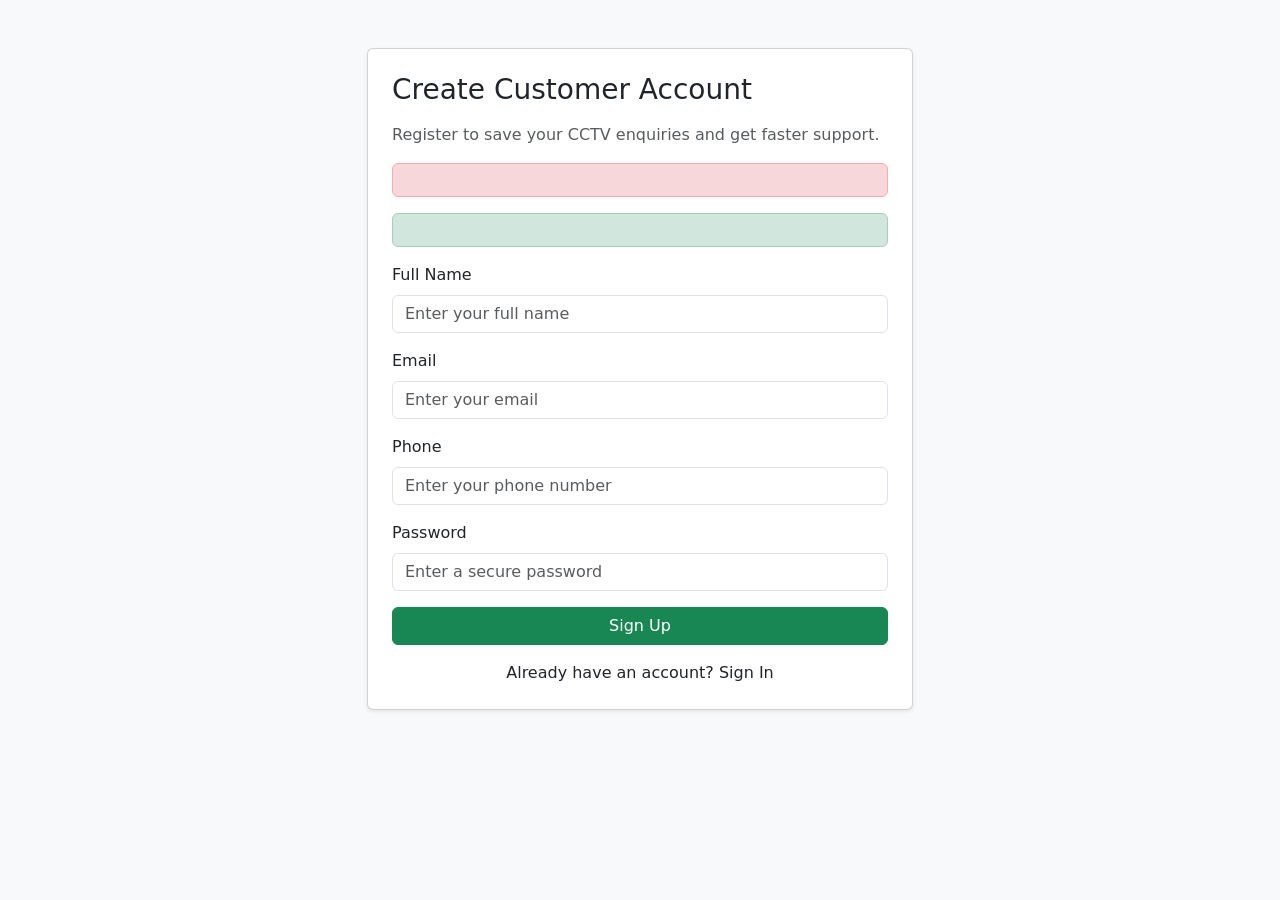
<file: signup.html>
<!DOCTYPE html>
<html xmlns:th="http://www.thymeleaf.org" lang="en">
<head>
    <meta charset="UTF-8"/>
    <meta name="viewport" content="width=device-width, initial-scale=1.0"/>
    <title>Customer Sign Up</title>
    <link href="https://cdn.jsdelivr.net/npm/bootstrap@5.3.0/dist/css/bootstrap.min.css" rel="stylesheet"/>
</head>
<body class="bg-light">
<div class="container py-5">
    <div class="row justify-content-center">
        <div class="col-md-6">
            <div class="card shadow-sm">
                <div class="card-body p-4">
                    <h3 class="mb-3">Create Customer Account</h3>
                    <p class="text-muted">Register to save your CCTV enquiries and get faster support.</p>
                    <div th:if="${error}" class="alert alert-danger" th:text="${error}"></div>
                    <div th:if="${success}" class="alert alert-success" th:text="${success}"></div>
                    <form th:action="@{/signup}" th:object="${customerAccount}" method="post">
                        <div class="mb-3">
                            <label class="form-label">Full Name</label>
                            <input id="fullName" type="text" class="form-control" th:field="*{fullName}" title="Full name" placeholder="Enter your full name" required/>
                        </div>
                        <div class="mb-3">
                            <label class="form-label">Email</label>
                            <input id="email" type="email" class="form-control" th:field="*{email}" title="Email address" placeholder="Enter your email" required/>
                        </div>
                        <div class="mb-3">
                            <label class="form-label">Phone</label>
                            <input id="phone" type="tel" class="form-control" th:field="*{phone}" title="Phone number" placeholder="Enter your phone number" required/>
                        </div>
                        <div class="mb-3">
                            <label class="form-label">Password</label>
                            <input id="password" type="password" class="form-control" th:field="*{password}" title="Password" placeholder="Enter a secure password" required/>
                        </div>
                        <button type="submit" class="btn btn-success w-100">Sign Up</button>
                    </form>
                    <div class="mt-3 text-center">
                        <a th:href="@{/signin}">Already have an account? Sign In</a>
                    </div>
                </div>
            </div>
        </div>
    </div>
</div>
</body>
</html>
</file>
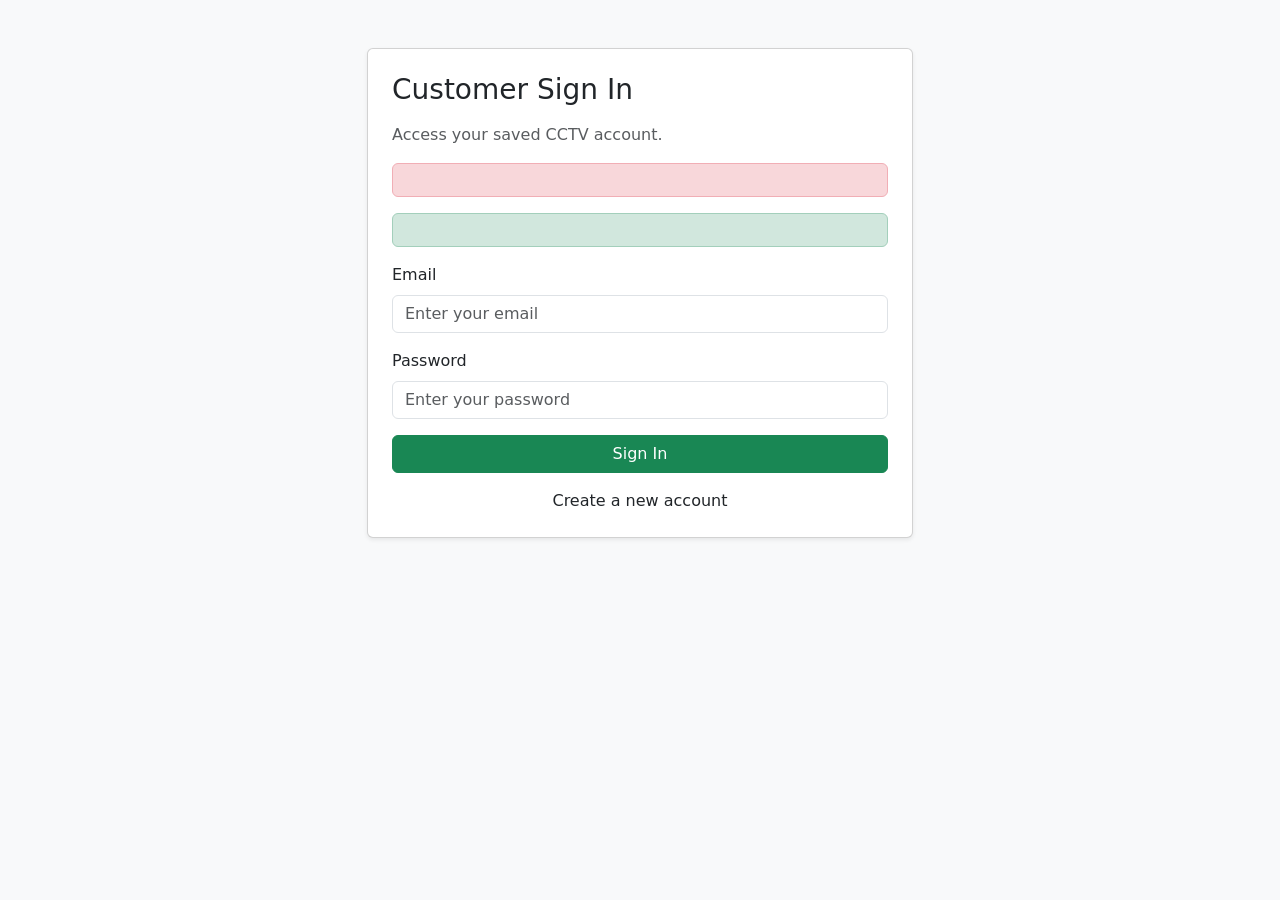
<file: target/classes/templates/signin.html>
<!DOCTYPE html>
<html xmlns:th="http://www.thymeleaf.org" lang="en">
<head>
    <meta charset="UTF-8"/>
    <meta name="viewport" content="width=device-width, initial-scale=1.0"/>
    <title>Customer Sign In</title>
    <link href="https://cdn.jsdelivr.net/npm/bootstrap@5.3.0/dist/css/bootstrap.min.css" rel="stylesheet"/>
</head>
<body class="bg-light">
<div class="container py-5">
    <div class="row justify-content-center">
        <div class="col-md-6">
            <div class="card shadow-sm">
                <div class="card-body p-4">
                    <h3 class="mb-3">Customer Sign In</h3>
                    <p class="text-muted">Access your saved CCTV account.</p>
                    <div th:if="${error}" class="alert alert-danger" th:text="${error}"></div>
                    <div th:if="${success}" class="alert alert-success" th:text="${success}"></div>
                    <form th:action="@{/signin}" th:object="${customerAccount}" method="post">
                        <div class="mb-3">
                            <label class="form-label">Email</label>
                            <input type="email" class="form-control" th:field="*{email}" placeholder="Enter your email" title="Email" required/>
                        </div>
                        <div class="mb-3">
                            <label class="form-label">Password</label>
                            <input type="password" class="form-control" th:field="*{password}" placeholder="Enter your password" title="Password" required/>
                        </div>
                        <button type="submit" class="btn btn-success w-100">Sign In</button>
                    </form>
                    <div class="mt-3 text-center">
                        <a th:href="@{/signup}">Create a new account</a>
                    </div>
                </div>
            </div>
        </div>
    </div>
</div>
</body>
</html>
</file>
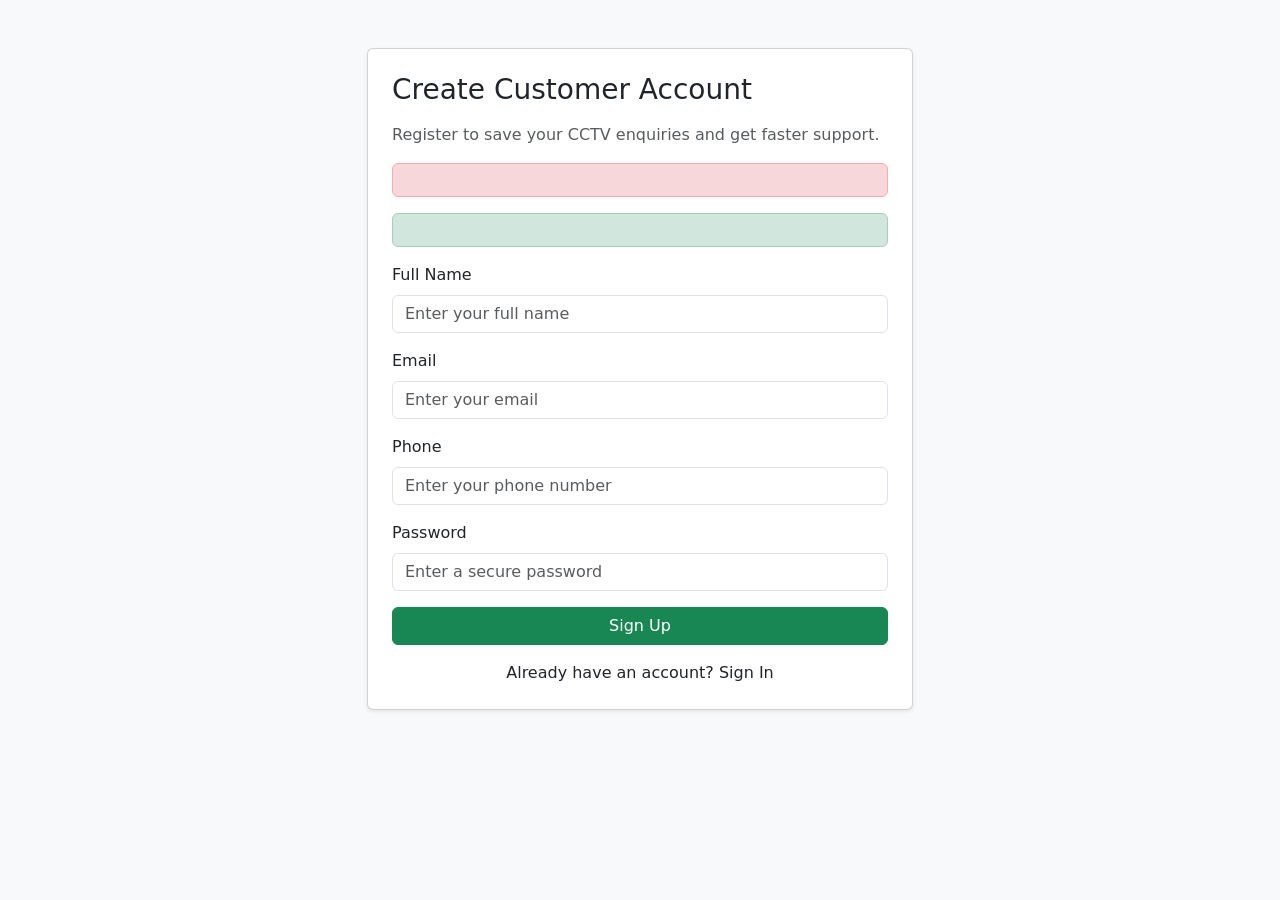
<file: target/classes/templates/signup.html>
<!DOCTYPE html>
<html xmlns:th="http://www.thymeleaf.org" lang="en">
<head>
    <meta charset="UTF-8"/>
    <meta name="viewport" content="width=device-width, initial-scale=1.0"/>
    <title>Customer Sign Up</title>
    <link href="https://cdn.jsdelivr.net/npm/bootstrap@5.3.0/dist/css/bootstrap.min.css" rel="stylesheet"/>
</head>
<body class="bg-light">
<div class="container py-5">
    <div class="row justify-content-center">
        <div class="col-md-6">
            <div class="card shadow-sm">
                <div class="card-body p-4">
                    <h3 class="mb-3">Create Customer Account</h3>
                    <p class="text-muted">Register to save your CCTV enquiries and get faster support.</p>
                    <div th:if="${error}" class="alert alert-danger" th:text="${error}"></div>
                    <div th:if="${success}" class="alert alert-success" th:text="${success}"></div>
                    <form th:action="@{/signup}" th:object="${customerAccount}" method="post">
                        <div class="mb-3">
                            <label class="form-label">Full Name</label>
                            <input id="fullName" type="text" class="form-control" th:field="*{fullName}" title="Full name" placeholder="Enter your full name" required/>
                        </div>
                        <div class="mb-3">
                            <label class="form-label">Email</label>
                            <input id="email" type="email" class="form-control" th:field="*{email}" title="Email address" placeholder="Enter your email" required/>
                        </div>
                        <div class="mb-3">
                            <label class="form-label">Phone</label>
                            <input id="phone" type="tel" class="form-control" th:field="*{phone}" title="Phone number" placeholder="Enter your phone number" required/>
                        </div>
                        <div class="mb-3">
                            <label class="form-label">Password</label>
                            <input id="password" type="password" class="form-control" th:field="*{password}" title="Password" placeholder="Enter a secure password" required/>
                        </div>
                        <button type="submit" class="btn btn-success w-100">Sign Up</button>
                    </form>
                    <div class="mt-3 text-center">
                        <a th:href="@{/signin}">Already have an account? Sign In</a>
                    </div>
                </div>
            </div>
        </div>
    </div>
</div>
</body>
</html>
</file>
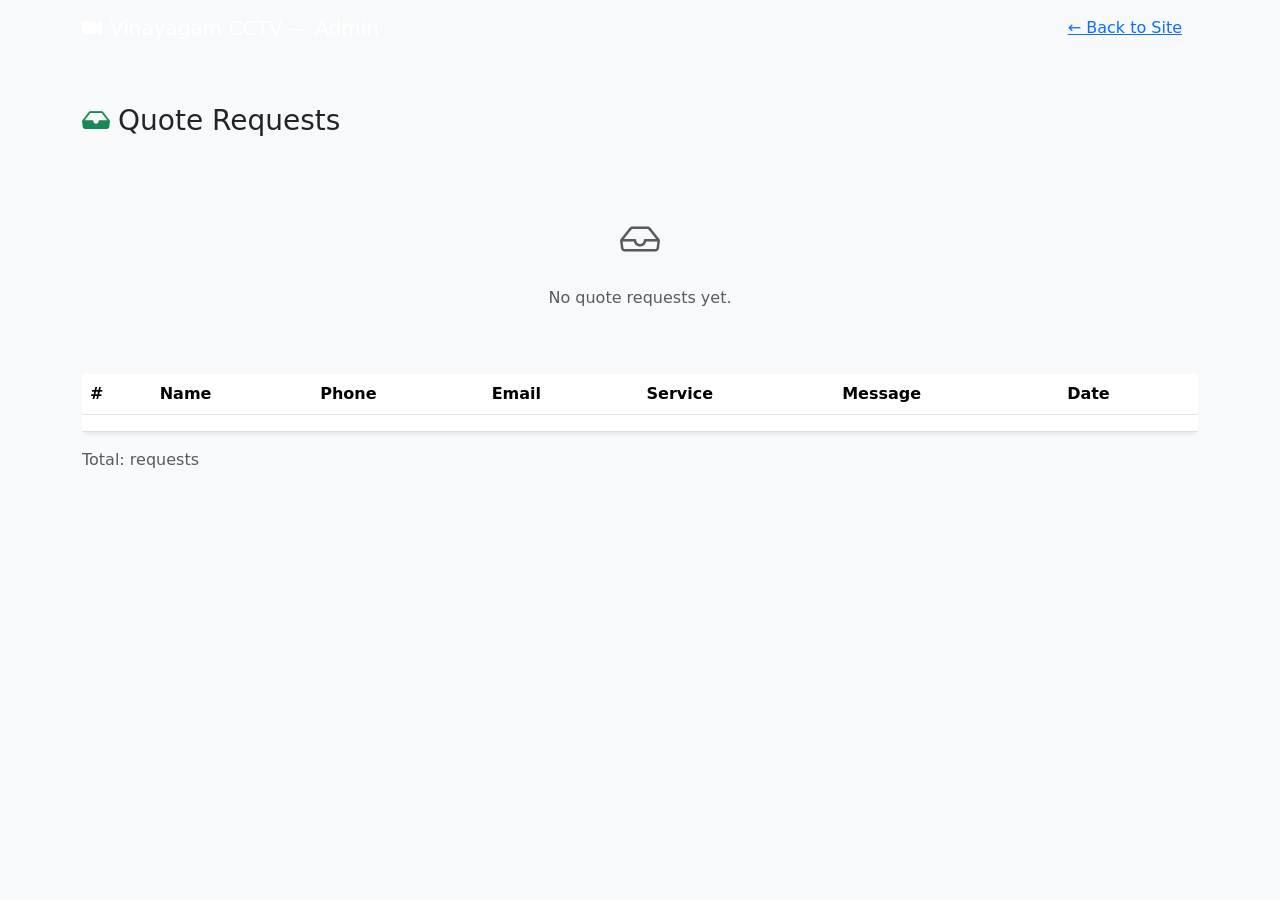
<file: target/classes/templates/admin/quotes.html>
<!DOCTYPE html>
<html lang="en" xmlns:th="http://www.thymeleaf.org">
<head>
    <meta charset="UTF-8"/>
    <meta name="viewport" content="width=device-width, initial-scale=1"/>
    <title>Admin - Quote Requests | Vinayagam CCTV</title>
    <link href="https://cdn.jsdelivr.net/npm/bootstrap@5.3.0/dist/css/bootstrap.min.css" rel="stylesheet"/>
    <link href="https://cdn.jsdelivr.net/npm/bootstrap-icons@1.11.0/font/bootstrap-icons.css" rel="stylesheet"/>
    <link th:href="@{/css/style.css}" rel="stylesheet"/>
</head>
<body class="bg-light">

<nav class="navbar navbar-dark">
    <div class="container">
        <a class="navbar-brand" th:href="@{/}">
            <i class="bi bi-camera-video-fill me-2"></i>Vinayagam <span>CCTV</span> — Admin
        </a>
        <a th:href="@{/}" class="btn-outline-green py-2 px-3">← Back to Site</a>
    </div>
</nav>

<div class="container py-5">
    <h3 class="mb-4"><i class="bi bi-inbox-fill me-2 text-success"></i>Quote Requests</h3>

    <div th:if="${quotes.empty}" class="text-center py-5 text-muted">
        <i class="bi bi-inbox fs-1"></i>
        <p class="mt-3">No quote requests yet.</p>
    </div>

    <div class="table-responsive" th:if="${!quotes.empty}">
        <table class="table table-hover bg-white rounded shadow-sm">
            <thead class="bg-dark text-white">
                <tr>
                    <th>#</th>
                    <th>Name</th>
                    <th>Phone</th>
                    <th>Email</th>
                    <th>Service</th>
                    <th>Message</th>
                    <th>Date</th>
                </tr>
            </thead>
            <tbody>
                <tr th:each="q, stat : ${quotes}">
                    <td th:text="${stat.count}"></td>
                    <td th:text="${q.name}"></td>
                    <td><a th:href="'tel:' + ${q.phone}" th:text="${q.phone}"></a></td>
                    <td><a th:href="'mailto:' + ${q.email}" th:text="${q.email}"></a></td>
                    <td>
                        <span class="badge bg-success" th:text="${q.service}"></span>
                    </td>
                    <td th:text="${q.message}"></td>
                    <td th:text="${#temporals.format(q.createdAt, 'dd MMM yyyy HH:mm')}"></td>
                </tr>
            </tbody>
        </table>
        <p class="text-muted mt-2">Total: <strong th:text="${quotes.size()}"></strong> requests</p>
    </div>
</div>

<script src="https://cdn.jsdelivr.net/npm/bootstrap@5.3.0/dist/js/bootstrap.bundle.min.js"></script>
</body>
</html>
</file>
